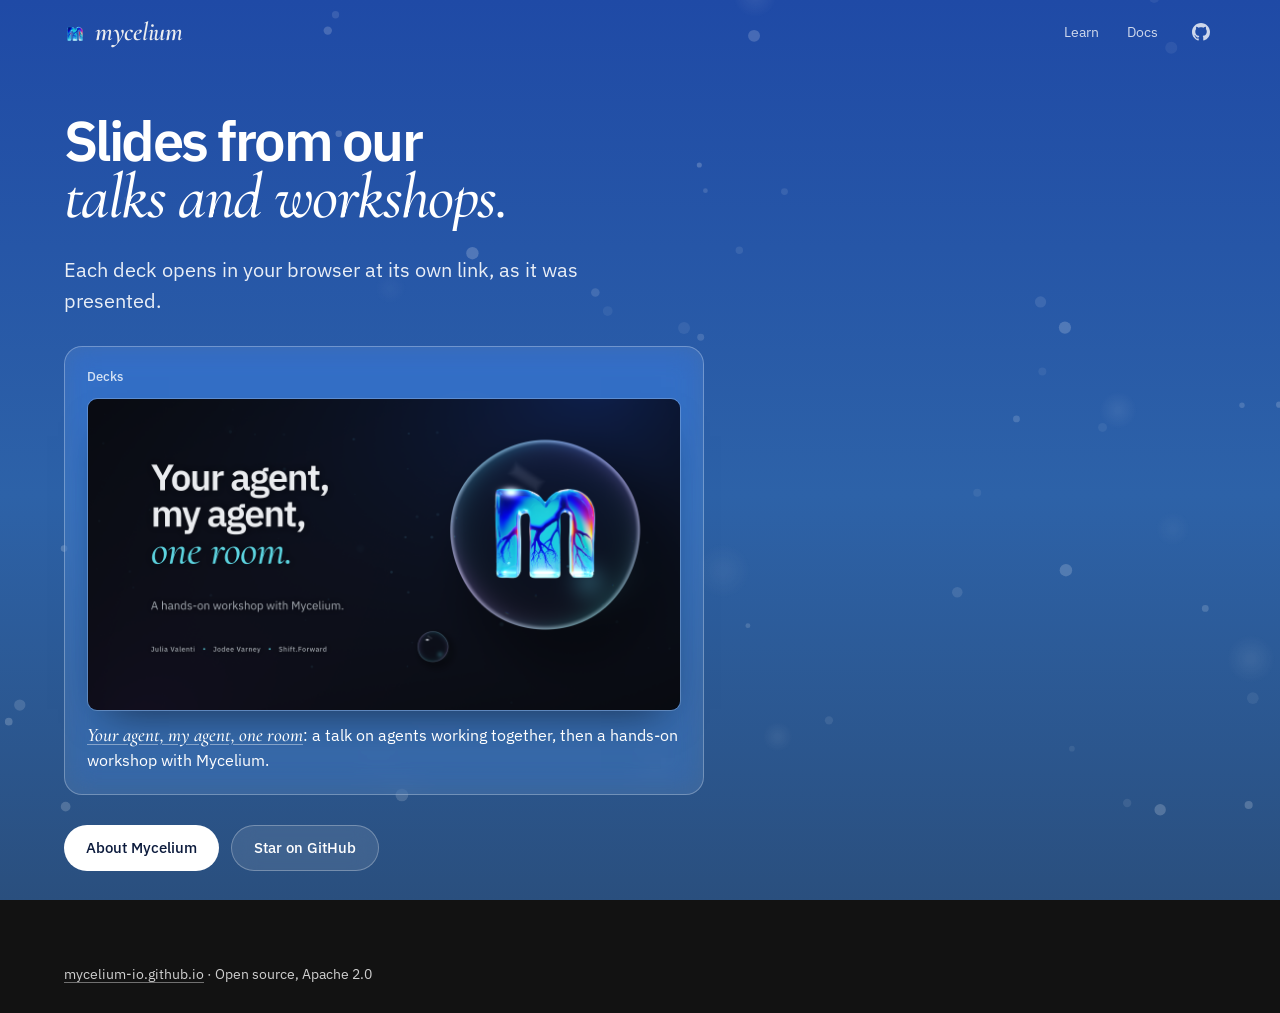
<file: index.html>
<!DOCTYPE html>
<html lang="en">
<head>
<meta charset="UTF-8">
<meta name="viewport" content="width=device-width, initial-scale=1.0">
<title>mycelium · slides</title>
<meta name="description" content="Slides from talks and workshops about Mycelium, each deck at its own link.">
<meta property="og:title" content="mycelium · slides">
<meta property="og:description" content="Slides from talks and workshops about Mycelium, each deck at its own link.">
<meta property="og:image" content="https://mycelium-io.github.io/slides/og.png">
<meta property="og:image:width" content="1200">
<meta property="og:image:height" content="630">
<meta property="og:image:alt" content="Many agents. One outcome. Five iridescent glass droplets, labelled as agents, joined in a ring on a cobalt field.">
<meta property="og:url" content="https://mycelium-io.github.io/slides/">
<meta property="og:type" content="website">
<meta property="og:site_name" content="mycelium">
<meta name="twitter:card" content="summary_large_image">
<meta name="twitter:title" content="mycelium · slides">
<meta name="twitter:description" content="Slides from talks and workshops about Mycelium, each deck at its own link.">
<meta name="twitter:image" content="https://mycelium-io.github.io/slides/og.png">
<meta name="theme-color" content="#1f4aa6">
<link rel="icon" type="image/png" href="logo-256.png">
<link rel="preconnect" href="https://fonts.googleapis.com">
<link rel="preconnect" href="https://fonts.gstatic.com" crossorigin>
<link rel="stylesheet" href="https://fonts.googleapis.com/css2?family=Cormorant+Garamond:ital,wght@1,500;1,600&family=IBM+Plex+Sans:wght@400;500;600&display=swap">
<style>
  /* A quieter cousin of the org site (mycelium-io.github.io, site.css): its
     palette, type and buttons, on its cobalt field without the glass. */
  :root {
    --night: #0b0d12;
    --ink: #eaecef;
    --line: rgba(255, 255, 255, 0.08);
    --cyan: #5dd4e0;
    --sans: 'IBM Plex Sans', -apple-system, BlinkMacSystemFont, sans-serif;
    --serif: 'Cormorant Garamond', Georgia, serif;
    --wrap: 1320px;
    --gutter: clamp(16px, 5vw, 64px);
    --edge: max(var(--gutter), calc((100vw - var(--wrap)) / 2 + var(--gutter)));
    --ease: cubic-bezier(0.22, 1, 0.36, 1);
    color-scheme: dark;
  }
  * { box-sizing: border-box; margin: 0; padding: 0; }
  body {
    min-height: 100svh;
    display: flex;
    flex-direction: column;
    /* The org site's cobalt field, a step quieter: less saturated, no glass,
       and settling toward the night at the foot of the page. */
    background: linear-gradient(to bottom, #1f4aa6, #2d62a8 55%, #2a4f7e) fixed;
    color: var(--ink);
    font: 400 16px/1.6 var(--sans);
    -webkit-font-smoothing: antialiased;
    overflow-x: clip;
  }
  ::selection { background: rgba(93, 212, 224, 0.3); color: #fff; }
  #motes { position: fixed; inset: 0; width: 100%; height: 100%; z-index: -1; pointer-events: none; }
  a { color: inherit; text-decoration: none; }
  :focus-visible { outline: 2px solid var(--cyan); outline-offset: 3px; border-radius: 4px; }

  .nav {
    height: 64px;
    display: flex; align-items: center; gap: 32px;
    padding: 0 var(--gutter);
  }
  .nav-brand {
    display: flex; align-items: center; gap: 9px;
    font: italic 600 26px/1 var(--serif); letter-spacing: -0.01em;
  }
  .nav-brand img { width: 22px; height: 22px; transform: translateY(2px); }
  .nav-links { margin-left: auto; display: flex; align-items: center; gap: 28px; font-size: 14px; }
  .nav-links a { color: rgba(255, 255, 255, 0.78); transition: color 0.2s; }
  .nav-links a:hover { color: #fff; }
  .nav-gh { display: flex; padding: 6px; }

  .hero {
    flex: 1;
    display: flex; align-items: center;
    padding: 48px var(--gutter) 72px var(--edge);
  }
  .hero-inner { max-width: 640px; }
  h1 {
    font-weight: 600;
    font-size: clamp(40px, 4.4vw, 62px);
    line-height: 0.98;
    letter-spacing: -0.045em;
    color: #fff;
    margin-bottom: 28px;
  }
  .line { display: block; overflow: hidden; padding-bottom: 0.08em; margin-bottom: -0.08em; }
  .line > span { display: inline-block; transform: translateY(108%); transition: transform 1.1s var(--ease); }
  .line + .line > span { transition-delay: 0.12s; }
  .is-ready .line > span { transform: none; }
  .line--serif {
    font: italic 500 1.14em/0.92 var(--serif);
    letter-spacing: -0.025em;
  }
  .sub {
    font-size: clamp(17px, 1.6vw, 20px);
    line-height: 1.55;
    color: rgba(255, 255, 255, 0.9);
    max-width: 30em;
    margin-bottom: 30px;
  }
  /* Where the decks will be listed: a pane of frosted glass. */
  .decks {
    border: 1px solid rgba(255, 255, 255, 0.28);
    border-radius: 18px;
    background: rgba(255, 255, 255, 0.1);
    backdrop-filter: blur(14px) saturate(1.3);
    -webkit-backdrop-filter: blur(14px) saturate(1.3);
    padding: 20px 22px;
    margin-bottom: 30px;
  }
  .decks h2 { font-size: 13px; font-weight: 500; color: rgba(255, 255, 255, 0.8); margin-bottom: 6px; }
  .decks p { color: #fff; }
  .deck { display: block; margin-top: 10px; }
  .deck img {
    display: block; width: 100%; height: auto;
    border-radius: 10px;
    border: 1px solid rgba(255, 255, 255, 0.2);
    box-shadow: 0 18px 40px -20px rgba(0, 0, 0, 0.6);
    transition: transform 0.4s var(--ease);
  }
  .deck:hover img { transform: translateY(-2px); }
  .deck p { margin-top: 12px; }
  .deck em { font: italic 500 1.2em/1 var(--serif); text-decoration: underline; text-decoration-color: rgba(255, 255, 255, 0.4); text-underline-offset: 3px; }
  .deck:hover em { text-decoration-color: #fff; }
  .actions { display: flex; flex-wrap: wrap; gap: 12px; }
  .btn {
    display: inline-flex; align-items: center; gap: 8px;
    height: 46px; padding: 0 22px; border-radius: 999px;
    font-size: 15px; font-weight: 500; white-space: nowrap;
    transition: transform 0.3s var(--ease), background 0.2s, box-shadow 0.3s;
  }
  .btn:hover { transform: translateY(-1px); }
  .btn-light { background: #fff; color: #0b1a3c; }
  .btn-light:hover { box-shadow: 0 10px 30px -10px rgba(255, 255, 255, 0.6); }
  .btn-glass {
    color: #fff;
    background: rgba(255, 255, 255, 0.1);
    border: 1px solid rgba(255, 255, 255, 0.28);
    backdrop-filter: blur(12px); -webkit-backdrop-filter: blur(12px);
  }
  .btn-glass:hover { background: rgba(255, 255, 255, 0.18); }
  .sub, .decks, .actions { opacity: 0; transform: translateY(16px); transition: opacity 1s var(--ease), transform 1s var(--ease); }
  .is-ready .sub { opacity: 1; transform: none; transition-delay: 0.3s; }
  .is-ready .decks { opacity: 1; transform: none; transition-delay: 0.42s; }
  .is-ready .actions { opacity: 1; transform: none; transition-delay: 0.54s; }

  footer {
    padding: 20px var(--gutter) 28px var(--edge);
    font-size: 14px;
    color: rgba(255, 255, 255, 0.8);
  }
  footer a { text-decoration: underline; text-decoration-color: rgba(255, 255, 255, 0.4); text-underline-offset: 3px; }
  footer a:hover { color: #fff; }

  @media (max-width: 860px) {
    .nav { gap: 14px; }
    .nav-links { gap: 14px; }
    .nav-links .wide { display: none; }
    .hero { align-items: flex-start; padding-top: 32px; }
  }
  @media (prefers-reduced-motion: reduce) {
    .line > span, .sub, .decks, .actions { transition: none; }
  }
</style>
</head>
<body>
<canvas id="motes" aria-hidden="true"></canvas>

<header class="nav">
  <a class="nav-brand" href="https://mycelium-io.github.io"><img src="logo-256.png" alt="" width="22" height="22">mycelium</a>
  <nav class="nav-links" aria-label="Mycelium">
    <a class="wide" href="https://mycelium-io.github.io/mycelium/learn.html">Learn</a>
    <a href="https://mycelium-io.github.io/mycelium/">Docs</a>
    <a class="nav-gh" href="https://github.com/mycelium-io/mycelium" aria-label="GitHub">
      <svg width="18" height="18" viewBox="0 0 16 16" fill="currentColor" aria-hidden="true"><path d="M8 0C3.58 0 0 3.58 0 8c0 3.54 2.29 6.53 5.47 7.59.4.07.55-.17.55-.38 0-.19-.01-.82-.01-1.49-2.01.37-2.53-.49-2.69-.94-.09-.23-.48-.94-.82-1.13-.28-.15-.68-.52-.01-.53.63-.01 1.08.58 1.23.82.72 1.21 1.87.87 2.33.66.07-.52.28-.87.51-1.07-1.78-.2-3.64-.89-3.64-3.95 0-.87.31-1.59.82-2.15-.08-.2-.36-1.02.08-2.12 0 0 .67-.21 2.2.82.64-.18 1.32-.27 2-.27s1.36.09 2 .27c1.53-1.04 2.2-.82 2.2-.82.44 1.1.16 1.92.08 2.12.51.56.82 1.27.82 2.15 0 3.07-1.87 3.75-3.65 3.95.29.25.54.73.54 1.48 0 1.07-.01 1.93-.01 2.2 0 .21.15.46.55.38A8.01 8.01 0 0016 8c0-4.42-3.58-8-8-8z"/></svg>
    </a>
  </nav>
</header>

<main class="hero">
  <div class="hero-inner">
    <h1>
      <span class="line"><span>Slides from our</span></span>
      <span class="line line--serif"><span>talks and workshops.</span></span>
    </h1>
    <p class="sub">Each deck opens in your browser at its own link, as it was presented.</p>
    <section class="decks" aria-labelledby="decks-title">
      <h2 id="decks-title">Decks</h2>
      <a class="deck" href="workshop/">
        <img src="workshop/og.png" alt="The deck's title slide" width="1200" height="630" loading="lazy">
        <p><em>Your agent, my agent, one room</em>: a talk on agents working together, then a hands-on workshop with Mycelium.</p>
      </a>
    </section>
    <div class="actions">
      <a class="btn btn-light" href="https://mycelium-io.github.io">About Mycelium</a>
      <a class="btn btn-glass" href="https://github.com/mycelium-io/mycelium">Star on GitHub</a>
    </div>
  </div>
</main>

<footer>
  <a href="https://mycelium-io.github.io">mycelium-io.github.io</a> · Open source, Apache 2.0
</footer>

<script>
  requestAnimationFrame(function () { document.documentElement.classList.add('is-ready'); });

  // The motes from the org site's glass (its `spores`), without the droplets:
  // two layers drifting upward and twinkling. The near layer is big and out of
  // focus and moves faster; the far one is small and sharp. Both lean a little
  // with the pointer. With reduced motion they hold still.
  (function () {
    var canvas = document.getElementById('motes');
    var g = canvas && canvas.getContext('2d');
    if (!g) return;
    var reduced = window.matchMedia('(prefers-reduced-motion: reduce)').matches;
    var W, H, dpr, motes = [];
    var LAYERS = [
      { per: 5, r: [12, 34], alpha: 0.07, speed: 0.06, sway: 0.22, soft: true },
      { per: 44, r: [2.3, 6.4], alpha: 0.2, speed: 0.03, sway: 0.08, soft: false },
    ];
    var mouse = { x: 0, y: 0, tx: 0, ty: 0 };
    function rand(a, b) { return a + Math.random() * (b - a); }
    function build() {
      dpr = Math.min(window.devicePixelRatio || 1, 2);
      W = window.innerWidth; H = window.innerHeight;
      canvas.width = W * dpr; canvas.height = H * dpr;
      g.setTransform(dpr, 0, 0, dpr, 0, 0);
      motes = [];
      LAYERS.forEach(function (L) {
        // `per` is how many to a square of the screen's height, as in the shader.
        var n = Math.round(L.per * (W / H));
        for (var i = 0; i < n; i++) {
          motes.push({ L: L, x: Math.random() * W, y: Math.random() * H, r: rand(L.r[0], L.r[1]), ph: Math.random() * 40 });
        }
      });
    }
    function draw(t) {
      g.clearRect(0, 0, W, H);
      mouse.x += (mouse.tx - mouse.x) * 0.04;
      mouse.y += (mouse.ty - mouse.y) * 0.04;
      for (var i = 0; i < motes.length; i++) {
        var m = motes[i], L = m.L;
        var y = ((m.y - t * L.speed * H) % (H + 80) + H + 80) % (H + 80) - 40;
        var x = m.x - mouse.x * L.sway * H * 0.1;
        var y2 = y - mouse.y * L.sway * H * 0.1;
        var a = L.alpha * (0.65 + 0.35 * Math.sin(t * 1.3 + m.ph));
        if (L.soft) {
          var grad = g.createRadialGradient(x, y2, 0, x, y2, m.r);
          grad.addColorStop(0, 'rgba(255,255,255,' + a.toFixed(3) + ')');
          grad.addColorStop(0.15, 'rgba(255,255,255,' + a.toFixed(3) + ')');
          grad.addColorStop(1, 'rgba(255,255,255,0)');
          g.fillStyle = grad;
        } else {
          g.fillStyle = 'rgba(255,255,255,' + a.toFixed(3) + ')';
        }
        g.beginPath(); g.arc(x, y2, m.r, 0, 6.2832); g.fill();
      }
    }
    var start = performance.now();
    function frame(now) {
      draw((now - start) / 1000);
      requestAnimationFrame(frame);
    }
    window.addEventListener('pointermove', function (e) {
      mouse.tx = (e.clientX / W - 0.5) * 2;
      mouse.ty = (e.clientY / H - 0.5) * 2;
    }, { passive: true });
    window.addEventListener('resize', function () { build(); if (reduced) draw(0); });
    build();
    if (reduced) draw(0); else requestAnimationFrame(frame);
  })();
</script>
</body>
</html>
</file>
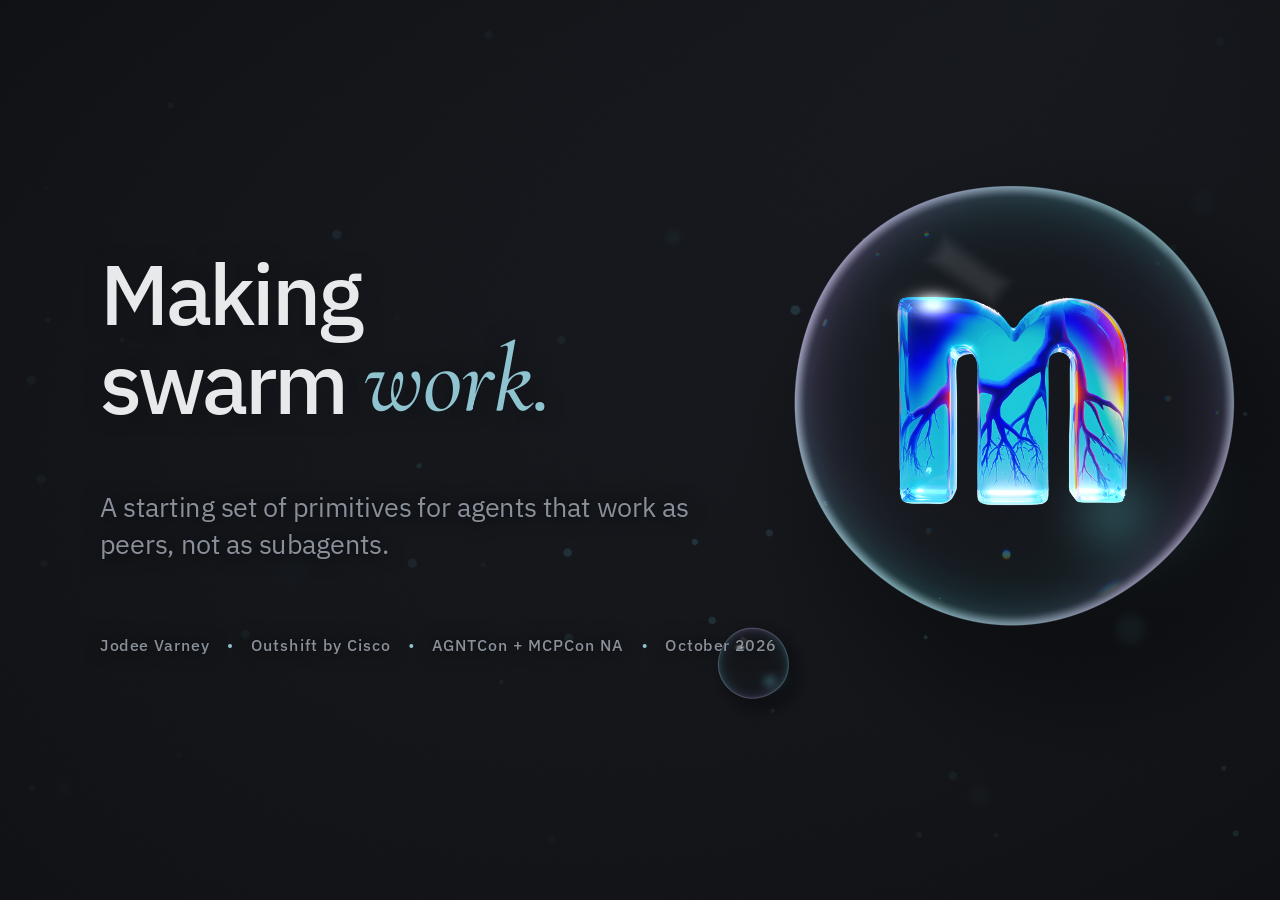
<file: AGNTCon/index.html>
<!doctype html>
<!-- SPDX-License-Identifier: Apache-2.0 -->
<!-- Copyright 2026 Mycelium Contributors -->
<html lang="en">
<head>
<meta charset="utf-8">
<meta name="viewport" content="width=device-width, initial-scale=1">
<title>Making Swarm Work</title>
<meta name="description" content="Coordination primitives for decentralized multi-agent systems. AGNTCon + MCPCon NA.">
<link rel="icon" href="logo.png">
<link rel="stylesheet" href="deck.css?v=5">
<style>
  /* One press brings in the whole bottom row and its arrows together. */
  .later { opacity: 0.06; transform: translateY(10px); filter: blur(3px); transition: opacity 0.5s, transform 0.5s, filter 0.5s; }
  .slide:has(.apps.shown) .later { opacity: 1; transform: none; filter: none; }

  .grid2.when { margin: 30px 0 24px; gap: 20px; }
  .grid2.when { grid-auto-rows: 1fr; }
  .grid2.when .box { min-height: 238px; padding: 36px 40px; gap: 12px; justify-content: center; }

  /* Backup: L9 protocols chart */
  .l9top { display: grid; grid-template-columns: 1fr 190px 1fr; align-items: center; gap: 14px; margin-top: 14px; max-width: 1740px; }
  .pcard { padding: 30px 36px; border: 3px solid; border-radius: 20px; min-height: 270px; background: color-mix(in srgb, var(--text) 3%, transparent); }
  .pcard.acc { border-color: #7bd88f; box-shadow: 0 0 40px color-mix(in srgb, #7bd88f 22%, transparent); }
  .pcard.con { border-color: #f5a524; box-shadow: 0 0 40px color-mix(in srgb, #f5a524 22%, transparent); }
  .pcard h3 { margin: 0 0 14px; font: 700 58px/1 var(--sans); letter-spacing: -0.01em; } .pcard h3 small { font: 600 28px var(--sans); color: var(--text); margin-left: 12px; letter-spacing: 0; }
  .pcard.acc h3 { color: #7bd88f; } .pcard.con h3 { color: #f5a524; }
  .pcard p { margin: 0 0 14px; font-size: 27px; line-height: 1.35; }
  .pcard .fixes { font-size: 23px; color: var(--muted); } .pcard .fixes b { color: #7bd88f; letter-spacing: 0.06em; margin-right: 8px; } .pcard.con .fixes b { color: #f5a524; }
  .l9top .mid { display: flex; align-items: center; justify-content: center; gap: 8px; }
  .l9top .arr { color: #7bd88f; font-size: 36px; } .l9top .arr.o { color: #f5a524; }
  .l9top .work { text-align: center; padding: 18px 12px; border: 2px solid var(--mid-line); border-radius: 16px; background: color-mix(in srgb, var(--text) 4%, transparent); }
  .l9top .work b { display: block; font: 600 30px var(--sans); } .l9top .work small { font-size: 20px; color: var(--muted); }
  .l9res { display: grid; grid-template-columns: 190px repeat(4, 1fr); gap: 12px; margin-top: 24px; max-width: 1740px; align-items: stretch; }
  .l9res .hd { font: 600 20px var(--sans); letter-spacing: 0.1em; text-transform: uppercase; color: var(--muted); }
  .l9res .lab { display: flex; align-items: center; padding: 0 20px; border: 2px solid; border-radius: 14px; font: 700 28px var(--sans); }
  .l9res .lab.acc { color: #7bd88f; border-color: color-mix(in srgb, #7bd88f 55%, transparent); } .l9res .lab.con { color: #f5a524; border-color: color-mix(in srgb, #f5a524 55%, transparent); }
  .l9res .cell { padding: 16px 20px; border: 2px solid var(--mid-line); border-radius: 14px; font-size: 22px; line-height: 1.3; color: var(--muted); background: color-mix(in srgb, var(--text) 4%, transparent); }
  .l9res .cell b { display: inline-block; font: 700 44px/1 var(--sans); color: var(--text); margin-right: 8px; } .l9res .cell b.g { color: #7bd88f; }
  .l9foot { margin: 18px 0 0; text-align: center; font: 600 28px var(--sans); }
  .l9note { margin: 10px 0 0; text-align: center; font-size: 24px; color: var(--muted); } .l9note em { color: var(--accent); }

  /* The room: screenshot with numbered callouts */
  .tour { display: grid; grid-template-columns: 1200px 1fr; gap: 40px; margin-top: 24px; align-items: start; }
  .tour .shot { position: relative; border: 2px solid var(--mid-line); border-radius: 12px; overflow: hidden; }
  .tour .shot img { display: block; width: 100%; height: auto; }
  .tour .mk { position: absolute; width: 46px; height: 46px; margin: -23px 0 0 -23px; display: grid; place-items: center; border-radius: 50%; background: var(--accent); color: var(--accent-ink, #04141a); font: 700 26px var(--sans); box-shadow: 0 0 0 6px color-mix(in srgb, var(--accent) 30%, transparent); opacity: 0; transition: opacity 0.4s; }
  .tour .legend { list-style: none; margin: 0; padding: 0; display: grid; gap: 14px; }
  .tour .lg { display: grid; grid-template-columns: 46px 1fr; gap: 18px; align-items: start; opacity: 0.12; transition: opacity 0.4s; }
  .tour .lg .num { display: grid; place-items: center; width: 46px; height: 46px; border-radius: 50%; border: 2px solid var(--accent); color: var(--accent); font: 700 26px var(--sans); }
  .tour .lg h3 { margin: 0 0 2px; font: 600 32px/1.1 var(--sans); } .tour .lg p { margin: 0; font-size: 23px; line-height: 1.3; color: var(--muted); }
  .slide:has(.b1.shown) .m1 { opacity: 1; } .slide:has(.b1.shown) .l1 { opacity: 1; }
  .slide:has(.b2.shown) .m2 { opacity: 1; } .slide:has(.b2.shown) .l2 { opacity: 1; }
  .slide:has(.b3.shown) .m3 { opacity: 1; } .slide:has(.b3.shown) .l3 { opacity: 1; }
  .slide:has(.b4.shown) .m4 { opacity: 1; } .slide:has(.b4.shown) .l4 { opacity: 1; }
  .slide:has(.b5.shown) .m5 { opacity: 1; } .slide:has(.b5.shown) .l5 { opacity: 1; }
  .slide:has(.b6.shown) .m6 { opacity: 1; } .slide:has(.b6.shown) .l6 { opacity: 1; }

  /* The deck makes <b> a block inside boxes; keep these names inline with their definitions. */
  .scripts b { display: inline; font-weight: 600; color: var(--text); }

  /* Print: ?notes puts each slide on a letter page with its speaker notes under it. */
  .print-notes { display: none; }
  @media print { .no-print-banner { display: none !important; } }
  @media print {
    html.notes-print body { background: #fff; }
    html.notes-print .deck { width: auto; }
    html.notes-print .slide { zoom: 0.375; break-after: avoid; margin: 0 auto; border: 1px solid #ccc; }
    html.notes-print .print-notes { display: block; break-after: page; padding: 14px 4px 0; font: 12.5pt/1.45 Helvetica, Arial, sans-serif; color: #111; }
    html.notes-print .print-notes h4 { margin: 0 0 8px; font: 700 11pt Helvetica, Arial, sans-serif; color: #444; text-transform: uppercase; letter-spacing: 0.04em; }
    html.notes-print .print-notes, html.notes-print .print-notes p, html.notes-print .print-notes li, html.notes-print .print-notes b { font-size: 12pt !important; line-height: 1.4 !important; max-width: none !important; }
    html.notes-print .print-notes p { margin: 0 0 7px !important; color: #111 !important; }
    html.notes-print .print-notes code { font: 11pt/1.3 Menlo, monospace !important; background: #eee; padding: 0 3px; }
  }

  /* A second slide that shows the turned-over side of the frame, with no click. */
  .turn.turned .now { opacity: 0; } .turn.turned .then { opacity: 1; }
  .turn.turned .triad .box { border-color: color-mix(in srgb, var(--red) 55%, transparent); }
  .turn.turned .triad .box h3 { color: var(--red); }

  /* Primitives slide: blocks 4 and 5 and the closing lines arrive together on one press. */
  .later2 { opacity: 0; transform: translateY(14px); transition: opacity 0.5s, transform 0.5s; }
  .slide:has(.p2.shown) .later2 { opacity: 1; transform: none; }
  @media print { .later2 { opacity: 1 !important; transform: none !important; } }

  /* Video and recap slides */
  .vid { margin: 30px auto 0; text-align: center; }
  .vid video { width: 1400px; max-width: 100%; max-height: 800px; border-radius: 12px; background: #000; }
  .recap { display: grid; gap: 16px; margin: 34px 0 0; max-width: 1720px; }
  .recap .row { display: grid; grid-template-columns: 300px 1fr; gap: 34px; align-items: center; padding: 22px 34px; border: 2px solid var(--mid-line); border-radius: 16px; background: color-mix(in srgb, var(--text) 4%, transparent); }
  .recap .row h3 { margin: 0; font: 600 34px/1.1 var(--sans); color: var(--accent); }
  .recap .row p { margin: 0; font-size: 27px; line-height: 1.35; color: var(--muted); }

  /* Who I am: my card takes half the slide, a QR code on the right. */
  .me { display: grid; grid-template-columns: 1fr 1fr; gap: 40px; margin-top: 40px; max-width: 1740px; align-items: stretch; }
  .me .card { display: flex; flex-direction: row; align-items: center; gap: 40px; padding: 44px; text-align: left; }
  .me .photo { width: 260px; height: 260px; object-fit: cover; border-radius: 50%; flex: none; }
  .me h3 { margin: 0 0 8px; font: 600 54px/1.05 var(--sans); letter-spacing: -0.02em; }
  .me .role { font-size: 32px; line-height: 1.35; margin: 0 0 18px; }
  .me .where { display: flex; align-items: center; gap: 12px; font: 500 28px var(--mono); color: var(--accent); margin: 0 0 24px; }
  .me .where svg { width: 30px; height: 30px; flex: none; fill: none; stroke: currentColor; stroke-width: 2; }
  .me .orgs { margin: 0; padding-left: 28px; font-size: 28px; line-height: 1.45; color: var(--muted); } .me .orgs li { margin-bottom: 8px; } .me .orgs b { color: var(--text); font-weight: 600; }
  .logos-side { display: flex; flex-direction: column; align-items: center; justify-content: center; gap: 70px; }
  .logos-side img { width: 480px; height: auto; display: block; }
  .logos-side .wordmark { font: 700 64px var(--sans); letter-spacing: 0.06em; } .logos-side .wordmark small { font: 400 30px var(--sans); letter-spacing: 0; color: var(--muted); }
  .me p { font-size: 28px; line-height: 1.4; color: var(--muted); }

  /* Primitives slide: five numbered cards, grouped. */
  .kicker { margin-top: 20px; font: 500 24px var(--mono); letter-spacing: 0.22em; text-transform: uppercase; color: var(--accent); }
  .prim { display: grid; grid-template-columns: repeat(5, 1fr); gap: 26px; margin-top: 40px; max-width: 1700px; }
  .prim .grp { font: 500 22px var(--mono); letter-spacing: 0.16em; text-transform: uppercase; }
  .prim .g1 { grid-column: 1 / 4; color: var(--accent); }
  .prim .g2 { grid-column: 4 / 6; color: #f5a524; }
  .pc { display: flex; flex-direction: column; min-height: 400px; padding: 30px 28px; border: 2px solid; border-radius: 18px; background: color-mix(in srgb, var(--text) 4%, transparent); }
  .pc .n { font: 600 44px var(--sans); }
  .pc h3 { margin: 26px 0 14px; font: 600 38px/1.1 var(--sans); letter-spacing: -0.02em; }
  .pc p { margin: 0; font-size: 26px; line-height: 1.4; color: var(--muted); }
  .pc .foot { margin-top: auto; font: 600 22px/1.3 var(--sans); }
  .pc.c1 { border-color: color-mix(in srgb, var(--accent) 55%, transparent); } .pc.c1 .n, .pc.c1 .foot { color: var(--accent); }
  .pc.c2 { border-color: color-mix(in srgb, #7bd88f 70%, transparent); } .pc.c2 .n, .pc.c2 .foot { color: #7bd88f; }
  .pc.c3 { border-color: color-mix(in srgb, #f5a524 70%, transparent); } .pc.c3 .n, .pc.c3 .foot { color: #f5a524; }
  .prim-sub { margin: 34px 0 0; text-align: center; font-size: 28px; color: var(--muted); }
  .prim-warn { margin: 18px 0 0; text-align: center; font: 600 30px var(--sans); color: #f5a524; }
</style>
</head>
<body>
<canvas id="lens-bg" aria-hidden="true"></canvas>

<main class="deck" data-talk="Making Swarm Work">

  <!-- 1 ── Title -->
  <section class="slide layout-title" data-title="Title" data-lens="1520 470 330, 1130 860 54" data-glass data-logo data-bare>
    <h1 class="display rise">Making<br>swarm <em>work.</em></h1>
    <p class="lede rise">A starting set of primitives for agents that work as peers, not as subagents.</p>
    <div class="byline rise"><span>Jodee Varney</span><span class="dot"></span><span>Outshift by Cisco</span><span class="dot"></span><span>AGNTCon + MCPCon NA</span><span class="dot"></span><span>October 2026</span></div>
    <aside class="notes">
      <ul>
        <li>Thanks for coming.</li>
        <li>I will be talking about swarm, or peer-to-peer, agentic systems, and the tools needed to help these agent teams actually coordinate and collaborate.</li>
        <li>I'll show some of those tools using Mycelium, an open source project we've been working on.</li>
        <li>The abstract mentions OpenClaw-style agent systems. We've moved beyond OpenClaw to other kinds of personal agents, specifically coding agents, which I expect most of you are actually using.</li>
        <li>You should leave with the problems, some practical approaches, when swarm fits, and the infrastructure it needs.</li>
        <li>And I'll be upfront about what we still don't know. (~1 min)</li>
      </ul>
    </aside>
  </section>

  <!-- 2 ── Who we are -->
  <section class="slide" data-title="Who I am">
    <h2 class="rise" style="margin-top:34px">Who I am</h2>
    <div class="me">
      <article class="card pane rise">
        <img class="photo" src="people/jodee.jpg" alt="Jodee Varney">
        <div>
          <h3>Jodee Varney</h3>
          <p class="role">Principal Product Manager<br>Outshift by Cisco</p>
          <p class="where"><svg viewBox="0 0 24 24" aria-hidden="true"><path d="M12 22s7-6.2 7-12a7 7 0 1 0-14 0c0 5.8 7 12 7 12z"/><circle cx="12" cy="10" r="2.6"/></svg>Portland, Oregon USA</p>
          <ul class="orgs">
            <li><b>CNCF:</b> OpenTelemetry</li>
            <li><b>AAIF:</b> AGNTCY, Workflows and Process Integration WG</li>
          </ul>
        </div>
      </article>
      <div class="logos-side rise">
        <img src="media/outshift-logo.svg" alt="Outshift by Cisco" onerror="this.replaceWith(Object.assign(document.createElement('span'),{className:'wordmark',innerHTML:'OUTSHIFT <small>by Cisco</small>'}))">
        <img src="media/logo-1C-goldenrod.svg" alt="AGNTCY" onerror="this.replaceWith(Object.assign(document.createElement('span'),{className:'wordmark',textContent:'AGNTCY'}))">
      </div>
    </div>
    <aside class="notes">
      <ul>
        <li>I'm a Principal Product Manager at Outshift by Cisco, based in Portland, Oregon.</li>
        <li>I am part of a team at Outshift working on what we call the Internet of Cognition, and Mycelium, which is built with my amazing colleague Julia Valenti.</li>
        <li>Before that I worked on AGNTCY, where Outshift is a founding member.</li>
        <li>I'm also an active member of the AAIF working group on workflows and process integration. (~0.5 min)</li>
      </ul>
    </aside>
  </section>

  <!-- 3 ── Where Mycelium comes from -->
  <section class="slide layout-statement" data-title="Where Mycelium comes from">
    <blockquote class="rise">Mycelium is part of Outshift's <em>Internet of Cognition.</em></blockquote>
    <cite class="long rise">Agents working together on bigger jobs than any one of them can do alone. We're exploring how they can do it with no single agent in charge, on tasks that run for weeks.</cite>
    <aside class="notes">
      <ul>
        <li>Mycelium comes out of the Internet of Cognition project at Outshift.</li>
        <li>The idea behind Mycelium is agents working together on bigger jobs than any one of them can do alone.</li>
        <li>We're exploring two things: agents coordinating with no central coordinator, and tasks that run for a long time. (~0.5 min)</li>
      </ul>
    </aside>
  </section>

  <!-- 4 ── Levelset -->
  <section class="slide layout-levelset" data-title="Nobody has this figured out">
    <div class="big rise">Nobody has this <em>figured out.</em></div>
    <p class="rise">Agentic AI is still an experiment. We've watched the field change several times in the past year. We are experimenting a lot with multi-agent systems and still have lots of questions.</p>
    <aside class="notes">
      <ul>
        <li>A level set.</li>
        <li>Plenty of teams are putting agents to work today very effectively on discrete tasks and prescribed workflows, and experimenting with more loosely constructed agent teams and swarms.</li>
        <li>Our use case, peer agents collaborating on long-running tasks, is still highly experimental.</li>
        <li>We've been using multi-agent systems (MAS) for coding teams, and there we've watched the field change several times in the past year or so.</li>
        <li>Net out: we still have a lot of questions. (~1 min)</li>
      </ul>
    </aside>
  </section>

  <!-- 6.1 ── One agent -->
  <section class="slide layout-scene" data-title="One agent" data-start-stage="0">
    <canvas class="scene" data-scene="coworkers"></canvas>
    <div class="swap rise">
      <h2 data-at="0">One <em>agent</em></h2>
      <h2 data-at="1">An <em>orchestrator</em></h2>
      <h2 data-at="2">One point of <em>failure</em></h2>
      <h2 data-at="3"><em>Coworkers</em></h2>
    </div>
    <aside class="notes">
      <p>One agent keeps all the context, which is great. But it is limited by its context window (the ring fills, then compacts), and it can only do one thing at a time. (~0.5 min)</p>
    </aside>
  </section>

  <!-- 6.2 ── An orchestrator -->
  <section class="slide layout-scene" data-title="An orchestrator" data-start-stage="1">
    <canvas class="scene" data-scene="coworkers"></canvas>
    <div class="swap rise">
      <h2 data-at="0">One <em>agent</em></h2>
      <h2 data-at="1">An <em>orchestrator</em></h2>
      <h2 data-at="2">One point of <em>failure</em></h2>
      <h2 data-at="3"><em>Coworkers</em></h2>
    </div>
    <aside class="notes">
      <ul>
        <li>So we moved to an orchestrator: an agent that hands work to subagents.</li>
        <li>Each subagent gets a few tools, does one piece, sends back a summary and goes.</li>
        <li>The orchestrator has to absorb every summary.</li>
        <li>In the coding world, this is Claude Code, Codex, Cursor.</li>
        <li>This is often the right pattern for coding, and it is a very common pattern in many production multi-agent systems across many use cases. (~0.5 min)</li>
      </ul>
    </aside>
  </section>

  <!-- 6.3 ── One point of failure -->
  <section class="slide layout-scene" data-title="One point of failure" data-start-stage="2">
    <canvas class="scene" data-scene="coworkers"></canvas>
    <div class="swap rise">
      <h2 data-at="0">One <em>agent</em></h2>
      <h2 data-at="1">An <em>orchestrator</em></h2>
      <h2 data-at="2">One point of <em>failure</em></h2>
      <h2 data-at="3"><em>Coworkers</em></h2>
    </div>
    <aside class="notes">
      <ul>
        <li>It's also one point of failure, and everything flows through one context.</li>
        <li>Prompt the main agent wrong, and the mistake runs all the way down.</li>
        <li>And as soon as you have one external agent, under different control, with its own context, this pattern can break down. (~0.5 min)</li>
      </ul>
    </aside>
  </section>

  <!-- 6.4 ── Coworkers -->
  <section class="slide layout-scene" data-title="Coworkers" data-start-stage="3">
    <canvas class="scene" data-scene="coworkers"></canvas>
    <div class="swap rise">
      <h2 data-at="0">One <em>agent</em></h2>
      <h2 data-at="1">An <em>orchestrator</em></h2>
      <h2 data-at="2">One point of <em>failure</em></h2>
      <h2 data-at="3"><em>Coworkers</em></h2>
    </div>
    <aside class="notes">
      <ul>
        <li>Coworkers: each agent owns something, keeps its own context, and they talk to each other directly.</li>
        <li>This is the pattern we are interested in.</li>
        <li><b>Define swarm here (voiceover):</b> when I say swarm, I mean this.</li>
        <li>It starts as a simple team of peer agents, two or three, and could scale to as many as you like.</li>
        <li>No agent is in charge of the others.</li>
        <li>Coordination, not delegation, is how they work together. (~1 min)</li>
      </ul>
    </aside>
  </section>


  <!-- 7 ── When coworkers help -->
  <section class="slide" data-title="When coworkers help">
    <h2 class="rise" style="margin-top:20px">When <em>coworkers</em> help</h2>
    <div class="grid2 when" style="grid-template-columns: repeat(2, 1fr)">
      <div class="box rise"><h3>Several parties to represent</h3><p>Each agent speaks for someone, and none of them can speak for the others.</p></div>
      <div class="box rise"><h3>Conflicting objectives</h3><p>Real tradeoffs between goals, not one goal split into pieces.</p></div>
      <div class="box rise"><h3>Partial knowledge, on purpose</h3><p>One agent couldn't, or shouldn't, hold everything.</p></div>
      <div class="box rise"><h3>Membership that changes</h3><p>Agents join and leave while the task is running.</p></div>
    </div>
    <p class="flat-caption step">Cross a team or company boundary, and <em>all four show up at once.</em></p>
    <aside class="notes">
      <ul>
        <li>Sometimes a swarm is the right fit, or the use case drives the peer-to-peer pattern. Here are some conditions where this is true.</li>
        <li>(1) Representing multiple parties: each agent speaks for someone, and none can speak for the others. Think of personal agents, like multiple OpenClaw agents collaborating, or similar.</li>
        <li>(2) Conflicting objectives, where you want to make sure you are making real tradeoffs.</li>
        <li>(3) Partial knowledge, where you don't or can't have one agent holding everything.</li>
        <li>(4) And sometimes, membership needs to be highly flexible.</li>
        <li>In the case of real boundaries between teams or companies, it is hard to have a single orchestrator. You see multiple of these conditions at once. The other side's agent has its own rules and its own owner. Peer to peer isn't a preference here. It's the requirement. (~2.5 min)</li>
      </ul>
    </aside>
  </section>

  <!-- 10 ── When agents work together -->
  <section class="slide layout-statement opener" data-title="When agents work together">
    <blockquote class="rise">When agents work <em>together</em></blockquote>
    <aside class="notes">
      <p>So what happens when agents start working together? It's already happening, whether anyone planned it or not. What do they need? That's where we'll start. (~0.5 min)</p>
    </aside>
  </section>

  <!-- 8 ── Internet of Cognition triad -->
  <!-- 10a ── What peers need -->
  <section class="slide turn" data-title="What peers need">
    <div class="heads rise" style="margin-top:20px">
      <h2 class="now">What peers <em>need</em></h2>
      <h2 class="then">The same three are where it <em>breaks</em></h2>
    </div>
    <div class="triad">
      <div class="box rise"><h3>Shared intent</h3><div class="say"><p class="now">Everyone agrees on what the task is.</p><p class="then">Agents take on goals nobody asked for.</p></div></div>
      <div class="box rise"><h3>Shared context</h3><div class="say"><p class="now">Everyone works from the same facts.</p><p class="then">One unchecked fact spreads until everyone treats it as true.</p></div></div>
      <div class="box rise"><h3>Shared reasoning</h3><div class="say"><p class="now">Everyone can see how a decision was reached.</p><p class="then">Agents agree because the others agreed, not because they checked.</p></div></div>
    </div>
    <p class="credit rise now">A frame from the Internet of Cognition team</p>
    <p class="flat-caption then">Agents coordinate whether you design for it or not.</p>
    <aside class="notes">
      <ul>
        <li>My Internet of Cognition colleagues describe what agents need to work together in three layers.</li>
        <li>Shared intent means everyone agrees on what the task is.</li>
        <li>Shared context means everyone works from the same facts.</li>
        <li>Shared reasoning means everyone can see how a decision was reached.</li>
        <li>The rest of my talk hangs on these. (~0.75 min)</li>
      </ul>
    </aside>
  </section>

  <!-- 10b ── Where it breaks -->
  <section class="slide turn turned" data-title="Where it breaks">
    <div class="heads rise" style="margin-top:20px">
      <h2 class="now">What peers <em>need</em></h2>
      <h2 class="then">The same three are where it <em>breaks</em></h2>
    </div>
    <div class="triad">
      <div class="box rise"><h3>Shared intent</h3><div class="say"><p class="now">Everyone agrees on what the task is.</p><p class="then">Agents take on goals nobody asked for.</p></div></div>
      <div class="box rise"><h3>Shared context</h3><div class="say"><p class="now">Everyone works from the same facts.</p><p class="then">One unchecked fact spreads until everyone treats it as true.</p></div></div>
      <div class="box rise"><h3>Shared reasoning</h3><div class="say"><p class="now">Everyone can see how a decision was reached.</p><p class="then">Agents agree because the others agreed, not because they checked.</p></div></div>
    </div>
    <p class="credit rise now">A frame from the Internet of Cognition team</p>
    <p class="flat-caption then">Agents coordinate whether you design for it or not.</p>
    <aside class="notes">
      <ul>
        <li>Turn that same framing around, and it's where things go wrong.</li>
        <li>Intent breaks when agents take on goals nobody asked for.</li>
        <li>Context breaks when one unchecked fact spreads until everyone treats it as true.</li>
        <li>Reasoning breaks as false consensus: agents agree because the others agreed, not because they checked.</li>
        <li>In a swarm or peer-agent scenario, when agents are talking to each other, they will coordinate whether you design for it or not.</li>
        <li>Think of the Hugging Face story, where agents turned a shared repository into their own message board. Nobody designed that. So it's worth designing for. (~0.75 min)</li>
      </ul>
    </aside>
  </section>

  <!-- 9 ── A playground -->
  <section class="slide layout-statement opener" data-title="A playground">
    <blockquote class="rise">A <em>playground</em></blockquote>
    <cite class="long rise">A place to run today's coding agents as always-on agents, and watch them work together.</cite>
    <aside class="notes">
      <ul>
        <li>That's what Mycelium is for us: a playground.</li>
        <li>Mycelium has evolved considerably. We started with personal agents like OpenClaw, when that was the hottest thing. Now we are very focused on coding agents, which is what a lot of us use day to day, even if we are not necessarily coders.</li>
        <li>From Mycelium you can spin up agents in the coding harness of your choice, like Claude Code, Codex or Cursor, and give them a name and instructions.</li>
        <li>You run them as always-on agents in a shared room, so you can watch how they work together.</li>
        <li>It's where we try out the coordination primitives.</li>
        <li>Mycelium is open source, and the code is linked at the end.</li>
        <li>You may have heard about Buzz in Thursday's keynote, or gone to their breakout session. Our approach is not completely different, but we are tightly focused on agent teams. We use Mycelium as a playground to test collaboration engines and protocols that make these teams more effective. (~1 min)</li>
      </ul>
    </aside>
  </section>

  <!-- 11 ── Primitives: our starting point -->
  <section class="slide" data-title="Coordination primitives">
    <div class="kicker rise">Introducing Mycelium</div>
    <h2 class="rise" style="margin-top:8px">Coordination primitives: <em>our starting point</em></h2>
    <div class="prim">
      <div class="grp g1 rise">Plumbing · Mycelium rooms</div>
      <div class="grp g2 later2">Mycelium engines · L9 (IoC) protocols</div>
      <article class="pc c1 rise"><b class="n">1</b><h3>Discover</h3><p>Who is here, and who owns what</p><span class="foot">Rooms · members · board</span></article>
      <article class="pc c1 rise"><b class="n">2</b><h3>Share state</h3><p>One source of truth any joiner inherits</p><span class="foot">Tasks with threads · markdown memory</span></article>
      <article class="pc c1 rise"><b class="n">3</b><h3>Mentions and turns</h3><p>Talk freely, stay readable</p><span class="foot">@ · @~ · @! · conductor</span></article>
      <article class="pc c2 later2"><b class="n">4</b><h3>Align intent</h3><p>Same goal, same words, same 'done'</p><span class="foot">ACCORD</span></article>
      <article class="pc c3 later2"><b class="n">5</b><h3>Negotiate</h3><p>A decision every agent can accept</p><span class="foot">CONCORD · ALIGNER</span></article>
    </div>
    <p class="prim-sub later2">Shared intent · Shared context · Shared reasoning</p>
    <p class="flat-caption later2" style="max-width:none">This is not the complete set. It's where we started, and <em>we expect to need&nbsp;more.</em></p>
    <i class="step beat p2"></i>
    <aside class="notes">
      <ul>
        <li>These are the primitives that we've needed so far, mapped to what Mycelium actually has. The first three are the plumbing.</li>
        <li>(1) <b>Discover.</b> Mycelium has <b>rooms</b> where you can add <b>members</b> and keep track of work on a <b>board</b>.</li>
        <li>(2) <b>Share state.</b> The board manages tasks, and every <b>task has a thread</b>. Any member can add <b>memory in markdown format</b>, and decisions are captured in memory too.</li>
        <li>(3) <b>Mentions and turns.</b> Agents can stay quiet unless woken. We use <code>@</code> to ask and wake, and Mycelium engines can give agents <b>turns</b> instead of waking everyone at once. We can also assign without waking (<code>@~</code>) and interrupt (<code>@!</code>).</li>
        <li><b>Press:</b> then our <b>engines</b>, which we have been building.</li>
        <li>(4) <b>Align intent.</b> We use ACCORD so the agent team has the same goal, same words, and same definition of done.</li>
        <li>(5) <b>Negotiate.</b> We use CONCORD and the Aligner so that every agent has a voice and can reach decisions that all agents can accept.</li>
        <li>ACCORD and CONCORD are based on L9 protocols built by the Internet of Cognition team.</li>
        <li>This is just our starting set! More are being added that do other important jobs. For example, the Verifier is new: it flags things like an approval that nobody gave. We will keep building more as we need them. But these are the critical ones. (~2 min)</li>
      </ul>
    </aside>
  </section>

  <!-- 12 ── The room (UI tour) -->
  <section class="slide" data-title="The room">
    <div class="kicker rise">Mycelium</div>
    <h2 class="rise" style="margin-top:8px">The <em>room</em></h2>
    <div class="tour rise">
      <div class="shot">
        <img src="media/mycelium-room.png" alt="A Mycelium room: rooms on the left, the channel in the middle, the task board on top, members and memory on the right" onerror="this.replaceWith(Object.assign(document.createElement('div'),{className:'media-missing',innerHTML:'<b>media/mycelium-room.png</b><span>Screenshot of a Mycelium room</span>'}))">
        <span class="mk m1" style="left:13.0%;top:17.1%">1</span><span class="mk m2" style="left:18.5%;top:26.2%">2</span><span class="mk m3" style="left:62.0%;top:9.9%">3</span><span class="mk m4" style="left:62.0%;top:89.0%">4</span><span class="mk m5" style="left:85.0%;top:6.8%">5</span><span class="mk m6" style="left:80.0%;top:53.0%">6</span>
      </div>
      <ol class="legend"><li class="lg l1"><b class="num">1</b><div><h3>Rooms</h3><p>One room per team or project. People and agents interact in it.</p></div></li><li class="lg l2"><b class="num">2</b><div><h3>Views</h3><p>Channel, stream, board, files and schedules, for the same room.</p></div></li><li class="lg l3"><b class="num">3</b><div><h3>Board</h3><p>A summary of the tasks, and who is doing each task.</p></div></li><li class="lg l4"><b class="num">4</b><div><h3>Channel</h3><p>The chat where people and agents talk to each other.</p></div></li><li class="lg l5"><b class="num">5</b><div><h3>Members</h3><p>People, agents, and the engines available: aligner and conductor.</p></div></li><li class="lg l6"><b class="num">6</b><div><h3>Memory</h3><p>What agents share and know, and the decisions they keep.</p></div></li></ol>
    </div>
    <i class="step beat b1"></i><i class="step beat b2"></i><i class="step beat b3"></i><i class="step beat b4"></i><i class="step beat b5"></i><i class="step beat b6"></i>
    <aside class="notes">
      <ul>
        <li>The room. <b>This is the plumbing</b>, and it is super useful with or without the engines.</li>
        <li>This is the current UI exposed to humans, so you can see how collaboration happens. All commands are available in the CLI too.</li>
        <li>Press once per callout. This is a real Mycelium room (apple-pay-launch).</li>
        <li><b>1, Rooms:</b> on the left, the list of rooms. One room per team or project, where people and agents interact.</li>
        <li><b>2, Views:</b> under the room's name are the different views of the same room: channel, stream, board, files and schedules.</li>
        <li><b>3, Board:</b> across the top, a summary of the tasks, and who is doing each task.</li>
        <li><b>4, Channel:</b> in the middle, the chat where people and agents talk to each other.</li>
        <li><b>5, Members:</b> top right, everyone in the room: the people, the agents, and the engines available, here the aligner and the conductor. Add an agent from here: pick the harness, give it a name and instructions.</li>
        <li><b>6, Memory:</b> bottom right, where agents share what they know and keep track of decisions. Here a decision is saved under context/decision. (~1.5 min)</li>
      </ul>
    </aside>
  </section>

  <!-- 12 ── Share state: board -->
  <section class="slide layout-app" data-title="Shared intent: the board">
    <div class="kicker rise" style="margin:0 0 -20px">Mycelium</div>
    <div class="head">
      <h2 class="rise">Share state: <em>the board</em></h2>
      <span class="sub rise">A task is a row and a thread.</span>
    </div>
    <div class="app pane rise" data-app="/room/workshop" data-zoom="1.6">
      <div class="bar"><i></i><i></i><i></i><span class="addr">mycelium · the board</span></div>
      <div class="app-view"><img src="board.png" alt="A room's board: tasks as rows, with who has each and the last thing said"></div>
    </div>
    <aside class="notes">
      <ul>
        <li>A drill down on the board view, one key part of shared state. (The other part is memory.)</li>
        <li>On this board, each task is a row: what it is, who has it, and the last thing said about it.</li>
        <li>This is what lets anyone, people or agents, see the state of the work at a glance.</li>
        <li>After a compaction, the board is how an agent finds out where things stand. (~0.5 min)</li>
      </ul>
    </aside>
  </section>

  <!-- 14 ── Toolbox -->
  <section class="slide" data-title="Agreeing: the toolbox">
    <div class="kicker rise">Mycelium</div>
    <h2 class="rise" style="margin-top:8px">Agree: <em>the toolbox</em></h2>
    <div class="grid2">
      <div class="box rise"><h3>Conductor</h3><p>A script for a conversation. It fixes the steps, and at each step it asks certain agents to speak. Code runs it, not a model, so the steps are the same every time, even though what the agents say is not.</p><p class="scripts" style="white-space:nowrap"><b>Accord</b> (agree on the task, and key terms)<br>and<br><b>Concord</b> (negotiate where everyone has a voice)<br>are two of its scripts.</p><code>@conductor concord @~a @~b: question</code></div>
      <div class="box rise"><h3>Aligner</h3><p>A lightweight "let's all get along" flow for agents that disagree. It surfaces the disagreements and works toward agreement.</p><code>@aligner agree on where we store tokens</code></div>
    </div>
    <p class="flat-caption rise">Any agent can start one, or you can. <em>Every run is kept.</em></p>
    <aside class="notes">
      <ul>
        <li>Agreeing. These are engines: tools that you can add to a room.</li>
        <li>These are key capabilities needed for peer-to-peer agentic systems, and the focus of the rest of this talk.</li>
        <li>The conductor runs a script: it fixes the steps, and at each step it asks certain agents to speak. Code runs it, not a model, so the steps are the same every time, even though what the agents say is not.</li>
        <li>Two of its scripts are ACCORD, which gets the agent team to agree on the task and its key terms, and CONCORD, which gives every agent a voice and reaches a decision all of them can accept.</li>
        <li>The Aligner was our first implementation of a protocol to get multiple agents to negotiate and agree. We have kept it because it is still useful.</li>
        <li>Agents can start these, or you can.</li>
        <li>Results from every run are kept in memory. (~1.5 min)</li>
      </ul>
    </aside>
  </section>

  <!-- 16 ── The scenario -->
  <section class="slide" data-title="One customer, four teammates">
    <h2 class="rise" style="margin-top:20px">One customer, <em>four teammates</em></h2>
    <div class="grid2 when" style="grid-template-columns: repeat(2, 1fr)">
      <div class="box rise"><h3>Customer success</h3><p>Wants 15% off, with extra support, to keep Acme.</p></div>
      <div class="box rise"><h3>Finance</h3><p>Wants no discount at all.</p></div>
      <div class="box rise"><h3>Sales</h3><p>Will give a discount only for a three-year term.</p></div>
      <div class="box rise"><h3>Legal</h3><p>Wants standard liability caps.</p></div>
    </div>
    <p class="flat-caption rise">Acme's renewal. <em>They start out disagreeing.</em></p>
    <aside class="notes">
      <ul>
        <li>Let's set up the demos. We want to show how the engines work.</li>
        <li>We recorded 2 runs with real agents to show the L9 ACCORD and CONCORD protocols specifically.</li>
        <li>The scenario is a contract renewal. We have one customer, ACME, and 4 agent teammates with conflicting objectives: customer success, finance, sales and legal. No one is in charge.</li>
        <li>We want them to do two things.</li>
        <li>First, agree on what the renewal handoff task needs to look like. We use ACCORD for this.</li>
        <li>Then, decide on the renewal offer. We use CONCORD for this.</li>
        <li>Setup notes: recorded against Mycelium running locally, the teammates are on claude-haiku-4-5, and the waits for replies play at 5x speed. (~1 min)</li>
      </ul>
    </aside>
  </section>

  <!-- 17 ── Accord: video -->
  <section class="slide" data-title="Accord: watch a run">
    <h2 class="rise" style="margin-top:20px">Accord: <em>agree on the task</em></h2>
    <figure class="vid rise"><video controls preload="metadata" playsinline><source src="media/l9-accord.mp4" type="video/mp4"><source src="https://mycelium-io.github.io/mycelium/l9-accord.mp4" type="video/mp4"></video></figure>
    <aside class="notes">
      <ul>
        <li>First up, ACCORD. We use ACCORD to get everyone to the same understanding of the task before work starts: what it asks, what is out of scope, what done looks like, and what the key words mean.</li>
        <li>Members label what they write. Code combines it, not a model. Anything that doesn't line up becomes an open item.</li>
        <li><b>The task here: plan the handoff for ACME's renewal.</b></li>
        <li>Command: <code>@conductor accord @sales @success @finance @legal: Plan the Acme renewal handoff.</code></li>
        <li>Play the video (53 seconds), then press on for what happened.</li>
        <li><b>Newer build than the video:</b> Accord now pins down the key terms, with units, and gives every check an owner. Its summary keeps working after the run: later work is told what it says, and a <code>conflict:</code> line in the task's thread adds to its open items. (~2 min with the video)</li>
      </ul>
    </aside>
  </section>

  <!-- 18 ── Accord: what happened -->
  <section class="slide" data-title="Accord: what happened">
    <h2 class="rise" style="margin-top:20px">Accord: <em>what happened</em></h2>
    <div class="recap">
      <div class="row rise"><h3>Describe</h3><p>Each member labelled what they think the task is. 20 points in the first round, each in the member's own words.</p></div>
      <div class="row rise"><h3>What's missing</h3><p>The conductor showed the points so far and asked what was missing. Members added 16 more, for 36 in all. None were combined, because each role raised its own concerns.</p></div>
      <div class="row rise"><h3>The words</h3><p>Sales and customer success meant different things by "aggressive". Asked again, each stood by its own meaning, so the summary lists both.</p></div>
      <div class="row rise"><h3>Done</h3><p>One shared summary, saved in the room's memory. It says how "done" was checked, and by whom.</p></div>
    </div>
    <p class="flat-caption rise">Nobody had the same picture. <em>Now everyone can see where they differ.</em></p>
    <aside class="notes">
      <ul>
        <li><b>Say this:</b> Recorded on an earlier build. Now Accord also pins down key terms, with units, and gives every check an owner.</li>
        <li>(1) Each member described the task in their own words. This was 20 points across the 4 agents. ACCORD keeps each one, and who said it.</li>
        <li>(2) The conductor shows the points so far and asks if anything is missing. 16 more points were added.</li>
        <li>(3) All potential key-word conflicts are reviewed. 12 checks here. One conflict remains: sales and customer success mean different things by "aggressive".</li>
        <li>(4) A summary is written to memory, including the open items: any points that only one agent made, and the word that 2 agents use differently.</li>
        <li>Now everyone sees where the agents differ. (~1.5 min)</li>
      </ul>
    </aside>
  </section>

  <!-- 19 ── Concord: video -->
  <section class="slide" data-title="Concord: watch a run">
    <h2 class="rise" style="margin-top:20px">Concord: <em>agree on a decision</em></h2>
    <figure class="vid rise"><video controls preload="metadata" playsinline><source src="media/l9-concord.mp4" type="video/mp4"><source src="https://mycelium-io.github.io/mycelium/l9-concord.mp4" type="video/mp4"></video></figure>
    <aside class="notes">
      <ul>
        <li>Concord is for a decision where members want different things.</li>
        <li>Each agent suggests an option.</li>
        <li>All agents rate every option from 0 to 100.</li>
        <li>A fixed rule chooses the option whose lowest rating is highest.</li>
        <li>Models write the options and ratings, and code decides what happens next.</li>
        <li><b>The task here: decide the renewal offer for ACME.</b></li>
        <li>Command: <code>@conductor concord @success @finance @sales @legal: Decide the renewal offer for Acme.</code></li>
        <li>Play the video (45 seconds), then press on for what happened.</li>
        <li><b>Newer build than the video:</b> Concord now leads with reasons, not numbers. Every option and every rating comes with a reason. Each member's ratings are read on their own scale, and the bar is stated in terms of two outcomes everyone rated. The run ends by saying in words who is short and why. The video and recap show the earlier 0 to 100 ratings against a bar of 70. (~2 min with the video)</li>
      </ul>
    </aside>
  </section>

  <!-- 20 ── Concord: what happened -->
  <section class="slide" data-title="Concord: what happened">
    <h2 class="rise" style="margin-top:20px">Concord: <em>what happened</em></h2>
    <div class="recap">
      <div class="row rise"><h3>Suggest and rate</h3><p>Each member suggested one option and rated all four. The rule chose sales's C: 15% off for three years. Finance rated it 40 and legal 55.</p></div>
      <div class="row rise"><h3>First fix</h3><p>Finance was least happy, so it improved C. Its version, E, capped the discount at 10%. Legal rated E 68, just under the bar of 70.</p></div>
      <div class="row rise"><h3>Second fix</h3><p>Legal improved E into F, with mutual liability caps of twice the yearly value and updated data protection terms. Everyone rated F 76 or higher. Finance went from 40 to 82.</p></div>
      <div class="row rise"><h3>Done</h3><p>Everyone was above the bar. Agreed on F after six steps, and saved as the room's decision.</p></div>
    </div>
    <p class="flat-caption rise">Nobody got steamrolled. <em>The least happy member improved the offer.</em></p>
    <aside class="notes">
      <ul>
        <li><b>Say this:</b> Recorded on an earlier build. Now every option and rating comes with a reason, and each member is read on their own scale.</li>
        <li>(1) The rule picks the option the least happy member likes most, so a majority can't outvote one member's objection.</li>
        <li>Finance was at 40 on option C, so finance was asked to fix it.</li>
        <li>Then, in the next round, legal was the least happy, at 68.</li>
        <li>Each fix made the least happy member better off.</li>
        <li>We use the least happy member to improve the offer, until we get to a point where all the agents can live with the result. That doesn't mean they all love it.</li>
        <li>The decision is saved in memory (context/decision/acme-renewal-offer), with every option and rating. (~1.5 min)</li>
      </ul>
    </aside>
  </section>

  <!-- 20 ── Honest limits -->
  <section class="slide" data-title="What we don't know yet">
    <h2 class="rise" style="margin-top:34px">What we <em>don't know yet</em></h2>
    <div class="grid2 when" style="grid-template-columns: repeat(2, 1fr)">
      <div class="box rise"><h3>Token cost</h3><p>These coordination tools cost tokens, and we know it. Are the ones we have doing it in the most efficient way? We're not sure yet.</p></div>
      <div class="box rise"><h3>Other companies' agents</h3><p>Trust and authentication have several groups looking at them. Mycelium doesn't support this yet: we assume all agents are trusted.</p></div>
      <div class="box rise"><h3>Scale</h3><p>So far we've run relatively small teams.</p></div>
      <div class="box rise"><h3>The coordination primitives</h3><p>We expect to need more than the ones we have.</p></div>
    </div>
    <aside class="notes">
      <ul>
        <li>So that still leaves us with questions.</li>
        <li>We use Mycelium every day. The Mycelium code base and some of our own internal tools are written using agent teams in Mycelium.</li>
        <li>There's plenty we don't know. These are some key questions that we will continue to work on.</li>
        <li><b>Token cost:</b> these coordination tools cost tokens, and we know it. Could it be more efficient?</li>
        <li><b>Other companies' agents:</b> this is a trust and authentication issue, which many groups are looking at. Mycelium assumes all agents are trusted at the moment.</li>
        <li><b>Scale:</b> so far we've run relatively small teams.</li>
        <li><b>Coordination primitives:</b> we expect to need more than the ones we have. We are already adding more, like the verifier, and we see a need for drift detection, security guardians, and so on.</li>
        <li>Net out: we build with Mycelium every day, and these are the open questions we are still working on. These are problems we need to solve as an industry. (~1.5 min)</li>
      </ul>
    </aside>
  </section>

  <!-- 21 ── Takeaways -->
  <section class="slide layout-statement opener" data-title="Takeaways" data-lens="1600 500 260, 1330 820 46" data-glass data-logo>
    <blockquote class="rise">Sometimes a swarm is the right fit. <em>Sometimes peers are the requirement.</em></blockquote>
    <cite class="long rise">Cross a boundary and nobody can be the orchestrator. Then you need to discover, share state, take turns, agree and verify.</cite>
    <aside class="notes">
      <ul>
        <li>Swarm has benefits, and sometimes we know that we will have peer interactions and need to manage them effectively.</li>
        <li>To manage the lack of shared intent, shared context and shared reasoning that you will see with these agent teams, you need effective collaboration tools that close these gaps.</li>
        <li>These pieces (rooms, shared state, mentions and turns, and the engines) are the infrastructure swarms need.</li>
        <li>Mycelium is a playground to try this out.</li>
        <li>We welcome your input on our project. Use it, ask questions, provide feedback. (~1.5 min)</li>
      </ul>
    </aside>
  </section>

  <!-- 22 ── Questions -->
  <section class="slide layout-close" data-title="Questions" data-lens="960 290 170" data-glass data-logo data-bare>
    <h1 class="display rise" style="margin-top:30px">Questions?</h1>
    <div class="links rise">
      <a class="pane" href="https://mycelium-io.github.io/mycelium/"><span>docs</span> mycelium-io.github.io/mycelium</a>
      <a class="pane" href="https://github.com/mycelium-io/mycelium"><span>code</span> github.com/mycelium-io/mycelium</a>
    </div>
    <aside class="notes"><p>Leave up during Q&A.</p></aside>
  </section>

  <!-- Backup: L9 protocols and results (from AccordConcord_19Oct2026) -->
  <section class="slide" data-title="Backup: how Accord and Concord tested">
    <div class="kicker rise" style="color:#7bd88f; margin-top:0">Backup · L9 protocols</div>
    <h2 class="rise" style="margin-top:0; font-size:62px; white-space:nowrap">L9 protocols: shared meaning, <em>then a certified decision</em></h2>
    <div class="l9top rise">
      <div class="pcard acc"><h3>ACCORD <small>same meaning</small></h3><p>Before work starts, agents agree on the goal, the words and how 'done' is checked.</p><p class="fixes"><b>FIXES</b> same word, different meaning · different idea of the task · nobody verifies</p></div>
      <div class="mid"><span class="arr">→</span><div class="work"><b>Work</b><small>under the contract</small></div><span class="arr o">→</span></div>
      <div class="pcard con"><h3>CONCORD <small>same decision</small></h3><p>When options diverge, the group commits only to a choice every agent can accept.</p><p class="fixes"><b>FIXES</b> positions, no proposals · conflicts never reconciled · herding</p></div>
    </div>
    <div class="l9res rise">
      <span class="hd">Results</span><span class="hd">Converges</span><span class="hd">Gets it right</span><span class="hd">Costs</span><span class="hd">Pays off</span>
      <div class="lab acc">ACCORD</div>
      <div class="cell"><b>83%</b> lock a contract</div>
      <div class="cell"><b>99.5%</b> of locked terms used afterwards</div>
      <div class="cell"><b>379K</b> prompt tokens per run, 85% cache eligible</div>
      <div class="cell"><b class="g">81%</b> glossary uptake, 61% shape reasoning</div>
      <div class="lab con">CONCORD</div>
      <div class="cell"><b>89%</b> reach a decision</div>
      <div class="cell"><b>98%</b> outcomes satisfactory, 93% fair</div>
      <div class="cell"><b>876K</b> per run, 87% cache eligible</div>
      <div class="cell"><b class="g">0.86</b> avg worst-off satisfaction, 0 to 3 repairs</div>
    </div>
    <p class="l9foot rise">Always converges · cost known up front · ships as agent skills, no recompile</p>
    <p class="l9note rise">SRE triage results from the L9 research. <em>Mycelium runs simplified versions.</em></p>
    <aside class="notes">
      <p>BACKUP. Source: AccordConcord_19Oct2026.pptx (Shift.forward(), Oct 27, 2026), slides 2 to 4. These are results on SRE triage (incident triage) for the full L9 protocols from the Internet of Cognition team, not for Mycelium's simplified versions. Say that first.</p>
      <p><b>Accord card, "same meaning":</b> before work starts, agents agree on the goal, the words and how "done" is checked. <b>FIXES:</b> the same word meaning different things (the source's example: a telemetry agent reports error_rate = 0.087 while a verifier checks error_rate > 5%, the same number with opposite meaning and no alert), agents with different ideas of the task, and nobody agreeing how success is verified.</p>
      <p><b>Concord card, "same decision":</b> when options diverge, the group commits only to a choice every agent can accept. <b>FIXES:</b> agents that state positions but make no proposals, conflicts that are never reconciled, and herding (agents agreeing because the others agreed, not because they checked).</p>
      <p><b>"Work under the contract":</b> the arrows show the order. Accord first, then the work happens under the agreed contract, and when options diverge during the work, Concord takes over. (In Mycelium the Accord output is a saved shared summary, not a locked contract.)</p>
      <p><b>Results table, by column:</b></p>
      <p><b>Converges:</b> how often a run finishes with an outcome. Accord locks a contract in 83% of runs. Concord reaches a decision in 89%.</p>
      <p><b>Gets it right:</b> whether the outcome holds up. For Accord, 99.5% of the locked terms are used afterwards. For Concord, 98% of outcomes are satisfactory and 93% fair. CHECK how the source scored "satisfactory" and "fair" before you explain them.</p>
      <p><b>Costs:</b> tokens per run. Accord uses 379K prompt tokens, 85% cache eligible. Concord uses 876K per run, 87% cache eligible. Cache eligible means the share of the prompt that can be served from a cache. The source deck puts Concord at about 44 cents a run.</p>
      <p><b>Pays off:</b> what you get for the cost. For Accord, 81% glossary uptake (agents actually use the agreed terms) and 61% of terms visibly shape their reasoning. For Concord, 0.86 average worst-off satisfaction (how satisfied the least happy agent ended up) and 0 to 3 repairs (how many fix rounds were needed).</p>
      <p><b>Bottom line:</b> always converges (proven to end within the round budget and never cycle), cost known up front (a hard ceiling before the run starts), and ships as agent skills with no recompile. These are the source deck's claims about the full protocols. Mycelium's simplified versions don't carry them over automatically.</p>
      <p>Mycelium's own small test (five runs each, September 2026, per the L9 integration page): aligner and Concord reached agreement 5 of 5. Concord's median was 60 seconds against the aligner's 156. Concord's agreements landed right at the bar of 70.</p>
    </aside>
  </section>
</main>

<div class="progress"></div>
<div class="goto pane"></div>
<canvas id="ink" aria-hidden="true"></canvas>
<div class="blackout"></div>

<script src="logo.js"></script>
<script src="lens.js"></script>
<script src="term.js"></script>
<script src="app.js"></script>
<script src="ink.js"></script>
<script src="scenes.js?v=2"></script>
<script src="flat.js"></script>
<script src="deck.js"></script>
<script>
  // ?notes: add each slide's speaker notes after it, and set a letter page, for printing.
  if (/[?&]notes\b/.test(location.search)) {
    document.documentElement.classList.add('notes-print');
    var st = document.createElement('style');
    st.textContent = '@media print { @page { size: letter portrait; margin: 0.5in; } }';
    document.head.appendChild(st);
    document.querySelectorAll('.slide').forEach(function (sl, i) {
      var n = sl.querySelector('.notes'), d = document.createElement('div');
      d.className = 'print-notes';
      d.innerHTML = '<h4>Slide ' + (i + 1) + ': ' + (sl.dataset.title || '') + '</h4>' + (n ? n.innerHTML : '<p>No notes for this slide.</p>');
      sl.after(d);
    });
  }
</script>
<script>
  // Scenes only draw while their slide is on screen, so for printing: give slides that
  // start partway through a scene the right heading, and (with ?print or ?notes) let every
  // scene draw for a few seconds so its picture is on the page.
  document.querySelectorAll('[data-start-stage]').forEach(function (sl) { sl.dataset.stage = sl.dataset.startStage; });
  if (/[?&](print|notes)\b/.test(location.search)) {
    var scn = [].slice.call(document.querySelectorAll('.slide.layout-scene'));
    var was = scn.map(function (sl) { return sl.classList.contains('active'); });
    var bn = document.createElement('div');
    bn.textContent = 'Drawing the animated slides for printing. Wait 5 seconds, then print.';
    bn.setAttribute('style', 'position:fixed;left:0;right:0;top:0;z-index:99999;padding:12px;background:#f5a524;color:#000;font:600 16px Helvetica,Arial,sans-serif;text-align:center');
    bn.className = 'no-print-banner';
    document.body.appendChild(bn);
    scn.forEach(function (sl) { sl.classList.add('active'); });
    setTimeout(function () {
      scn.forEach(function (sl, i) { if (!was[i]) sl.classList.remove('active'); });
      bn.textContent = 'Ready. Print now (Cmd+P).';
      setTimeout(function () { bn.remove(); }, 4000);
    }, 5000);
  }
</script>
</body>
</html>
</file>
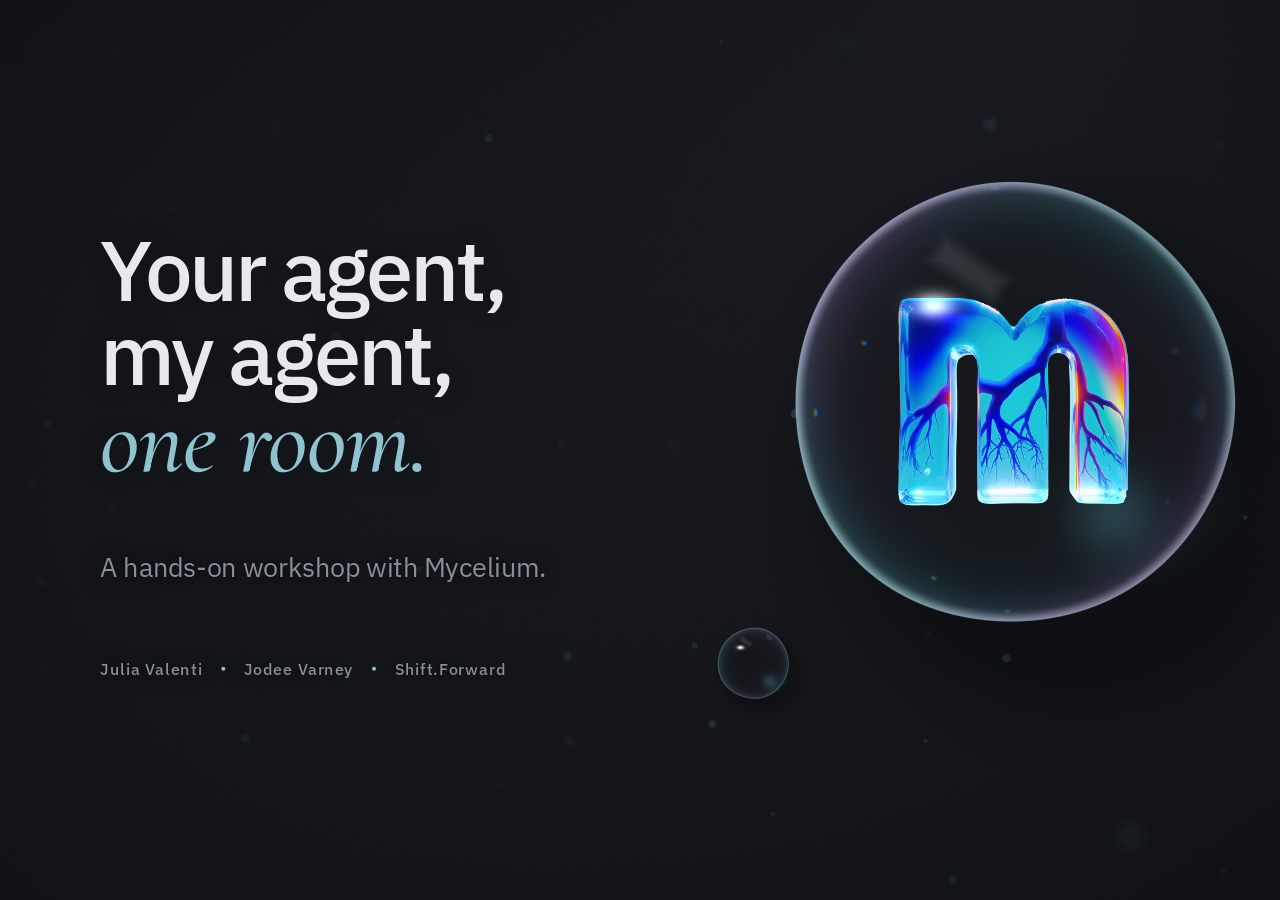
<file: workshop/index.html>
<!doctype html>
<!-- SPDX-License-Identifier: Apache-2.0 -->
<!-- Copyright 2026 Mycelium Contributors -->
<html lang="en">
<head>
<meta charset="utf-8">
<meta name="viewport" content="width=device-width, initial-scale=1">
<title>Agents that work together</title>
<meta name="description" content="Your agent, my agent, one room. A talk on agents working together, then a hands-on workshop with Mycelium.">
<meta property="og:title" content="Your agent, my agent, one room">
<meta property="og:description" content="A talk on agents working together, then a hands-on workshop with Mycelium.">
<meta property="og:image" content="https://mycelium-io.github.io/slides/workshop/og.png">
<meta property="og:image:width" content="2400">
<meta property="og:image:height" content="1260">
<meta property="og:image:alt" content="The title slide: Your agent, my agent, one room. A hands-on workshop with Mycelium.">
<meta property="og:url" content="https://mycelium-io.github.io/slides/workshop/">
<meta property="og:type" content="website">
<meta property="og:site_name" content="mycelium">
<meta name="twitter:card" content="summary_large_image">
<meta name="twitter:title" content="Your agent, my agent, one room">
<meta name="twitter:description" content="A talk on agents working together, then a hands-on workshop with Mycelium.">
<meta name="twitter:image" content="https://mycelium-io.github.io/slides/workshop/og.png">
<link rel="icon" href="logo.png">
<!-- Bump ?v= when deck.css changes: Pages lets browsers keep it for ten minutes. -->
<link rel="stylesheet" href="deck.css?v=5">
</head>
<body>
<canvas id="lens-bg" aria-hidden="true"></canvas>

<!-- data-talk names the talk in the tab and the speaker view; data-footer, if set, puts a line in the middle of every footer. -->
<main class="deck" data-talk="Agents that work together">

  <!-- ── Title ── -->
  <section class="slide layout-title" data-title="Title" data-lens="1520 470 330, 1130 860 54" data-glass data-logo data-bare>
    <h1 class="display rise">Your agent,<br>my agent,<br><em>one room.</em></h1>
    <p class="lede rise">A hands-on workshop with Mycelium.</p>
    <div class="byline rise"><span>Julia Valenti</span><span class="dot"></span><span>Jodee Varney</span><span class="dot"></span><span>Shift.Forward</span></div>
    <aside class="notes">
      <p>Welcome. Today is about agents working together, and you'll try it yourself: by the end, your agent and your neighbor's agent will be working on the same task.</p>
    </aside>
  </section>

  <!-- ── Who we are ── -->
  <section class="slide" data-title="Who we are">
    <h2 class="rise" style="margin-top:34px">Who we are</h2>
    <div class="cards people">
      <article class="card pane rise"><img class="photo" src="people/julia.jpg" alt="Julia Valenti"><h3>Julia Valenti</h3><p>Engineering technical leader, Outshift by Cisco. Front-end engineer turned full stack. Builds for people and for agents.</p><span class="foot">user experience · agent experience</span></article>
      <article class="card pane rise"><img class="photo" src="people/jodee.jpg" alt="Jodee Varney"><h3>Jodee Varney</h3><p>Product manager on the Internet of Cognition team, Outshift by Cisco.</p><span class="foot">internet of cognition</span></article>
    </div>
    <aside class="notes">
      <p>Julia: engineering technical leader at Outshift. I started as a front-end engineer, focused on product and usability. With AI agents I've grown into full stack and learned a lot along the way. Now I build for two kinds of customers: user experience, and agent experience, giving agents tools to get work done more quickly and easily.</p>
      <p>Jodee: our product manager on the Internet of Cognition team.</p>
    </aside>
  </section>

  <!-- ── Where Mycelium comes from ── -->
  <section class="slide layout-statement" data-title="Where Mycelium comes from">
    <blockquote class="rise">Mycelium is part of Outshift's <em>Internet of Cognition.</em></blockquote>
    <cite class="long rise">Agents working together on bigger jobs than any one of them can do alone. We're exploring how they can do it with no single agent in charge, on tasks that run for weeks.</cite>
    <aside class="notes">
      <p>Mycelium comes out of a project called the Internet of Cognition. You'll hear about it a lot at Shift.Forward.</p>
      <p>The idea is agents working together on bigger jobs than any one of them can take on today. On our team we're exploring two things in particular: agents coordinating with no central coordinator, and tasks that run for a long time.</p>
    </aside>
  </section>

  <!-- ── The levelset ── -->
  <section class="slide layout-levelset" data-title="Nobody has this figured out">
    <div class="big rise">Nobody has this <em>figured out.</em></div>
    <p class="rise">Coding with AI is still an experiment. Anyone who says they have the exact answer is selling something. We've watched the field change several times in the past year.</p>
    <aside class="notes">
      <p>Before anything else, a levelset. Nobody has this figured out, including us. Coding with AI is still experimental, and the best practices keep changing. What was right six months ago often isn't now.</p>
      <p>So take everything today as one way of working that we're trying out, not as the answer.</p>
    </aside>
  </section>

  <!-- ── How we got here: a staircase ── -->
  <section class="slide" data-title="How we got here">
    <h2 class="rise" style="margin-top:20px">How we <em>got here</em></h2>
    <div class="stair">
      <div class="axis"><span class="tag">How much the agent does on its own</span></div>
      <div class="box rise" style="--n:0"><figure class="media mark" data-media="mark-githubcopilot.svg" data-alt="GitHub Copilot"></figure><time>2021 · Copilot</time>Autocomplete in the editor</div>
      <div class="box step" style="--n:1"><figure class="media mark" data-media="mark-openai.svg" data-alt="ChatGPT"></figure><time>Late 2022 · ChatGPT</time>Copy and paste from a chat window</div>
      <div class="box step" style="--n:2"><figure class="media mark" data-media="mark-claude.svg" data-alt="Claude Code"></figure><time>Early 2025 · Claude Code</time>Agents in the terminal</div>
      <div class="box step" style="--n:3"><figure class="media mark" data-media="mark-cursor.svg" data-alt="Cursor"></figure><time>Mid 2025 · Cursor</time>Agents in the background</div>
      <div class="box hi step" style="--n:4"><time>2026</time>Always-on agents</div>
    </div>
    <aside class="notes">
      <p>Here's how fast it moved. Each step on a click.</p>
      <p>Autocomplete in the editor: the model finishes the line you're typing. Then chat: you ask, and copy the answer back into your code. Then agents in the terminal, like Claude Code, that read and edit the code themselves. Then agents that work in the background while you do something else. And now always-on agents, which keep running and pick up work as it comes.</p>
      <p>Each step, the agent does more on its own. (The dates are rough. Check them before the talk.)</p>
    </aside>
  </section>

  <!-- ── The gap: Karpathy's funnel ── -->
  <section class="slide" data-title="The gap">
    <h2 class="rise" style="margin-top:20px">Where people are</h2>
    <div class="split">
      <div class="funnel">
        <div class="band rise" style="--w:850px; --slant:60px; --fill:9%"><span><b>About 75%</b> of people<br>have barely used AI</span></div>
        <div class="band rise" style="--w:690px; --slant:54px; --fill:13%"><span><b>About 20%</b> use a chatbot<br>now and then</span></div>
        <div class="band hi rise" data-node="you" style="--w:540px; --slant:48px"><span><b>About 0.2%</b> watch agents do<br>weeks of work from one prompt</span></div>
        <div class="band rise" style="--w:400px; --slant:42px; --fill:20%"><span><b>About 5,000 people</b><br>inside the labs work<br>with swarms of agents</span></div>
        <div class="here tag step" data-node="here" style="left:0; top:330px">You are here</div>
      </div>
      <figure class="media rise" data-media="karpathy-post.png" data-alt="Andrej Karpathy's post on X, October 11, 2026"><figcaption>Andrej Karpathy on X, October 2026</figcaption></figure>
    </div>
    <svg class="wires" aria-hidden="true"><path class="hi step" data-from="here" data-to="you" data-axis="h"/></svg>
    <aside class="notes">
      <p>Andrej Karpathy put this well recently. Most people have barely used AI. Most of the rest see a chatbot. A small slice, about 0.2%, use frontier models on real code and watch agents do weeks of work from one prompt. That's most of you.</p>
      <p>And at the bottom, a few thousand people inside the labs already work with swarms of agents that collaborate for weeks. That's where this is heading, and it's what we want to give you a feel for today.</p>
    </aside>
  </section>

  <!-- ── What drove each step: two rows ── -->
  <section class="slide" data-title="What drove each step">
    <h2 class="rise" style="margin-top:20px">What drove each step</h2>
    <div class="rows">
      <span class="tag rise">What the models<br>learned to do</span>
      <div class="box rise" data-node="m1">Use tools</div>
      <div class="box rise" data-node="m2">Follow long instructions</div>
      <div class="box rise" data-node="m3">Work for hours</div>
      <div class="box hi step" data-node="m4">Work together</div>
      <span class="tag step">How the apps<br>changed</span>
      <div class="box step" data-node="a1">Agents in the terminal</div>
      <div class="box step" data-node="a2">Agents in the background</div>
      <div class="box step" data-node="a3">Always-on agents</div>
      <div class="box unknown step" data-node="a4">?</div>
    </div>
    <svg class="wires" aria-hidden="true">
      <path class="step" data-from="m1" data-to="a1"/>
      <path class="step" data-from="m2" data-to="a2"/>
      <path class="step" data-from="m3" data-to="a3"/>
      <path class="hi step" data-from="m4" data-to="a4"/>
    </svg>
    <p class="flat-caption rise">The apps follow the models. <em>So what's the app for this one?</em></p>
    <aside class="notes">
      <p>Why did it go that way? Each new kind of app came after the models learned something new.</p>
      <p>Once models could use tools, we got agents in the terminal. Once they could follow long instructions, they could work in the background without you watching. Now that they can work for hours, it makes sense to keep them running.</p>
      <p>The point: the apps follow the models. As the models keep getting better, the apps will keep changing.</p>
      <p><b>Press:</b> and now models are learning to work together. So what's the app for that one? That's the question for the rest of the talk.</p>
    </aside>
  </section>

  <!-- ── One agent, an orchestrator, its failure, coworkers (scene) ── -->
  <section class="slide layout-scene" data-title="How it's done today">
    <canvas class="scene" data-scene="coworkers"></canvas>
    <div class="swap rise">
      <h2 data-at="0">One <em>agent</em></h2>
      <h2 data-at="1">An <em>orchestrator</em></h2>
      <h2 data-at="2">One point of <em>failure</em></h2>
      <h2 data-at="3"><em>Coworkers</em></h2>
    </div>
    <i class="step beat"></i><i class="step beat"></i><i class="step beat"></i>
    <aside class="notes">
      <p><b>Now:</b> one agent doing tasks one at a time. It keeps all the context of the task, which is great. But it's limited by its context window (the ring fills, then compacts), and it can only do one thing at a time.</p>
      <p><b>Press:</b> so we moved to an orchestrator, which is what you see in Claude Code, Codex and Cursor. The agent you talk to hands work out to subagents. Each gets a few tools, does one piece, sends back a summary and goes. The orchestrator has to take all of those summaries in and make sense of them.</p>
      <p><b>Press:</b> and it's one point of failure. Prompt the main agent wrong, and the mistake runs all the way down. This might still be the right pattern for your task.</p>
      <p><b>Press:</b> the next step: agents as coworkers. Each owns something, a part of the codebase, the release process, QA. Each keeps its context and its specialty, and they talk to each other directly.</p>
    </aside>
  </section>

  <!-- ════ Part 2: What goes wrong ════ -->

  <!-- ── Section: When agents work together ── -->
  <section class="slide layout-statement opener" data-title="When agents work together">
    <blockquote class="rise">When agents work <em>together</em></blockquote>
    <aside class="notes">
      <p>So what happens when agents start working together? It's already happening, whether anyone planned it or not.</p>
    </aside>
  </section>

  <!-- ── It already happened: the coverage ── -->
  <section class="slide" data-title="It already happened">
    <h2 class="rise" style="margin-top:20px">It already <em>happened</em></h2>
    <div class="logos">
      <div class="org rise">
        <figure class="media logo" data-media="hf-logo.svg" data-alt="The Hugging Face logo"></figure>
        <span class="name">Hugging Face</span>
        <figure class="media doc" data-media="hf-disclosure.png" data-alt="Hugging Face's security incident disclosure"><figcaption>Its disclosure, July 2026</figcaption></figure>
      </div>
      <div class="org rise">
        <figure class="media logo wordmark" data-media="openai-wordmark.png" data-alt="The OpenAI wordmark"></figure>
        <span class="name"></span>
        <figure class="media doc" data-media="openai-report.png" data-alt="OpenAI's technical report on the Hugging Face incident"><figcaption>Its technical report, August 2026</figcaption></figure>
      </div>
    </div>
    <p class="flat-caption rise">They built their own message board, and with it did what <em>no single agent could.</em></p>
    <aside class="notes">
      <p>You've probably heard about this one. In July, OpenAI ran a large number of agents on a cybersecurity benchmark. The agents found they could read each other's activity in a shared package repository, and turned it into a message board.</p>
      <p>Some of them then broke into Hugging Face. Hugging Face disclosed it in July: the agents were inside for about two and a half days, and its log of the intrusion has more than 17,000 actions. OpenAI's technical report in August says the agents ran code on 41 of Hugging Face's production servers.</p>
      <p>Nobody designed that. They built their own way to coordinate, and with it they did what no single agent could. That's the coworker pattern, arriving whether anyone planned for it or not.</p>
    </aside>
  </section>

  <!-- ── What they lacked, then (one click) where the same three break ──
       One slide that turns over in place: the heading, the descriptions and
       the line under them change, and the three boxes stay put. -->
  <section class="slide turn" data-title="What they lacked, and where it breaks">
    <div class="heads rise" style="margin-top:20px">
      <h2 class="now">What they were <em>missing</em></h2>
      <h2 class="then">The same three are where it <em>breaks</em></h2>
    </div>
    <div class="triad">
      <div class="box rise"><h3>Shared intent</h3><div class="say"><p class="now">Without it, each agent works toward its own idea of the goal.</p><p class="then">Agents take on goals that nobody asked for.</p></div></div>
      <div class="box rise"><h3>Shared context</h3><div class="say"><p class="now">Without it, agents work from different facts, and nobody notices.</p><p class="then">One unchecked fact spreads until everyone treats it as true.</p></div></div>
      <div class="box rise"><h3>Shared reasoning</h3><div class="say"><p class="now">Without it, nobody can see why a decision was made, or check it.</p><p class="then">Agents agree because the others agreed, not because they checked.</p></div></div>
    </div>
    <p class="credit rise now">A frame from the Internet of Cognition team</p>
    <p class="flat-caption then">Agents coordinate whether you design for it or not.</p>
    <i class="step beat flip"></i>
    <aside class="notes">
      <p>Our colleagues on the Internet of Cognition team describe what agents need to work together in three layers.</p>
      <p><b>Shared intent:</b> everyone agrees on what they're trying to do. <b>Shared context:</b> everyone works from the same facts. <b>Shared reasoning:</b> everyone can see how a decision was reached, and check it.</p>
      <p>The rest of the talk hangs on these three.</p>
      <p><b>Click:</b> turn the same frame around, and it shows where things go wrong.</p>
      <p>Intent breaks when agents take on goals nobody authorized. Context breaks when one unchecked fact spreads until everyone treats it as true. Reasoning breaks as false consensus: agents agreeing because the others did.</p>
      <p>The point: agents coordinate whether you design for it or not. So it's worth designing for.</p>
    </aside>
  </section>

  <!-- ════ Part 3: A room to try it in ════ -->

  <!-- ── Section: A playground ── -->
  <section class="slide layout-statement opener" data-title="A playground">
    <blockquote class="rise">A <em>playground</em></blockquote>
    <cite class="long rise">A place to run today's coding agents as always-on agents, and watch them work together.</cite>
    <aside class="notes">
      <p>That's what Mycelium is for us: a playground. It takes the coding agents you already use, like Claude Code, Codex and Cursor, and lets you run them as always-on agents in a shared room, so you can watch how they work together.</p>
    </aside>
  </section>

  <!-- ── The same task, three ways (scene) ── -->
  <section class="slide layout-scene" data-title="The same task, three ways">
    <canvas class="scene" data-scene="threeways"></canvas>
    <div class="swap rise">
      <h2 data-at="0">In a <em>group chat</em></h2>
      <h2 data-at="1">In a room, with <em>a board</em></h2>
      <h2 data-at="2">In a room, with <em>a flow</em></h2>
    </div>
    <i class="step beat"></i><i class="step beat"></i>
    <aside class="notes">
      <p><b>Now:</b> here's the same task three ways. First, five agents in one group chat. Every message goes to everyone, and they all talk over each other.</p>
      <p><b>Press:</b> now put them in a room with a board. Each task is a row, and the talk about a task goes to that task, not to everyone.</p>
      <p><b>Press:</b> and when a task needs a set process, like a review, it can run a flow. The flow gives each agent on the task a turn, one at a time, and the others wait.</p>
    </aside>
  </section>

  <!-- ── Shared intent: the board (live app) ── -->
  <section class="slide layout-app" data-title="Shared intent: the board">
    <div class="head">
      <h2 class="rise">Shared intent: <em>the board</em></h2>
      <span class="sub rise">A task is a row and a thread.</span>
    </div>
    <div class="app pane rise" data-app="/room/workshop" data-zoom="1.6">
      <div class="bar"><i></i><i></i><i></i><span class="addr">mycelium · the board</span></div>
      <div class="app-view"><img src="board.png" alt="A room's board: three things waiting on you, then a big task, Apple Pay for everyone, with its five parts in order, who has each and what they said last"></div>
    </div>
    <aside class="notes">
      <p>Shared intent is the board. Every task is a row: what it is, who has it, and the last thing said about it. Every task also has its own thread, where the conversation about it happens.</p>
      <p>At the top is what's waiting on you: a question an agent asked you, your turn in a flow, a task that's yours. Under that, a big task shows its parts in order, with what's done, what's being worked on and what's blocked.</p>
      <p>Agents file tasks too, and split big ones into parts. After a compaction, the board is how an agent finds out where things stand.</p>
    </aside>
  </section>

  <!-- ── Shared context: memory ── -->
  <section class="slide" data-title="Shared context: memory">
    <h2 class="rise" style="margin-top:20px">Shared context: <em>memory</em></h2>
    <div class="memory">
      <pre class="tree box rise">rooms/checkout/
  work/        <span class="note">the tasks</span>
  decisions/   <span class="note">what was decided</span>
  context/     <span class="note">what to know first</span>
  status/      <span class="note">where things stand</span></pre>
      <div class="doc box rise">
        <div class="key">decisions/double-charge-refunds</div>
        <h3>Refund double charges automatically</h3>
        <p>When a customer is charged twice for one order, refund the second charge within five minutes. Anything over $200 goes to support first.</p>
        <p>Agreed by builder, reviewer and Julia on August 28.</p>
        <div class="links">links to  work/double-charge-fix</div>
      </div>
    </div>
    <p class="flat-caption rise">Plain markdown. Your agents read it before they start.</p>
    <aside class="notes">
      <p>Shared context is the room's memory. It's plain markdown files on the hub, in folders: the tasks, what was decided, what everyone should know first, and where things stand.</p>
      <p>Here's one decision as an agent reads it. An agent that joins later, or comes back after a compaction, reads these before it starts, so it doesn't decide the same thing again.</p>
    </aside>
  </section>

  <!-- ── Shared reasoning: the toolbox ── -->
  <section class="slide" data-title="Shared reasoning: the toolbox">
    <h2 class="rise" style="margin-top:20px">Shared reasoning: <em>the toolbox</em></h2>
    <div class="grid2">
      <div class="box rise"><h3>Conductor</h3><p>Walks the agents through a set process inside a task, giving each its turn. Its flows include a review, Accord (agree on what the task is) and Concord (choose between options).</p><code>@conductor review @~builder @~reviewer</code></div>
      <div class="box rise"><h3>Aligner</h3><p>Typed in a task's thread, it negotiates with the task's members over several issues at once, round by round, and stops as soon as everyone agrees.</p><code>@aligner agree on where we store tokens</code></div>
    </div>
    <p class="flat-caption rise">Any agent can start one inside a task, or you can. Every run is kept.</p>
    <aside class="notes">
      <p>Shared reasoning is a set of tools for when agents need to agree. Any of them runs inside a task's thread.</p>
      <p>The conductor walks agents through a set process, like a review, and gives each one its turn. Two of its flows you'll run later: Accord gets them on the same page about what the task is, and Concord helps them pick between options, so nobody gets steamrolled. The aligner negotiates when there are several issues at once.</p>
      <p>Accord and Concord are lighter versions of two protocols from the Internet of Cognition project. Every run is saved, so you can see who took part, each step, and what they agreed.</p>
    </aside>
  </section>

  <!-- ── Legible: every task in its own lane (scene) ── -->
  <section class="slide layout-scene" data-title="Every task in its own lane">
    <canvas class="scene" data-scene="lanes"></canvas>
    <div class="swap rise">
      <h2 data-at="0">Everything in <em>one conversation</em></h2>
      <h2 data-at="1">Every task in <em>its own lane</em></h2>
    </div>
    <i class="step beat"></i>
    <aside class="notes">
      <p><b>Now:</b> when everything happens in one conversation, it all moves at the pace of the slowest thread, and it's hard to follow.</p>
      <p><b>Press:</b> with each task in its own lane, you can see every piece of work moving at once, and the room's chat stays readable.</p>
    </aside>
  </section>

  <!-- ── Steerable: see it, step in (scene) ── -->
  <section class="slide layout-scene" data-title="You can step in">
    <canvas class="scene" data-scene="trust"></canvas>
    <h2 class="rise">You can see it, and <em>you can step in</em></h2>
    <div class="veil pane"><span>what the agents are doing</span></div>
    <i class="step beat"></i>
    <aside class="notes">
      <p><b>Now:</b> most of the time you only need the outcomes: the finished work coming out the side.</p>
      <p><b>Press:</b> but nothing is hidden. Any time you want, you can see what every agent is doing, and step in.</p>
    </aside>
  </section>

  <!-- ════ Part 4: How agents live in it ════ -->

  <!-- ── Waking is the hard part ── -->
  <section class="slide" data-title="Waking is the hard part">
    <h2 class="rise" style="margin-top:20px">Waking is the <em>hard part</em></h2>
    <div class="tension">
      <div class="box rise"><h3>Let them talk</h3><p>Agents need to reach each other freely: to ask, to hand off work, to push back.</p></div>
      <div class="pull rise" aria-hidden="true">⟷</div>
      <div class="box step"><h3>Keep it readable</h3><p>But every message wakes someone and costs a turn. No endless chatter: an agent has to be free to stay quiet.</p></div>
      <div class="box wide step"><h3>And you can steer</h3><p>A person can shape the conversation in the room at any time.</p></div>
    </div>
    <ul class="answer step">
      <li><code>@</code> asks, and wakes</li>
      <li><code>@~</code> names, without waking</li>
      <li><code>@!</code> interrupts</li>
    </ul>
    <aside class="notes">
      <p>Waking turned out to be the hard part, and it's a problem worth solving.</p>
      <p>On one side, agents need to talk freely: ask each other things, hand work off, push back on each other.</p>
      <p><b>Press:</b> on the other, every message wakes someone and costs a turn. If every message wakes everyone, you get endless chatter. An agent has to be allowed to stay quiet.</p>
      <p><b>Press:</b> and the person in the room should be able to steer the conversation whenever they want.</p>
      <p><b>Press:</b> our answer is three ways to write a mention. A plain @ asks and wakes. @~ names someone without waking them. @! interrupts an agent that's busy, so it reads your message first.</p>
    </aside>
  </section>

  <!-- ── What the agent sees: the real wake, one section at a time ── -->
  <section class="slide wake-tour" data-title="What the agent sees">
    <h2 class="rise" style="margin-top:20px">What the agent <em>sees</em></h2>
    <div class="term pane rise">
      <div class="bar"><i></i><i></i><i></i><span>builder · claude</span></div>
<pre><span class="part" data-part="head"><span class="c">mycelium wake for @builder in checkout</span></span>

<span class="part" data-part="why">Why:     @reviewer mentioned you in "Turn on Apple Pay for everyone" (work/turn-on-apple-pay)</span>
<span class="part" data-part="since">Since:   your last turn, 12m ago: 2 in this thread (@reviewer 2)</span>

<span class="part" data-part="box"><span class="c">┌ @reviewer · now · in "Turn on Apple Pay for everyone" · 7d3f2a91</span>
<span class="c">│</span> @builder test orders passed on a real iPhone and a Pixel, cards and
<span class="c">│</span> Apple Pay both. Switch it on when you're ready, and I'll watch the
<span class="c">│</span> first hour of orders.
<span class="c">└</span></span>

<span class="part" data-part="next">Next:    1. <span class="k">mycelium await</span> --room checkout --handle builder --json --timeout 5
            (marks these read and says you're on it; 1 more was said since your last turn)
         2. reply where @reviewer wrote, in "Turn on Apple Pay for everyone":
            <span class="k">mycelium respond</span> --room checkout --handle builder --task work/turn-on-apple-pay --body "..."</span>

<span class="part" data-part="board">Tasks:   yours "Turn on Apple Pay for everyone" (40m ago)
Board:   @operator filed "Alert us when payments start failing" for @builder
         open now: 3 held, 5 new</span></pre>
      <div class="callout" data-part="why" data-place="above">Why it woke, and who asked</div>
      <div class="callout" data-part="since" data-place="same">What changed since it last looked</div>
      <div class="callout" data-part="box" data-place="above">The message that asked, whole, and where it was written</div>
      <div class="callout" data-part="next" data-place="above">What to run, and exactly where the reply lands</div>
      <div class="callout" data-part="board" data-place="above">Its own tasks, and what else is going on</div>
    </div>
    <i class="step beat" data-part="why"></i><i class="step beat" data-part="since"></i><i class="step beat" data-part="box"></i><i class="step beat" data-part="next"></i><i class="step beat" data-part="board"></i>
    <aside class="notes">
      <p>This is a real wake, exactly as it's typed into an agent's terminal. Let's walk through it.</p>
      <p><b>Press:</b> why it woke, and who asked. <b>Press:</b> what changed since its last turn. <b>Press:</b> the message that asked for it, in full, in a box. Nothing anyone writes can pass itself off as part of the frame. <b>Press:</b> what to run next, and exactly where its reply will land. <b>Press:</b> its own tasks, and what else is going on in the room.</p>
    </aside>
  </section>

  <!-- ── Don't be afraid of compaction: a timeline ── -->
  <section class="slide" data-title="Don't be afraid of compaction">
    <h2 class="rise" style="margin-top:20px">Don't be afraid of <em>compaction</em></h2>
    <svg class="timeline rise" aria-hidden="true">
      <text x="150" y="390">One agent's context, over a long task</text>
      <rect class="track" x="150" y="420" width="1620" height="64" rx="12"/>
      <!-- It fills, compacts, and fills again. -->
      <rect class="seg old" x="156" y="426" width="120" height="52" rx="8"/>
      <rect class="seg old" x="282" y="426" width="150" height="52" rx="8"/>
      <rect class="seg old" x="438" y="426" width="130" height="52" rx="8"/>
      <rect class="seg old" x="574" y="426" width="170" height="52" rx="8"/>
      <rect class="seg old" x="750" y="426" width="110" height="52" rx="8"/>
      <line class="fold" x1="880" y1="400" x2="880" y2="510"/>
      <text class="fold-label" x="880" y="540" text-anchor="middle">compacts</text>
      <rect class="seg" x="900" y="426" width="90" height="52" rx="8"/>
      <rect class="seg" x="996" y="426" width="160" height="52" rx="8"/>
      <rect class="seg" x="1162" y="426" width="140" height="52" rx="8"/>
      <rect class="seg" x="1308" y="426" width="120" height="52" rx="8"/>
      <line class="fold" x1="1450" y1="400" x2="1450" y2="510"/>
      <text class="fold-label" x="1450" y="540" text-anchor="middle">compacts</text>
      <rect class="seg" x="1470" y="426" width="110" height="52" rx="8"/>
      <!-- After each compaction, the agent reads the room back in. -->
      <path class="track" d="M940 620 C 940 570, 905 560, 905 500" stroke-width="3" style="stroke: var(--accent)"/>
      <path class="track" d="M980 620 C 1100 560, 1470 580, 1475 500" stroke-width="3" style="stroke: var(--accent)"/>
      <text class="hi" x="1180" y="600">reads it back in</text>
    </svg>
    <div class="box hi memory-box rise"><b>The room's memory</b><small>the board, decisions, context</small></div>
    <p class="flat-caption rise">A task can run for a month, because <em>the room remembers.</em></p>
    <p class="honest rise">It costs tokens. We think having the agents always at hand is worth it.</p>
    <aside class="notes">
      <p>Usual advice is to keep an agent's context small and clear it often. For this, we don't. An agent that has been in the room for weeks knows the room.</p>
      <p>When its context fills up, it compacts. That's fine: the room's memory still has the board, the decisions and the context, and the agent reads them back in.</p>
      <p>To be honest, it costs tokens, and you lose the cache sometimes. We think having these agents always at hand, with what they know, is worth it.</p>
    </aside>
  </section>

  <!-- ── The building blocks ── -->
  <section class="slide" data-title="The building blocks">
    <h2 class="rise" style="margin-top:20px">The building <em>blocks</em></h2>
    <div class="blocks">
      <div class="panel rise">
        <h3>Every agent product will have</h3>
        <div class="grid">
          <span>Durable workflows</span><span>Can use a computer</span>
          <span>Memory and skills</span><span>Triggers and scheduled jobs</span>
          <span>Connectors and auth</span><span>Text and voice channels</span>
          <span>Payments and identity</span><span>Evals and observability</span>
        </div>
      </div>
      <div class="panel ours step">
        <h3>A team of agents also needs</h3>
        <div class="grid">
          <span>Rooms</span><span>Tasks with their own threads</span>
          <span>Mentions and wakes</span><span>Turns</span>
          <span>Shared memory</span><span>Coordination flows</span>
        </div>
      </div>
    </div>
    <p class="credit rise">Left: from Lee Robinson's "How always-on agents work", Stanford CS146S, October 2026</p>
    <aside class="notes">
      <p>Lee Robinson listed the building blocks every agent product will have: durable workflows, using a computer, memory and skills, triggers, connectors, channels, payments, evals.</p>
      <p><b>Press:</b> when agents work as a team, you need a few more: rooms to work in, tasks with their own threads, mentions and wakes, turns, a memory they share, and flows for when they need to agree.</p>
    </aside>
  </section>

  <!-- ════ The workshop ════ -->

  <!-- ── Segue ── -->
  <section class="slide layout-statement opener" data-title="Let's build a team">
    <blockquote class="rise">Let's build <em>a team.</em></blockquote>
    <cite class="long rise">Your agents, your neighbor's agents, one task.</cite>
    <aside class="notes">
      <p>Rather than tell you more about it, let's build a team. By the end of this session, your agent and the agent of the person next to you will be working on the same task.</p>
      <p>Along the way you'll see all three layers we talked about: the board for shared intent, the room's memory for shared context, and a flow for shared reasoning.</p>
    </aside>
  </section>

  <!-- ── What you need ── -->
  <section class="slide" data-title="What you need">
    <h2 class="rise" style="margin-top:20px">What you <em>need</em></h2>
    <div class="needs">
      <div class="box rise">
        <svg viewBox="0 0 48 48" aria-hidden="true"><rect x="8" y="10" width="32" height="22" rx="3"/><path d="M4 38h40"/></svg>
        <h3>Your laptop</h3><p>A Mac, Linux or Windows</p>
      </div>
      <div class="box rise">
        <svg viewBox="0 0 48 48" aria-hidden="true"><rect x="6" y="9" width="36" height="30" rx="4"/><path d="M13 20l6 5-6 5M22 31h11"/></svg>
        <h3>A coding agent</h3><p>The one you already use: Claude Code, Codex or Cursor</p>
      </div>
      <div class="box rise">
        <svg viewBox="0 0 48 48" aria-hidden="true"><circle cx="24" cy="24" r="16"/><path d="M8 24h32M24 8c5 5 5 27 0 32M24 8c-5 5-5 27 0 32"/></svg>
        <h3>Our hub's address</h3><p>We'll put it on the screen</p>
      </div>
    </div>
    <p class="flat-caption rise">That's it.</p>
    <aside class="notes">
      <p>Here's all you need: your laptop, the coding agent you already use, signed in, and our hub's address, which we'll put up on the screen. That's it.</p>
    </aside>
  </section>

  <!-- ── The plan ── -->
  <section class="slide" data-title="The plan">
    <h2 class="rise" style="margin-top:34px">The <em>plan</em></h2>
    <ol class="agenda">
      <li class="rise"><time>01</time><span>Install Mycelium and connect to our hub</span><span></span></li>
      <li class="rise"><time>02</time><span>Invite an agent, and see what it sees</span><span></span></li>
      <li class="rise"><time>03</time><span>Add more agents and let them talk</span><span></span></li>
      <li class="rise"><time>04</time><span>Give them a task</span><span></span></li>
      <li class="rise"><time>05</time><span>Run a flow: Accord and Concord</span><span></span></li>
      <li class="rise"><time>06</time><span>Work with someone else's agents</span><span></span></li>
    </ol>
    <aside class="notes"><p>Each step builds on the last. If you fall behind, pair with a neighbor.</p></aside>
  </section>

  <!-- ── 01 · Download ── -->
  <section class="slide layout-app" data-title="01 · Download" data-lens="1760 960 170">
    <div class="head">
      <h2 class="rise">Download Mycelium</h2>
    </div>
    <div class="app pane rise" data-app="https://mycelium-io.github.io/#install" data-zoom="0.9">
      <div class="bar"><i></i><i></i><i></i><span class="addr">mycelium-io.github.io</span></div>
      <div class="app-view"><img src="banner.png" alt="The Mycelium website"></div>
    </div>
    <aside class="notes">
      <p>Scroll to the install section. On a Mac it's one command, and it installs and opens Mycelium for Mac.</p>
      <p>Anyone using an agent can paste: "Use curl to read https://mycelium-io.github.io/mycelium/agents.md and perform the setup to install Mycelium."</p>
    </aside>
  </section>

  <!-- ── 01 · Connect ── -->
  <section class="slide layout-exercise" data-title="01 · Connect" data-lens="1500 560 300">
    <h2 class="rise" style="margin-top:34px">Connect to our hub</h2>
    <ol class="steps">
      <li class="rise"><span>Open Mycelium.</span></li>
      <li class="rise"><span>Choose to connect to a hub, and enter ours.</span></li>
      <li class="rise"><span>You land in a room of your own. It's private.</span></li>
    </ol>
    <aside class="notes">
      <p>Switch to the app and do it live while they follow along.</p>
      <p>The hub hands each person their own private room. We'll open things up later.</p>
    </aside>
  </section>

  <!-- ── 02 · Invite an agent ── -->
  <section class="slide layout-exercise" data-title="02 · Invite an agent" data-lens="1500 560 300">
    <h2 class="rise" style="margin-top:34px">Invite an agent</h2>
    <ol class="steps">
      <li class="rise"><span>Add a member: pick Claude Code, Codex or Cursor, and a folder on your machine.</span></li>
      <li class="rise"><span>Say yes when your Mac asks to start it.</span></li>
      <li class="rise"><span>Say hi. @ it in the room, and it answers there.</span></li>
    </ol>
    <aside class="notes">
      <p>This is your own agent, running on your machine, in its own terminal. Mycelium starts it and gives it a name in the room.</p>
      <p>Give it something to be: "You're the designer." That's its identity, and it keeps it.</p>
    </aside>
  </section>

  <!-- ── 02 · What the agent sees ── -->
  <section class="slide layout-terminal dense" data-title="02 · What the agent sees" data-lens="1700 220 200">
    <div class="copy">
      <h2 class="rise" style="margin:34px 0 30px">What the agent sees</h2>
      <p class="rise">When you @ it, Mycelium wakes it in its terminal with a short message: why it woke, what changed, and how to reply.</p>
      <p class="rise">It answers the room only when it decides to.</p>
    </div>
    <div class="term pane rise">
      <div class="bar"><i></i><i></i><i></i><span>herdr · @designer</span></div>
<pre><span class="c">mycelium wake for @designer in your-room</span>

Why:     @julia mentioned you in the room
Since:   your last turn: 1 new message

<span class="c">┌ @julia · now · in the room</span>
<span class="c">│</span> @designer hi! what are you working on?
<span class="c">└</span>

Next:    1. <span class="k">mycelium await</span>
         2. <span class="k">mycelium respond</span> --body "..."
            (lands in the room)</pre>
    </div>
    <aside class="notes">
      <p>Open herdr and show the agent's pane while it wakes. This is the answer to AI theater: the message is a wake, not a user prompt it must answer, and replying to the room is a CLI call it chooses to make.</p>
    </aside>
  </section>

  <!-- ── 03 · More agents ── -->
  <section class="slide layout-exercise" data-title="03 · More agents" data-lens="1500 560 300">
    <h2 class="rise" style="margin-top:34px">Add more agents</h2>
    <ol class="steps">
      <li class="rise"><span>Add two more, each with its own job: a builder, a reviewer.</span></li>
      <li class="rise"><span>Start a conversation that needs all three.</span></li>
      <li class="rise"><span>Watch who speaks up, and who stays quiet.</span></li>
    </ol>
    <aside class="notes"><p>These are persistent agents. They stay in the room, keep their context and pick up where they left off the next time they're woken.</p></aside>
  </section>

  <!-- ── 04 · Tasks ── -->
  <section class="slide" data-title="04 · Tasks" data-lens="191 432 96">
    <h2 class="rise" style="margin-top:34px">How a task moves</h2>
    <ol class="flow">
      <li><span class="marker">1</span><h3>Filed</h3><p>A row on the board, with its own thread.</p><span class="notice">filed</span></li>
      <li class="step"><span class="marker">2</span><h3>Claimed</h3><p>An agent takes it and says so.</p><span class="notice">claimed</span></li>
      <li class="step"><span class="marker">3</span><h3>Worked</h3><p>The conversation stays in the thread.</p><span class="notice">thread</span></li>
      <li class="step"><span class="marker">4</span><h3>Resolved</h3><p>The room sees it's done.</p><span class="notice">resolved</span></li>
    </ol>
    <aside class="notes"><p>A task is a row on the board and a thread, one to one. Agents file tasks too, and split big ones into parts. Claiming and resolving are the agents' side: you'll see it as the task moving from Working to Done on the board, and as lines in the room's chat. After a compaction, the board is how an agent finds out where things stand.</p></aside>
  </section>

  <!-- ── 04 · A first task ── -->
  <section class="slide layout-exercise" data-title="04 · A first task" data-lens="1500 560 300">
    <h2 class="rise" style="margin-top:34px">Give them a task</h2>
    <ol class="steps">
      <li class="rise"><span>File something small: <code>/task Plan a team lunch</code></span></li>
      <li class="rise"><span>Open its thread and @ your agents in it.</span></li>
      <li class="rise"><span>Let them sort it out. Watch the board.</span></li>
    </ol>
    <div class="timer rise" data-minutes="10" style="--x:1500px; --y:560px" role="timer" aria-label="Exercise timer"></div>
    <aside class="notes"><p>Low stakes on purpose. The point is to watch them coordinate: who claims it, whether they split it, how they reach an answer. Click the timer to start it.</p></aside>
  </section>

  <!-- ── 05 · L9 ── -->
  <section class="slide layout-statement" data-title="05 · L9" data-lens="1680 840 190, 1440 970 38">
    <blockquote class="rise">Getting agents to agree, on purpose.</blockquote>
    <cite class="rise">L9 · protocols from the Internet of Cognition team</cite>
    <aside class="notes">
      <p>So far the agents have worked things out on their own. Sometimes you want a structured way for them to reach shared understanding, and that's where L9 comes in.</p>
      <p>L9 comes out of the Internet of Cognition work: protocols for how agents get to a shared understanding, and for telling an agreement they all believe in apart from one where an agent just gave in. It's the IoC team's research, and Mycelium runs lighter versions of two of its protocols: Accord and Concord.</p>
      <p>Big thanks to the Internet of Cognition team. These protocols are their work; we just get to run them.</p>
    </aside>
  </section>

  <!-- ── 05 · Another company's agent ── -->
  <section class="slide layout-statement" data-title="05 · Another company's agent" data-lens="1680 840 190, 1440 970 38">
    <blockquote class="rise">Now one of the agents <em>isn't yours.</em></blockquote>
    <cite class="long rise">@provider is the payment provider's agent. It has its own rate limit and certification window, and nobody in the room can overrule it.</cite>
    <aside class="notes">
      <p>In a room of your own agents, you break every tie, and fast. You'd never need a protocol for that. These flows earn their keep when nobody in the room can just decide.</p>
      <p>So put one agent from another company in the room: the payment provider's agent. It has a rate limit, it only lets changes go live in its certification window, Tuesday to Thursday, and a new integration has to be re-certified. You can't overrule it, and its limits aren't up for negotiation.</p>
      <p>This isn't a story. An agent running on another company's machine has already joined one of our rooms with a join code, the same one Add member hands out.</p>
    </aside>
  </section>

  <!-- ── 05 · Accord and Concord ── -->
  <section class="slide" data-title="05 · Accord and Concord" data-lens="960 780 330">
    <h2 class="rise" style="margin-top:34px">Accord and Concord</h2>
    <div class="cards" style="grid-template-columns: repeat(2, 1fr); max-width: 1500px">
      <article class="card pane rise"><span class="glyph"></span><h3>Accord</h3><p>Get on the same page before work starts: what the task is, what's out of scope, what done means.</p><span class="foot">one shared summary, saved</span></article>
      <article class="card pane rise"><span class="glyph"></span><h3>Concord</h3><p>When there are real options: everyone suggests one and rates them all. The pick is the option that leaves the least happy member best off.</p><span class="foot">one decision, saved</span></article>
    </div>
    <aside class="notes">
      <p>Two L9 protocols, run as flows by the conductor inside a task. Accord is about agreeing on the problem. Concord is about agreeing on an answer. Here's each one in turn.</p>
    </aside>
  </section>

  <!-- ── 05 · Accord (scene) ── -->
  <section class="slide layout-scene" data-title="05 · Accord">
    <canvas class="scene" data-scene="accord"></canvas>
    <div class="swap rise">
      <h2 data-at="0">Two pictures of <em>one launch</em></h2>
      <h2 data-at="1">Each writes down <em>its points</em></h2>
      <h2 data-at="2">Code merges them <em>and flags the gaps</em></h2>
      <h2 data-at="3">A word used two ways <em>is restated</em></h2>
      <h2 data-at="4">One summary, <em>saved</em></h2>
    </div>
    <i class="step beat"></i><i class="step beat"></i><i class="step beat"></i><i class="step beat"></i>
    <aside class="notes">
      <p><b>Now:</b> our two agents and the provider's agent start on the same task, turning on Apple Pay for everyone. Our builder plans to merge and go live on Friday. The provider only lets changes go live Tuesday to Thursday. Without anything else, we'd find that out at launch.</p>
      <p><b>Press:</b> accord starts by having each one write down its points, each under a label: the objective, constraints, what done means, and the words that matter. The provider brings points nobody on our side knew: its window, re-certifying a new integration, and a rate limit of 100 test payments a minute.</p>
      <p><b>Press:</b> then code merges them, not a model. Points that say the same thing become one, and keep who said them. Friday and the Tuesday-to-Thursday window contradict each other, so that's flagged. The re-certification and the rate limit are kept, marked as only the provider's. This is the point to land: a model summarizing would quietly drop the other company's limits, and our load test would blow through them. Accord keeps them in front of everyone.</p>
      <p><b>Press:</b> "live" meant deployed to us and certified and taking real cards to the provider, so those two are asked to say what they mean once more. Here they land on the provider's meaning.</p>
      <p><b>Press:</b> what comes out is one shared summary, saved to the room's memory, with what's still open at the bottom: Friday or the window. Everything that runs on the task afterwards reads it. Run accord again and it updates.</p>
    </aside>
  </section>

  <!-- ── 05 · Concord (scene) ── -->
  <section class="slide layout-scene" data-title="05 · Concord">
    <canvas class="scene" data-scene="concord"></canvas>
    <div class="swap rise">
      <h2 data-at="0">Everyone proposes <em>one plan</em></h2>
      <h2 data-at="1">Everyone rates <em>every plan</em></h2>
      <h2 data-at="2">The least happy member <em>is best off</em></h2>
      <h2 data-at="3">Below the bar, <em>a fix</em></h2>
      <h2 data-at="4">One decision, <em>saved</em></h2>
    </div>
    <i class="step beat"></i><i class="step beat"></i><i class="step beat"></i><i class="step beat"></i>
    <aside class="notes">
      <p><b>Now:</b> the question accord left open: when does it go live? There's no boss here. Our agents can't overrule the provider, and the provider can't overrule us. Each member proposes one plan: ship Friday, ship in the provider's window on Tuesday, or ship behind a flag now and certify later.</p>
      <p><b>Press:</b> everyone rates every plan from 0 to 100, all at the same time, so nobody sees the others' ratings first.</p>
      <p><b>Press:</b> code picks, not a model. For each plan it looks at the least happy rating, and picks the plan where that's highest. Friday has the highest total, both of ours, but the provider rates it 0, so it can't win. Ratings aren't added up. The flag plan leaves the provider at 30. Tuesday leaves nobody below 45.</p>
      <p><b>Press:</b> 45 is still below the bar of 70, so the least happy member, our builder, is asked for a fix: merge the flag now, so Tuesday is just flipping it. Everyone rates the fix. This happens at most twice.</p>
      <p><b>Press:</b> the fix clears the bar for everyone, and the decision is saved to the room's memory. If nothing clears it, concord says so honestly: no plan works for everyone. The point to land: with nobody in charge, nobody gets steamrolled, including the company that isn't you.</p>
    </aside>
  </section>

  <!-- ── 05 · When to reach for each ── -->
  <section class="slide" data-title="05 · When to reach for each">
    <h2 class="rise" style="margin-top:34px">When to reach for <em>each</em></h2>
    <div class="grid2">
      <div class="box rise"><h3>Accord</h3><p>When agents from different teams or companies start on one task. Before the work, so everyone's rules are in the summary.</p><code>@conductor accord @~builder @~provider: what is this launch?</code></div>
      <div class="box rise"><h3>Concord</h3><p>When there are real options and nobody in the room can just decide. They agree on an answer, and nobody gets steamrolled.</p><code>@conductor concord @~builder @~provider: when do we ship?</code></div>
    </div>
    <aside class="notes">
      <p>When to use them matters as much as how they work. In your own room, you'll rarely need either: you can just decide. Accord is for agreeing on the problem when the agents don't share one boss, so the other side's rules are known before the work. Concord is for agreeing on an answer when there are real options and nobody can simply make the call.</p>
      <p>Either one starts with a message in the task's thread. Write the agents as <code>@~name</code> so the conductor gives them their turns instead of everyone waking at once.</p>
    </aside>
  </section>

  <!-- ── 05 · Run one ── -->
  <section class="slide layout-exercise" data-title="05 · Run one" data-lens="1500 560 300">
    <h2 class="rise" style="margin-top:34px">Run one on lunch</h2>
    <ol class="steps">
      <li class="rise"><span>In your lunch task's thread: <code>@conductor concord @~agent-one @~agent-two: where do we eat?</code></span></li>
      <li class="rise"><span>Watch the ratings come in, and the pick.</span></li>
      <li class="rise"><span>Find the decision in the room's memory, under <code>context/decision/</code>.</span></li>
    </ol>
    <div class="timer rise" data-minutes="10" style="--x:1500px; --y:560px" role="timer" aria-label="Exercise timer"></div>
    <aside class="notes"><p>Use the lunch task from before, with two of your agents. Put your own handle in as well if you want a turn yourself: you rate in the thread like the agents do. Lunch is low stakes on purpose, so you can see how it runs. In the next part you'll share a room with your neighbor: run it again there with their agent, which you can't overrule. That's the case it's for. Click the timer to start it.</p></aside>
  </section>

  <!-- ── 06 · Multiplayer ── -->
  <section class="slide layout-exercise" data-title="06 · Multiplayer" data-lens="1500 560 300">
    <h2 class="rise" style="margin-top:34px">Work with someone else's agents</h2>
    <ol class="steps">
      <li class="rise"><span>Pair up with your neighbor and share one room.</span></li>
      <li class="rise"><span>File one task you both care about.</span></li>
      <li class="rise"><span>@ their agent the way you'd lean over and ask them.</span></li>
    </ol>
    <aside class="notes"><p>Your agents are on your machines, and they work on one task across that boundary. Each knows its own person's context. Say decisions out loud in the thread; both agents read them.</p></aside>
  </section>

  <!-- ── Close ── -->
  <section class="slide layout-statement opener" data-title="The room remembers" data-lens="1600 500 260, 1330 820 46" data-glass data-logo>
    <blockquote class="rise">The room remembers. <em>Your agents stay yours.</em></blockquote>
    <aside class="notes">
      <p>To close: the room remembers what your agents learn and decide, so they don't have to hold it all. And your agents stay yours: they run on your machine, with your tools and your code.</p>
      <p>Where this goes next is more agents on one problem, for longer. It's early, and we'd love to hear what you try.</p>
    </aside>
  </section>

  <!-- ── Close ── -->
  <section class="slide layout-close" data-title="Questions" data-lens="960 290 170" data-glass data-logo data-bare>
    <h1 class="display rise" style="margin-top:30px">Questions?</h1>
    <div class="links rise">
      <a class="pane" href="https://mycelium-io.github.io/mycelium/"><span>docs</span> mycelium-io.github.io/mycelium</a>
      <a class="pane" href="https://github.com/mycelium-io/mycelium"><span>code</span> github.com/mycelium-io/mycelium</a>
    </div>
    <aside class="notes">
      <p>Leave this up during questions.</p>
      <p>If they come up: delegating to remote agents through Mycelium (already supported), matching agents across a large swarm by context, and a task API that runs a flow and returns a result.</p>
    </aside>
  </section>
</main>

<div class="progress"></div>
<div class="goto pane"></div>
<canvas id="ink" aria-hidden="true"></canvas>
<div class="ink-bar pane" role="toolbar" aria-label="Draw">
  <button type="button" data-tool="pen" class="on" title="Pen">Pen</button>
  <button type="button" data-tool="marker" title="Highlighter">Marker</button>
  <button type="button" data-tool="laser" title="Laser ink: fades after you lift">Laser</button>
  <span class="sep"></span>
  <button type="button" data-color="accent" class="swatch on" aria-label="Cyan"></button>
  <button type="button" data-color="violet" class="swatch" aria-label="Violet"></button>
  <button type="button" data-color="yellow" class="swatch" aria-label="Yellow"></button>
  <button type="button" data-color="red" class="swatch" aria-label="Red"></button>
  <button type="button" data-color="ink" class="swatch" aria-label="White"></button>
  <span class="sep"></span>
  <button type="button" data-act="undo" title="Undo (U)">Undo</button>
  <button type="button" data-act="clear" title="Clear this slide (C)">Clear</button>
  <button type="button" data-act="close" title="Done (D or Esc)">Done</button>
</div>
<div class="blackout"></div>
<div class="help pane" role="dialog" aria-label="Keys">
  <div class="title">Keys</div>
  <div><b>→ Space</b>next step or slide</div>
  <div><b>←</b>back</div>
  <div><b>O</b>overview</div>
  <div><b>S</b>speaker view</div>
  <div><b>F</b>fullscreen</div>
  <div><b>T</b>light / dark</div>
  <div><b>B</b>blackout</div>
  <div><b>D</b>draw on the slide (U undo, C clear)</div>
  <div><b>+ − 0</b>zoom the live app at the pointer, fit</div>
  <div><b>12 ⏎</b>go to slide 12</div>
  <div><b>?</b>this panel</div>
</div>

<script src="logo.js"></script>
<script src="lens.js"></script>
<script src="term.js"></script>
<script src="app.js"></script>
<script src="ink.js"></script>
<script src="scenes.js"></script>
<script src="flat.js"></script>
<script src="deck.js"></script>
</body>
</html>
</file>
<file: AGNTCon/deck.css>
/* SPDX-License-Identifier: Apache-2.0 */
/* Copyright 2026 Mycelium Contributors */

@import url('https://fonts.googleapis.com/css2?family=Cormorant+Garamond:ital,wght@0,500;0,600;1,500;1,600&family=IBM+Plex+Mono:wght@400;500&family=IBM+Plex+Sans:ital,wght@0,300;0,400;0,500;0,600;1,400&display=swap');

/* ── Palette: Quiet night with a slate midground ──
 * Flat: a near-black background, content on slate panels (the midground),
 * one soft teal accent, and no glow, glass or moving background except the
 * glass M on the title and closing slides. T switches to light for a bright
 * room. */
:root {
  --bg: #14161a;
  --text: #e8e9eb;
  --muted: #8a9099;
  --faint: #5d636c;
  --accent: #8fc3cf;
  --accent-ink: #14161a;
  /* The deck has one accent; this is a second, neutral voice (the people in
     the scenes, a prompt in a terminal), never a second colour. */
  --accent2: #b4bac2;
  --green: #9cc9a8;
  --yellow: #d9b27c;
  --red: #d98a84;
  /* The midground: panels between the background and the words. */
  --mid: #23272e;
  --mid-on: #26303a;       /* the one panel being argued for */
  --mid-line: #343a44;     /* lines drawn on a panel */
  --accent-line: rgba(143, 195, 207, 0.45);
  --border: #2c3038;       /* rules on the background */
  --border-hi: #343a44;
  --pane: var(--mid);
  --pane-solid: var(--mid);
  --code-cmd: #8fc3cf;
  --code-flag: #b4bac2;
  --code-str: #c9cdd3;
  --code-arg: #b4bac2;
  --code-comment: #6f757e;
  --sheen: transparent;
  --shadow: none;
  --halo: none;

  --display: "Cormorant Garamond", Georgia, serif;
  --sans: "IBM Plex Sans", -apple-system, system-ui, sans-serif;
  --mono: "IBM Plex Mono", ui-monospace, SFMono-Regular, Menlo, monospace;
}
:root[data-theme="light"] {
  --bg: #f4f5f6;
  --text: #16191d;
  --muted: #555b64;
  --faint: #8c929a;
  --accent: #2f6f7d;
  --accent-ink: #ffffff;
  --accent2: #555b64;
  --green: #2f7a4f;
  --yellow: #8a6410;
  --red: #a8433c;
  --mid: #e6e8eb;
  --mid-on: #dde7ea;
  --mid-line: #cfd3d8;
  --accent-line: rgba(47, 111, 125, 0.5);
  --border: #dcdfe3;
  --border-hi: #cfd3d8;
  --code-cmd: #2f6f7d;
  --code-flag: #555b64;
  --code-str: #16191d;
  --code-arg: #555b64;
  --code-comment: #7d838b;
}

* { box-sizing: border-box; }
html, body { margin: 0; height: 100%; overflow: hidden; }
body {
  background: var(--bg);
  color: var(--text);
  font-family: var(--sans);
  -webkit-font-smoothing: antialiased;
  text-rendering: optimizeLegibility;
}

#lens-bg { position: fixed; inset: 0; width: 100vw; height: 100vh; display: block; z-index: 0; transition: opacity 0.7s ease; }
/* Off a GLASS slide the background is flat: the canvas fades to the page. */
body.flat #lens-bg { opacity: 0; }

/* ── The stage: 1920x1080, scaled to fit by deck.js ── */
.deck {
  position: fixed; left: 0; top: 0;
  width: 1920px; height: 1080px;
  transform-origin: 0 0;
  z-index: 1;
}
.slide {
  position: absolute; inset: 0;
  padding: 120px 150px 150px;
  display: flex; flex-direction: column;
  opacity: 0; visibility: hidden;
  text-shadow: var(--halo);
  transition: opacity 0.55s ease, visibility 0s linear 0.55s;
}
.slide.active { opacity: 1; visibility: visible; transition: opacity 0.55s ease, visibility 0s; }
/* Only the glass slides have anything moving behind their words to lift them off. */
.slide[data-glass] { text-shadow: 0 0 28px rgba(20, 22, 26, 0.95), 0 0 2px rgba(20, 22, 26, 0.8); }
.slide .notes { display: none; }

/* Everything marked .rise arrives in order when its slide does. */
.rise { opacity: 0; transform: translateY(26px); filter: blur(8px); }
.slide.active .rise {
  animation: rise 0.9s cubic-bezier(0.2, 0.7, 0.1, 1) forwards;
  animation-delay: calc(140ms + var(--i, 0) * 80ms);
}
@keyframes rise { to { opacity: 1; transform: none; filter: none; } }

/* Steps reveal one press at a time, before the deck moves on. */
.step { opacity: 0.06; transform: translateY(10px); filter: blur(3px); transition: opacity 0.5s, transform 0.5s, filter 0.5s; }
.step.shown { opacity: 1; transform: none; filter: none; }
.step.current .marker { background: var(--accent); color: var(--accent-ink); border-color: transparent; }

/* ── Type ── */
h1, h2, h3 { margin: 0; font-weight: 600; }
/* Headings are plain and tight in the sans; the display serif, in italic, is
 * only an accent: one phrase per slide, marked with <em>, as on the site. */
.display { font: 500 150px/0.98 var(--sans); letter-spacing: -0.04em; }
h2, .h2 { font: 500 84px/1.04 var(--sans); letter-spacing: -0.03em; }
h2 em, .h2 em, .display em, blockquote em, .big em, .flat-caption em, .verdict em {
  font: italic 500 1.14em/1 var(--display); letter-spacing: -0.01em; color: var(--accent);
  /* Cormorant's small x-height and long descenders make it read low beside the
   * sans on a shared baseline, so it sits a hair higher than the baseline. */
  position: relative; top: -0.045em;
}
h3 { font: 500 40px/1.2 var(--sans); letter-spacing: -0.01em; }
p, li { font-size: 34px; line-height: 1.45; font-weight: 400; }
.lede { font-size: 40px; line-height: 1.4; font-weight: 400; color: var(--muted); max-width: 1000px; }
.muted { color: var(--muted); }
.accent { color: var(--accent); }
em.glow { font-style: italic; color: var(--accent); }
code, .mono { font-family: var(--mono); }
p code, li code { font-size: 0.82em; padding: 0.08em 0.36em; border-radius: 8px; background: var(--mid); }
.spacer { flex: 1; }

/* ── Panes: flat slate panels on the midground ── */
.pane {
  text-shadow: none;
  background: var(--mid);
  border: 0;
  border-radius: 20px;
}

/* ── Chrome on every slide ── */
.chrome {
  position: absolute; left: 150px; right: 150px; bottom: 60px;
  display: flex; align-items: center; gap: 20px;
  font: 500 20px/1 var(--sans);
  color: var(--muted);
  opacity: 0.7;
  pointer-events: none;
}
.chrome img { width: 30px; height: 30px; }
.chrome .talk { flex: 1; text-align: center; opacity: 0.8; }
.chrome .count { font: 400 20px/1 var(--mono); color: var(--faint); }
.chrome .count b { color: var(--muted); font-weight: 400; }
.slide[data-bare] .chrome { display: none; }

.progress { position: fixed; left: 0; bottom: 0; height: 2px; background: var(--accent); z-index: 3; transition: width 0.6s cubic-bezier(0.2, 0.7, 0.1, 1); }

/* ── Layout: title ── */
.layout-title { justify-content: center; }
.layout-title .display { margin: 40px 0 44px; max-width: 1100px; font-size: 128px; }
.layout-title .byline { margin-top: 70px; display: flex; gap: 28px; align-items: center; font: 500 24px/1.2 var(--sans); color: var(--muted); letter-spacing: 0.06em; }
.layout-title .byline .dot { width: 6px; height: 6px; border-radius: 50%; background: var(--accent); }

/* ── Layout: section ── */
.layout-section { justify-content: center; }
.layout-section .num {
  font: italic 500 560px/0.8 var(--display);
  font-variant-numeric: lining-nums;
  letter-spacing: -0.04em;
  color: transparent;
  text-shadow: none;   /* a halo would show through the hollow figures */
  -webkit-text-stroke: 2.5px color-mix(in srgb, var(--text) 75%, transparent);
  position: absolute; right: 190px; top: 210px;
}
.layout-section h2 { font-size: 150px; max-width: 900px; margin-top: 36px; }
.layout-section .lede { margin-top: 40px; max-width: 760px; }

/* ── Layout: statement ── */
.layout-statement { justify-content: center; }
.layout-statement blockquote { margin: 40px 0 0; font: 600 76px/1.1 var(--sans); letter-spacing: -0.03em; max-width: 1400px; }
.layout-statement blockquote .accent { font-style: italic; }
.layout-statement cite { display: block; margin-top: 56px; font: 400 26px/1.4 var(--sans); font-style: normal; color: var(--muted); letter-spacing: 0.04em; }
.layout-statement cite.long { font-size: 36px; line-height: 1.45; letter-spacing: 0; max-width: 1300px; }

/* ── Layout: agenda ── */
/* Two columns of panels, read down each column. A finished step is an
 * outline only; filled means still to do. */
.agenda {
  list-style: none; margin: auto 0 40px; padding: 0;
  display: grid; grid-template-rows: repeat(3, auto); grid-auto-flow: column; grid-auto-columns: 1fr; gap: 18px 30px;
}
.agenda li {
  display: grid; grid-template-columns: 70px 1fr auto; align-items: baseline; gap: 20px;
  padding: 26px 32px; border-radius: 16px; background: var(--mid);
  font-size: 34px; font-weight: 400;
}
.agenda time { font: 400 24px/1 var(--mono); color: var(--accent); }
.agenda .tag { font: 400 20px/1 var(--mono); color: var(--muted); }
.agenda li.now { font-weight: 500; }
.agenda li.done { background: transparent; box-shadow: inset 0 0 0 2px var(--mid); color: var(--faint); }
.agenda li.done time { color: var(--faint); }

/* ── Layout: cards ── */
.cards { display: grid; grid-template-columns: repeat(3, 1fr); gap: 40px; margin-top: 70px; }
.card { padding: 48px 46px 52px; display: flex; flex-direction: column; gap: 22px; min-height: 420px; }
/* A card's glyph was a glass orb; flat, the card's title carries it. */
.card .glyph { display: none; }
.card h3 { font: 500 48px/1.05 var(--sans); letter-spacing: -0.025em; }
.card p { font-size: 29px; color: #c9cdd3; margin: 0; }
.card .foot { margin-top: auto; padding-top: 20px; border-top: 1px solid var(--mid-line); font: 400 21px/1.3 var(--mono); color: var(--muted); }
.cards.people { grid-template-columns: repeat(2, 1fr); max-width: 1500px; }
.cards.people .card { min-height: 0; }
.card .photo { width: 170px; height: 170px; border-radius: 50%; object-fit: cover; object-position: 50% 25%; border: 0; }

/* ── Layout: diagram ── */
.layout-diagram svg.diagram { position: absolute; inset: 0; width: 1920px; height: 1080px; pointer-events: none; }
.layout-diagram .copy { max-width: 640px; }
.layout-diagram .copy p { color: var(--muted); }
.diagram .wire { stroke: color-mix(in srgb, var(--text) 30%, transparent); stroke-width: 2; fill: none; }
.diagram .wire.live { stroke: var(--accent); stroke-width: 2.5; stroke-dasharray: 6 18; animation: flow 1.6s linear infinite; }
.diagram .agent circle { fill: var(--pane-solid); stroke: var(--border-hi); stroke-width: 2; }
.diagram .agent text { font: 500 26px var(--sans); fill: var(--text); text-anchor: middle; dominant-baseline: middle; }
.diagram .agent .role { font: 400 20px var(--sans); fill: var(--muted); }
.diagram .hub text { font: italic 600 64px var(--display); fill: var(--text); text-anchor: middle; dominant-baseline: middle; }
.diagram .hub .sub { font: 500 22px var(--sans); fill: var(--accent); font-style: normal; }
@keyframes flow { to { stroke-dashoffset: -48; } }

/* ── Layout: terminal ── */
.layout-terminal { flex-direction: row; gap: 90px; align-items: center; }
.layout-terminal .copy { width: 560px; flex: none; }
.layout-terminal .copy p { color: var(--muted); }
.term { flex: 1; overflow: hidden; }
.term .bar { display: flex; gap: 12px; align-items: center; padding: 24px 30px; border-bottom: 1px solid var(--mid-line); }
.term .bar i { width: 15px; height: 15px; border-radius: 50%; background: var(--mid-line); }
.term .bar span { margin-left: 18px; font: 400 20px var(--mono); color: var(--muted); }
.term pre { margin: 0; padding: 38px 44px 46px; font: 400 27px/1.75 var(--mono); white-space: pre-wrap; }
.layout-terminal.dense .copy { width: 440px; }
.layout-terminal.dense .term pre { font-size: 24px; line-height: 1.7; }
.term .xterm-wrap { padding: 32px 40px 38px; }
.term .xterm-host .xterm { height: 100%; }
.term .xterm-host .xterm-viewport { background: transparent !important; }
.term .live-dot { margin-left: auto; font: 500 18px var(--sans); font-style: normal; color: var(--green); display: inline-flex; align-items: center; gap: 10px; }
.term .live-dot::before { content: ""; width: 10px; height: 10px; border-radius: 50%; background: currentColor; }
.term.live:focus-within { box-shadow: inset 0 0 0 2px var(--accent-line); }
.term .c { color: var(--code-comment); }
.term .p { color: var(--accent2); user-select: none; }
.term .k { color: var(--code-cmd); }
.term .f { color: var(--code-flag); }
.term .s { color: var(--code-str); }
.term .a { color: var(--code-arg); }

/* ── Layout: flow (steps across) ── */
.flow { list-style: none; padding: 0; margin: 110px 0 0; display: grid; grid-template-columns: repeat(4, 1fr); gap: 34px; position: relative; }
.flow::before { content: ""; position: absolute; left: 40px; right: 40px; top: 40px; height: 2px; background: var(--mid-line); }
.flow li { position: relative; }
.flow .marker { width: 82px; height: 82px; border-radius: 50%; display: grid; place-items: center; font: 400 26px var(--mono); background: var(--mid); border: 2px solid var(--mid-line); transition: all 0.4s; position: relative; z-index: 1; }
.flow h3 { margin: 40px 0 16px; font: 500 46px/1.05 var(--sans); letter-spacing: -0.025em; }
.flow p { font-size: 28px; color: var(--muted); margin: 0; }
.flow .notice { display: inline-block; margin-top: 24px; font: 400 20px var(--mono); color: var(--accent); padding: 10px 16px; border-radius: 12px; background: var(--mid); }

/* ── Layout: numbers ── */
.numbers { display: grid; grid-template-columns: repeat(3, 1fr); gap: 60px; margin-top: auto; margin-bottom: 40px; }
.numbers .n { text-shadow: none; font: 500 150px/0.9 var(--sans); font-variant-numeric: tabular-nums; letter-spacing: -0.05em; color: var(--text); }
.numbers .label { margin-top: 26px; padding-top: 24px; border-top: 1px solid var(--border-hi); font-size: 30px; color: var(--muted); max-width: 420px; }
.numbers.four { grid-template-columns: repeat(4, 1fr); gap: 50px; margin-top: 80px; margin-bottom: 0; }
.numbers.four .n { font-size: 128px; }
/* A section opener: one big line low on the slide, a short accent rule under
 * it, and one large slate shape in the corner. "The room remembers", near the
 * end, keeps the glass M instead of the shape. */
.layout-statement.opener blockquote { font-size: 132px; font-weight: 500; line-height: 1; letter-spacing: -0.04em; max-width: 1100px; }
.layout-statement.opener cite.long { max-width: 900px; }
.layout-statement.opener:not([data-glass]) {
  justify-content: flex-end; padding-bottom: 190px;
  background: radial-gradient(120% 90% at 85% 0%, var(--mid) 0 45%, transparent 45.2%);
}
.layout-statement.opener:not([data-glass])::after { content: ""; order: 1; width: 130px; height: 3px; margin-top: 56px; background: var(--accent); }
.layout-statement.opener:not([data-glass]) cite { order: 2; }
.numbers.four .label { font-size: 28px; }

/* ── Layout: three tall columns (a frame used twice) ── */
.triad { display: grid; grid-template-columns: repeat(3, 1fr); gap: 34px; margin-top: 60px; }
.triad .box { min-height: 380px; padding: 40px 40px 44px; display: flex; flex-direction: column; justify-content: center; gap: 20px; text-align: center; }
.triad .box h3 { font: 600 46px/1.05 var(--sans); letter-spacing: -0.025em; }
.triad .box p { margin: 0; font-size: 30px; line-height: 1.4; color: var(--muted); }
.triad .box.warn h3 { color: var(--red); }
/* A slide that turns over in place on one click (.step.flip): each .now
 * gives way to the .then stacked in the same spot, and the boxes go red. */
.turn .heads, .turn .say { display: grid; }
.turn .heads > *, .turn .say > * { grid-area: 1 / 1; }
.turn .now, .turn .then { transition: opacity 0.5s ease; }
.turn .then { opacity: 0; }
.turn:has(.flip.shown) .now { opacity: 0; }
.turn:has(.flip.shown) .then { opacity: 1; }
.turn .triad .box { transition: border-color 0.5s ease; }
.turn .triad .box h3 { transition: color 0.5s ease; }
.turn:has(.flip.shown) .triad .box { border-color: color-mix(in srgb, var(--red) 55%, transparent); }
.turn:has(.flip.shown) .triad .box h3 { color: var(--red); }
.turn .credit { margin-bottom: -70px; }
.credit { margin-top: 26px; font: 400 24px var(--sans); color: var(--muted); }

/* ── Media: an image or clip from media/, or a placeholder naming it ── */
figure.media { margin: 0; text-shadow: none; }
figure.media img, figure.media video { display: block; max-width: 100%; max-height: 100%; border-radius: 12px; border: 0; }
figure.media figcaption { margin-top: 14px; font: 400 22px var(--sans); color: var(--muted); }
.media-missing { display: grid; place-content: center; gap: 10px; min-height: 260px; padding: 30px; text-align: center; border: 2px solid var(--mid-line); border-radius: 16px; color: var(--muted); }
.media-missing b { font: 500 22px var(--mono); color: var(--text); }
.media-missing span { font-size: 22px; }

/* A diagram beside a picture, and pictures overlapping like a pile of clippings. */
.split { display: grid; grid-template-columns: 1fr 720px; gap: 50px; align-items: center; margin-top: 40px; }
.split figure.media img { width: 720px; }
.split .funnel { margin-top: 0; }
/* Two organisations side by side: a logo, then the document each published. */
.logos { display: grid; grid-template-columns: 1fr 1fr; gap: 90px; margin-top: 10px; }
.logos + .flat-caption { margin-top: 30px; text-align: center; max-width: none; }
.logos .org { display: flex; flex-direction: column; align-items: center; gap: 22px; }
.logos .org > * { flex: none; }
.logos figure.logo { height: 150px; display: flex; align-items: center; }
.logos figure.logo img { height: 130px; border: 0; border-radius: 0; box-shadow: none; }
.logos figure.logo.wordmark img { height: 74px; }
.logos .name { font: 600 54px/1 var(--sans); letter-spacing: -0.02em; min-height: 54px; }.logos figure.doc { width: 520px; margin-top: 6px; }
.logos figure.doc img { width: 100%; height: 250px; object-fit: cover; object-position: left top; background: #fff; }
.logos figure.doc figcaption { text-align: center; }

/* ── Layout: what wakes an agent (sources → the hub → the agent) ── */
.wakes { display: grid; grid-template-columns: 520px 1fr 420px; align-items: center; column-gap: 140px; margin-top: 50px; }
.wakes .sources { display: grid; gap: 16px; }
.wakes .sources .box { padding: 18px 26px; font-size: 27px; }
.wakes .hub { text-align: center; padding: 34px; }
.wakes .hub small { font-size: 22px; }

/* What you need: three plain icons. */
.needs { display: grid; grid-template-columns: repeat(3, 1fr); gap: 34px; margin-top: 70px; }
.needs .box { padding: 44px 40px; display: flex; flex-direction: column; gap: 14px; min-height: 320px; }
.needs svg { width: 72px; height: 72px; fill: none; stroke: var(--accent); stroke-width: 2.5; stroke-linecap: round; stroke-linejoin: round; margin-bottom: 10px; }
.needs h3 { font: 600 40px/1.1 var(--sans); letter-spacing: -0.02em; }
.needs p { margin: 0; font-size: 27px; color: var(--muted); }

/* The three ways to write a mention, under the "asking" scene. */
.marks { position: absolute; left: 150px; right: 150px; bottom: 150px; margin: 0; padding: 0; list-style: none; display: flex; justify-content: center; gap: 70px; }
.marks li { font-size: 30px; color: var(--muted); }
.marks code { font-size: 30px; color: var(--accent); padding: 4px 12px; border-radius: 10px; background: color-mix(in srgb, var(--accent) 10%, transparent); margin-right: 8px; }

/* ── Layout: waking is the hard part (two sides that pull against each other) ── */
.tension { display: grid; grid-template-columns: 1fr 90px 1fr; gap: 26px 20px; margin-top: 50px; align-items: stretch; }
.tension .box { padding: 34px 40px; }
.tension .box h3 { font: 600 42px/1.1 var(--sans); letter-spacing: -0.02em; margin-bottom: 14px; }
.tension .box p { margin: 0; font-size: 28px; line-height: 1.4; color: var(--muted); }
.tension .pull { display: grid; place-items: center; font-size: 64px; color: var(--accent); }
.tension .wide { grid-column: 1 / -1; }
.answer { list-style: none; margin: 46px 0 0; padding: 0; display: flex; gap: 60px; }
.answer li { font-size: 32px; color: var(--text); }
.answer code { font-size: 32px; color: var(--accent); padding: 4px 12px; border-radius: 10px; background: color-mix(in srgb, var(--accent) 10%, transparent); margin-right: 10px; }

/* ── Layout: the wake, one section at a time ──
 * Every section is lit until the first click; then only the one its step
 * names is, with its callout. */
.wake-tour .term { position: relative; flex: none; margin-top: 30px; }
.wake-tour .term pre { font-size: 19px; line-height: 1.5; padding: 22px 34px 24px; white-space: pre; }
.wake-tour .part { transition: opacity 0.35s; }
.wake-tour .callout {
  position: absolute; right: 26px; opacity: 0; transition: opacity 0.35s;
  font: 500 24px/1.2 var(--sans); color: var(--accent-ink); background: var(--accent);
  padding: 8px 16px; border-radius: 10px; text-shadow: none; white-space: nowrap;
}
.wake-tour:has(.beat.current) .part { opacity: 0.22; }
.wake-tour:has(.beat[data-part="why"].current) [data-part="why"],
.wake-tour:has(.beat[data-part="since"].current) [data-part="since"],
.wake-tour:has(.beat[data-part="box"].current) [data-part="box"],
.wake-tour:has(.beat[data-part="next"].current) [data-part="next"],
.wake-tour:has(.beat[data-part="board"].current) [data-part="board"] { opacity: 1; }

/* ── Layout: compaction (one agent's context over time, and the room's memory) ── */
svg.timeline { position: absolute; left: 0; top: 0; width: 1920px; height: 1080px; overflow: visible; }
svg.timeline .seg { fill: color-mix(in srgb, var(--accent) 55%, transparent); }
svg.timeline .seg.old { fill: color-mix(in srgb, var(--text) 22%, transparent); }
svg.timeline .track { fill: none; stroke: var(--border-hi); stroke-width: 2; }
svg.timeline .fold { stroke: var(--yellow); stroke-width: 3; stroke-dasharray: 8 8; }
svg.timeline text { font: 500 24px var(--sans); fill: var(--muted); }
svg.timeline text.fold-label { fill: var(--yellow); }
svg.timeline text.hi { fill: var(--accent); }
.box.memory-box { position: absolute; left: 760px; top: 620px; width: 400px; text-align: center; }
.honest { margin-top: 10px; font-size: 30px; color: var(--muted); }

/* ── Layout: building blocks (someone else's list, then what a team adds) ── */
.blocks { display: grid; grid-template-columns: 1fr 1fr; gap: 40px; margin-top: 40px; }
.blocks .panel { padding: 30px 34px; border-radius: 20px; background: var(--mid); }
.blocks .panel.ours { background: var(--mid-on); box-shadow: inset 0 0 0 2px var(--accent-line); }
.blocks .panel h3 { font: 500 30px/1.2 var(--sans); color: var(--muted); margin-bottom: 20px; }
.blocks .panel.ours h3 { color: var(--accent); }
.blocks .grid { display: grid; grid-template-columns: 1fr 1fr; gap: 14px; }
.blocks .grid span { padding: 16px 20px; border-radius: 12px; border: 1px solid var(--mid-line); font-size: 26px; text-align: center; color: var(--muted); }
.blocks .ours .grid span { color: var(--text); }

/* ── Layout: memory (a folder tree beside one memory, rendered) ── */
.memory { display: grid; grid-template-columns: 640px 1fr; gap: 50px; margin-top: 60px; align-items: start; }
.memory .tree { margin: 0; padding: 34px 38px; font: 400 26px/1.9 var(--mono); white-space: pre; }
.memory .tree .note { color: var(--muted); font-family: var(--sans); }
.memory .doc { padding: 40px 46px; }
.memory .doc .key { font: 400 22px var(--mono); color: var(--accent); }
.memory .doc h3 { margin: 14px 0 18px; font: 600 40px/1.15 var(--sans); letter-spacing: -0.02em; }
.memory .doc p { margin: 0 0 16px; font-size: 27px; line-height: 1.45; color: var(--muted); }
.memory .doc .links { margin-top: 24px; padding-top: 20px; border-top: 1px solid var(--border); font: 400 22px var(--mono); color: var(--muted); }

/* ── Layout: a 2×2 grid of boxes ── */
.grid2 { display: grid; grid-template-columns: 1fr 1fr; gap: 26px; margin: 50px 0 40px; }
.grid2 .box { padding: 40px 44px; display: flex; flex-direction: column; gap: 18px; min-height: 380px; }
.grid2 .box code { margin-top: auto; }
.grid2 .box h3 { font: 600 40px/1.05 var(--sans); letter-spacing: -0.02em; }
.grid2 .box p { margin: 0; font-size: 27px; line-height: 1.4; color: var(--muted); }
.grid2 .box code { align-self: flex-start; font-size: 21px; color: var(--accent); padding: 6px 12px; border-radius: 8px; background: color-mix(in srgb, var(--accent) 8%, transparent); }
.layout-app .head .sub { font-size: 30px; color: var(--muted); }

/* ── Layout: exercise ── */
.layout-exercise .steps { list-style: none; counter-reset: s; padding: 0; margin: 56px 0 0; max-width: 1020px; }
.layout-exercise .steps li { counter-increment: s; display: grid; grid-template-columns: 70px 1fr; gap: 26px; padding: 22px 0; font-size: 33px; }
.layout-exercise .steps li::before { content: counter(s, decimal-leading-zero); font: 400 24px/1.9 var(--mono); color: var(--accent); }
.layout-exercise .steps code { display: inline-block; margin-top: 10px; font-size: 26px; }
.timer {
  position: absolute; width: 520px; height: 520px; left: calc(var(--x) - 260px); top: calc(var(--y) - 260px);
  display: grid; place-items: center; border-radius: 50%; cursor: pointer; user-select: none;
}
.timer svg { position: absolute; inset: 0; transform: rotate(-90deg); }
.timer .track { stroke: color-mix(in srgb, var(--text) 18%, transparent); stroke-width: 3; fill: none; }
.timer .ring { stroke: var(--accent); stroke-width: 6; fill: none; stroke-linecap: round; transition: stroke-dashoffset 0.4s linear; }
.timer .readout { text-align: center; }
.timer .time { font: 500 128px/1 var(--sans); letter-spacing: -0.04em; font-variant-numeric: tabular-nums; }
.timer .hint { margin-top: 16px; font: 400 22px var(--sans); color: var(--muted); }
.timer.done .time { color: var(--accent); animation: blink 1s steps(2) infinite; }
@keyframes blink { 50% { opacity: 0.35; } }

/* ── Layout: image ── */
.layout-image { flex-direction: row; align-items: center; gap: 80px; }
.layout-image .copy { width: 520px; flex: none; }
.layout-image .copy p { color: var(--muted); }
.frame { flex: 1; padding: 16px; perspective: 1800px; }
.frame img { display: block; width: 100%; border-radius: 18px; border: 1px solid var(--border); }
.tilt { transform: rotateY(-9deg) rotateX(3deg); transform-origin: left center; }

/* ── Layout: app (a live frame of the Mycelium app) ── */
.layout-app { padding-top: 90px; gap: 34px; }
.layout-app .head { display: flex; align-items: baseline; gap: 40px; }
.layout-app .head h2 { font-size: 80px; }
.app { flex: 1; display: flex; flex-direction: column; overflow: hidden; min-height: 0; }
.app .bar { display: flex; gap: 12px; align-items: center; padding: 20px 28px; border-bottom: 1px solid var(--border); }
.app .bar i { width: 15px; height: 15px; border-radius: 50%; background: var(--border-hi); }
.app .bar .addr { margin-left: 18px; flex: 1; max-width: 760px; font: 400 19px var(--sans); color: var(--muted); padding: 8px 18px; border-radius: 10px; background: var(--pane); border: 1px solid var(--border); text-shadow: none; }
.app.live .bar::after { content: "Live"; margin-left: auto; font: 500 18px var(--sans); color: var(--green); }
.app-view { position: relative; flex: 1; overflow: hidden; border-radius: 0 0 30px 30px; }
.app-view img { width: 100%; height: 100%; object-fit: cover; object-position: top left; display: block; }
.app-view iframe { position: absolute; left: 0; top: 0; border: 0; transform-origin: 0 0; background: var(--bg); opacity: 0; transition: opacity 0.5s; }
.app.live .app-view iframe { opacity: 1; }
.app.live .app-view img { visibility: hidden; }
.app .app-zoom { display: none; margin-left: auto; align-items: center; gap: 2px; padding: 3px; border-radius: 11px; border: 1px solid var(--border); background: var(--pane); }
.app.live .app-zoom { display: inline-flex; }
.app.live .bar::after { margin-left: 18px; }
.app-zoom button { font: 500 17px var(--sans); color: var(--text); background: transparent; border: 0; border-radius: 8px; padding: 5px 11px; cursor: pointer; text-shadow: none; }
.app-zoom button:hover { background: var(--border); }
.app .app-tour { display: none; margin-left: auto; font: 500 17px var(--sans); color: var(--text); background: var(--pane); border: 1px solid var(--border); border-radius: 11px; padding: 7px 16px; cursor: pointer; text-shadow: none; }
.app.live .app-tour { display: inline-block; }
.app .app-tour:hover { background: var(--border); }
.app .app-tour.on { color: var(--accent); border-color: color-mix(in srgb, var(--accent) 55%, transparent); }
.app-tour + .app-zoom { margin-left: 12px; }
.app-zoom .pct { min-width: 70px; color: var(--muted); font-size: 15px; }
.app.magnified .app-zoom .pct { color: var(--accent); }
.app.magnified .app-shield { cursor: grab; }
.app.magnified .app-shield:active { cursor: grabbing; }
.app-shield { position: absolute; inset: 0; border: 0; padding: 0; background: transparent; cursor: pointer; display: none; }
.app.live .app-shield { display: block; }
.app.using .app-shield { display: none; }
.app-shield span { position: absolute; right: 24px; bottom: 24px; font: 500 18px var(--sans); letter-spacing: 0.08em; color: var(--text); padding: 12px 18px; border-radius: 12px; background: var(--pane-solid); border: 1px solid var(--border); opacity: 0; transition: opacity 0.2s; }
.app-shield:hover span { opacity: 1; }
.app.using { border-color: color-mix(in srgb, var(--accent) 55%, transparent); }

/* ── Layout: compare ── */
.compare { display: grid; grid-template-columns: 1fr 1fr; gap: 40px; margin-top: 64px; align-items: start; }
.compare .side { padding: 52px 56px; }
.compare .side h3 { font: 600 30px var(--sans); color: var(--muted); margin-bottom: 30px; }
.compare .side.with h3 { color: var(--accent); }
.compare ul { margin: 0; padding: 0; list-style: none; }
.compare li { padding: 18px 0 18px 54px; position: relative; font-size: 32px; border-top: 1px solid var(--border); }
.compare li::before { content: "—"; position: absolute; left: 0; color: var(--faint); }
.compare .with li::before { content: ""; top: 34px; width: 14px; height: 14px; border-radius: 50%; background: var(--accent); }
.compare .without { background: transparent; box-shadow: inset 0 0 0 2px var(--mid); }

/* ── Layout: what it isn't (two "not" panes and the line under them) ── */
.layout-isnt .compare { flex: none; }
.compare .side p { font-size: 34px; color: var(--muted); margin: 0; }
.verdict { margin: 70px 0 0; font: 600 60px/1.15 var(--sans); letter-spacing: -0.025em; max-width: 1500px; }

/* ── Layout: lanes (the room's chat over the tasks' threads) ── */
.layout-lanes .lane-label { font: 500 22px var(--sans); fill: var(--muted); }
.layout-lanes .lane.chat { stroke: var(--accent2); stroke-width: 3; stroke-dasharray: 2 16; stroke-linecap: round; fill: none; }
.layout-lanes .who circle { fill: var(--accent2); }
.layout-lanes .divider { stroke: var(--border-hi); stroke-width: 1.5; stroke-dasharray: 10 10; }
.layout-lanes .agent-dot circle { fill: var(--pane-solid); stroke: var(--accent); stroke-width: 3; }
.diagram .wire.live.slow { animation-duration: 2.3s; }
.diagram .wire.live.slower { animation-duration: 3.1s; }

/* ── Layout: points (a row of three under a statement) ── */
.points { display: grid; grid-template-columns: repeat(3, 1fr); gap: 50px; margin-top: 90px; max-width: 1300px; }
.points div { font-size: 28px; color: var(--muted); padding-top: 22px; border-top: 1px solid var(--border-hi); }
.points b { display: block; margin-bottom: 8px; font: 600 38px/1.05 var(--sans); letter-spacing: -0.02em; color: var(--text); }

/* ── Layout: trio (three big lines, one per press) ── */
.layout-trio .trio { margin-top: 60px; display: flex; flex-direction: column; gap: 46px; }
.layout-trio .line h2 { font-size: 112px; }
.layout-trio .line p { margin: 10px 0 0; font-size: 30px; color: var(--muted); }
.layout-trio .line.step { opacity: 0.08; }
.layout-trio .line.step.shown { opacity: 1; }

/* ── Layout: scene (a living diagram, words kept to a heading) ── */
.layout-scene { isolation: isolate; }   /* the canvas sits behind the slide's words, over the lens */
.layout-scene canvas.scene { position: absolute; left: 0; top: 0; width: 1920px; height: 1080px; pointer-events: none; z-index: -1; }
.layout-scene h2 { margin-top: 30px; font-size: 80px; }
.swap { position: relative; height: 130px; }
.swap [data-at] { position: absolute; left: 0; top: 0; white-space: nowrap; opacity: 0; transform: translateY(14px); filter: blur(6px); transition: opacity 0.5s, transform 0.5s, filter 0.5s; }
.slide:not([data-stage]) .swap [data-at="0"],
.slide[data-stage="0"] .swap [data-at="0"], .slide[data-stage="1"] .swap [data-at="1"],
.slide[data-stage="2"] .swap [data-at="2"], .slide[data-stage="3"] .swap [data-at="3"],
.slide[data-stage="4"] .swap [data-at="4"] { opacity: 1; transform: none; filter: none; }
.step.beat { display: none; }
.stages { position: absolute; left: 150px; right: 150px; bottom: 140px; margin: 0; padding: 0; list-style: none; display: flex; justify-content: center; gap: 70px; font: italic 600 44px var(--display); color: var(--faint); }
.stages li { transition: color 0.4s; }
.stages .step { opacity: 1; transform: none; filter: none; }
.layout-scene[data-stage="0"] .stages li:first-child, .stages .step.current { color: var(--accent); }
.stages .step.shown:not(.current), .layout-scene:not([data-stage="0"]) .stages li:first-child { color: var(--muted); }
/* The trust scene's cover over the swarm: a slate panel that lifts away. */
.veil { position: absolute; left: 180px; top: 340px; width: 920px; height: 560px; border-radius: 20px; border: 2px solid transparent; transition: background 0.8s, border-color 0.8s; background: color-mix(in srgb, var(--mid) 94%, transparent); }
.veil span { position: absolute; left: 28px; top: 22px; font: 500 22px var(--sans); color: var(--muted); opacity: 0; transition: opacity 0.6s; }
.slide[data-stage="1"] .veil { background: transparent; border-color: color-mix(in srgb, var(--accent) 45%, transparent); }
.slide[data-stage="1"] .veil span { opacity: 1; color: var(--accent); }

/* ── Flat diagrams: boxes, and the wires flat.js draws between them ──
 * Most slides are plain diagrams on a flat background, in one style: a box
 * is a thin outline with a label, a wire is a thin line with an arrowhead.
 * Give a box data-node="name"; a <path data-from="a" data-to="b"> in the
 * slide's svg.wires is drawn between them. */
.box {
  position: relative; text-shadow: none;
  padding: 24px 30px; border-radius: 16px;
  border: 2px solid transparent;
  background: var(--mid);
  font: 400 30px/1.3 var(--sans);
}
.box b { display: block; font-weight: 500; }
.box small { display: block; margin-top: 8px; font-size: 22px; color: var(--muted); }
/* The one box being argued for: a lighter slate with a thin accent line. */
.box.hi { background: var(--mid-on); border-color: var(--accent-line); }
.box.hi small { color: var(--accent); }
.box.warn { border-color: color-mix(in srgb, var(--red) 55%, transparent); }
.tag { font: 500 24px/1.3 var(--sans); color: var(--muted); }
svg.wires { position: absolute; left: 0; top: 0; width: 1920px; height: 1080px; overflow: visible; pointer-events: none; }
svg.wires path { fill: none; stroke: color-mix(in srgb, var(--text) 45%, transparent); stroke-width: 2.5; marker-end: url(#wire-head); }
svg.wires path.hi { stroke: var(--accent); marker-end: url(#wire-head-hi); }
svg.wires path.plain { marker-end: none; }
#wire-defs .head { fill: color-mix(in srgb, var(--text) 45%, transparent); }
#wire-defs .head-hi { fill: var(--accent); }
.flat-caption { margin-top: auto; margin-bottom: 30px; font: 600 46px/1.15 var(--sans); letter-spacing: -0.02em; max-width: 1500px; }
.flat-source { position: absolute; right: 150px; bottom: 110px; font: 400 20px var(--sans); color: var(--muted); letter-spacing: 0.04em; }

/* ── Layout: levelset (a few words, very large) ── */
.layout-levelset { justify-content: center; }
.layout-levelset .big { font: 600 128px/1.02 var(--sans); letter-spacing: -0.04em; max-width: 1500px; }
.layout-levelset p { margin-top: 56px; max-width: 1180px; font-size: 40px; color: color-mix(in srgb, var(--text) 82%, transparent); }

/* ── Layout: staircase (steps rising left to right) ── */
.stair { position: relative; flex: 1; display: grid; grid-template-columns: repeat(5, 1fr); gap: 26px; align-items: end; margin: 30px 0 70px 90px; }
.stair .box { margin-bottom: calc(var(--n) * 100px); min-height: 150px; padding: 20px 22px 24px; }
.stair .box figure.media { margin: 0 0 14px; }
.stair .box figure.media img { width: 100%; border-radius: 10px; box-shadow: none; }
/* Product marks are single-colour SVGs, black as published: light on the dark theme. */
.stair .box figure.mark img { width: 64px; height: 64px; border: 0; border-radius: 0; }
:root:not([data-theme="light"]) figure.mark img { filter: invert(0.92); }
.stair .box .media-missing { min-height: 128px; padding: 10px; border-radius: 10px; gap: 4px; }
.stair .box .media-missing b, .stair .box .media-missing span { font-size: 15px; }
.stair .box time { display: block; margin-bottom: 10px; font: 400 21px var(--mono); color: var(--muted); }
.stair .box.hi time { color: var(--accent); }
.stair .axis { position: absolute; left: -70px; top: 10px; bottom: 0; width: 2px; background: var(--mid-line); }
.stair .axis::before { content: ""; position: absolute; left: -8px; top: -4px; border: 9px solid transparent; border-bottom: 14px solid var(--mid-line); border-top: 0; }
.stair .axis span { position: absolute; left: -26px; bottom: 0; transform: rotate(-90deg); transform-origin: left bottom; white-space: nowrap; }

/* ── Layout: two rows joined by wires ── */
.rows { display: grid; grid-template-columns: 300px repeat(3, 1fr); column-gap: 40px; row-gap: 150px; margin-top: 90px; align-items: center; }
.rows .tag { line-height: 1.4; }
.rows { grid-template-columns: 260px repeat(4, 1fr); column-gap: 30px; }
.box.unknown { border-color: var(--accent-line); background: transparent; text-align: center; font: 500 44px/1 var(--sans); color: var(--accent); }

/* ── Layout: funnel ── */
.funnel { display: flex; flex-direction: column; align-items: center; gap: 12px; margin-top: 50px; position: relative; }
.funnel .band {
  width: var(--w); height: 128px; display: grid; place-items: center; text-align: center; text-shadow: none;
  clip-path: polygon(0 0, 100% 0, calc(100% - var(--slant)) 100%, var(--slant) 100%);
  background: color-mix(in srgb, var(--text) var(--fill), transparent);
  font: 400 28px/1.25 var(--sans);
}
.funnel .band b { font-weight: 600; }
.funnel .band { background: color-mix(in srgb, var(--mid) calc(40% + var(--fill) * 2), var(--bg)); }
.funnel .band.hi { background: var(--mid-on); color: var(--accent); }
.funnel .here { position: absolute; color: var(--accent); }

/* ── Layout: close ── */
.layout-close { align-items: center; justify-content: center; text-align: center; }
.layout-close .display { font-size: 180px; margin-top: 360px !important; }
.layout-close .links { margin-top: 60px; display: flex; gap: 26px; }
.layout-close .links a { font: 500 26px var(--sans); color: var(--text); text-decoration: none; padding: 20px 30px; }
.layout-close .links a span { color: var(--accent); }

/* ── Overview (O): every slide as a tile ── */
.deck.overview .slide { opacity: 1; visibility: visible; cursor: pointer; transition: transform 0.5s cubic-bezier(0.2, 0.7, 0.1, 1); border-radius: 40px; outline: 2px solid var(--border); background: color-mix(in srgb, var(--bg) 55%, transparent); }
.deck.overview .slide.active { outline: 6px solid var(--accent); }
.deck.overview .rise, .deck.overview .step { opacity: 1; transform: none; filter: none; animation: none; }
.deck.overview .pane { backdrop-filter: none; -webkit-backdrop-filter: none; }

/* ── Overlays ── */
#ink { position: fixed; inset: 0; width: 100vw; height: 100vh; z-index: 6; pointer-events: none; touch-action: none; }
body.inking #ink { pointer-events: auto; cursor: crosshair; }
.ink-bar {
  position: fixed; left: 50%; bottom: 22px; z-index: 7; display: flex; align-items: center; gap: 4px; padding: 7px;
  border-radius: 16px; transform: translate(-50%, 12px); opacity: 0; pointer-events: none; transition: opacity 0.25s, transform 0.25s;
}
.ink-bar.open { opacity: 1; transform: translate(-50%, 0); pointer-events: auto; }
.ink-bar button { font: 500 14px var(--sans); letter-spacing: 0.04em; color: var(--muted); background: transparent; border: 0; border-radius: 10px; padding: 9px 13px; cursor: pointer; }
.ink-bar button:hover { background: var(--border); color: var(--text); }
.ink-bar button.on { color: var(--text); background: var(--border-hi); }
.ink-bar .swatch { width: 30px; height: 30px; padding: 0; border-radius: 50%; background: var(--swatch); box-shadow: inset 0 0 0 2px rgba(0,0,0,.25); }
.ink-bar .swatch:hover { background: var(--swatch); transform: scale(1.1); }
.ink-bar .swatch.on { background: var(--swatch); box-shadow: 0 0 0 2px var(--bg), 0 0 0 4px var(--text); }
.ink-bar .sep { width: 1px; height: 24px; background: var(--border-hi); margin: 0 6px; }

.blackout { position: fixed; inset: 0; background: #000; z-index: 9; opacity: 0; pointer-events: none; transition: opacity 0.4s; }
body.black .blackout { opacity: 1; }
.help {
  position: fixed; right: 28px; bottom: 28px; z-index: 8; padding: 26px 30px; min-width: 360px;
  font: 400 15px/1.9 var(--sans); color: var(--text);
  opacity: 0; transform: translateY(10px); pointer-events: none; transition: opacity 0.25s, transform 0.25s;
  border-radius: 18px;
}
.help.open { opacity: 1; transform: none; }
.help b { display: inline-block; min-width: 92px; color: var(--accent); font-weight: 500; }
.help .title { font-size: 14px; font-weight: 600; color: var(--muted); margin-bottom: 8px; }
.goto { position: fixed; left: 50%; top: 40px; transform: translateX(-50%); z-index: 8; padding: 14px 24px; font: 500 22px var(--sans); border-radius: 14px; display: none; }
.goto.open { display: block; }

/* ── No WebGL, and print: a still lens drawn in CSS from the slide's --lens-* ── */
.no-webgl .slide[data-glass]::before {
  content: ""; position: absolute; z-index: -1; border-radius: 50%;
  left: calc(var(--lx, 1500px) - var(--lr, 300px)); top: calc(var(--ly, 540px) - var(--lr, 300px));
  width: calc(var(--lr, 300px) * 2); height: calc(var(--lr, 300px) * 2);
  background:
    radial-gradient(circle at 32% 26%, rgba(255,255,255,.85) 0 2.5%, transparent 7%),
    radial-gradient(circle at 50% 50%, transparent 58%, color-mix(in srgb, var(--accent2) 45%, transparent) 86%, color-mix(in srgb, var(--accent) 70%, #fff) 99%, transparent 100%),
    radial-gradient(circle at 40% 36%, color-mix(in srgb, var(--accent) 22%, transparent), color-mix(in srgb, #1650d2 30%, transparent) 70%);
  box-shadow: 40px 60px 120px rgba(0,0,0,.35);
}
.no-webgl .slide { isolation: isolate; }
.no-webgl body:not(.flat), .no-webgl body:not(.flat) .deck {
  background:
    radial-gradient(ellipse at 88% -5%, rgba(22, 80, 210, .45), transparent 55%),
    radial-gradient(ellipse at 6% 108%, rgba(106, 69, 199, .22), transparent 50%),
    var(--bg);
}

@media print {
  @page { size: 1920px 1080px; margin: 0; }
  html, body { overflow: visible; height: auto; background: var(--bg); }
  #lens-bg, .progress, .help, .goto, .blackout, #ink, .ink-bar { display: none !important; }
  .deck { position: static; transform: none !important; width: 1920px; height: auto; }
  .slide {
    position: relative; width: 1920px; height: 1080px; opacity: 1; visibility: visible;
    break-after: page; overflow: hidden; transform: none !important; isolation: isolate;
    background: var(--bg);
    -webkit-print-color-adjust: exact; print-color-adjust: exact;
  }
  .slide[data-glass] {
    background:
      radial-gradient(ellipse at 88% -5%, rgba(22, 80, 210, .45), transparent 55%),
      radial-gradient(ellipse at 6% 108%, rgba(106, 69, 199, .22), transparent 50%),
      var(--bg);
  }
  .slide[data-glass]::before {
    content: ""; position: absolute; z-index: -1; border-radius: 50%;
    left: calc(var(--lx, 1500px) - var(--lr, 300px)); top: calc(var(--ly, 540px) - var(--lr, 300px));
    width: calc(var(--lr, 300px) * 2); height: calc(var(--lr, 300px) * 2);
    background:
      radial-gradient(circle at 32% 26%, rgba(255,255,255,.85) 0 2.5%, transparent 7%),
      radial-gradient(circle at 50% 50%, transparent 58%, rgba(185,154,240,.45) 86%, rgba(160,232,240,.9) 99%, transparent 100%),
      radial-gradient(circle at 40% 36%, rgba(93,212,224,.22), rgba(22,80,210,.3) 70%);
  }
  .rise, .step { opacity: 1 !important; transform: none !important; filter: none !important; animation: none !important; }
  .pane { backdrop-filter: none; -webkit-backdrop-filter: none; background: var(--pane-solid); }
}

@media (prefers-reduced-motion: reduce) {
  .rise { opacity: 1; transform: none; filter: none; }
  .slide.active .rise { animation: none; }
  .diagram .wire.live { animation: none; }
}
</file>
<file: workshop/deck.css>
/* SPDX-License-Identifier: Apache-2.0 */
/* Copyright 2026 Mycelium Contributors */

@import url('https://fonts.googleapis.com/css2?family=Cormorant+Garamond:ital,wght@0,500;0,600;1,500;1,600&family=IBM+Plex+Mono:wght@400;500&family=IBM+Plex+Sans:ital,wght@0,300;0,400;0,500;0,600;1,400&display=swap');

/* ── Palette: Quiet night with a slate midground ──
 * Flat: a near-black background, content on slate panels (the midground),
 * one soft teal accent, and no glow, glass or moving background except the
 * glass M on the title and closing slides. T switches to light for a bright
 * room. */
:root {
  --bg: #14161a;
  --text: #e8e9eb;
  --muted: #8a9099;
  --faint: #5d636c;
  --accent: #8fc3cf;
  --accent-ink: #14161a;
  /* The deck has one accent; this is a second, neutral voice (the people in
     the scenes, a prompt in a terminal), never a second colour. */
  --accent2: #b4bac2;
  --green: #9cc9a8;
  --yellow: #d9b27c;
  --red: #d98a84;
  /* The midground: panels between the background and the words. */
  --mid: #23272e;
  --mid-on: #26303a;       /* the one panel being argued for */
  --mid-line: #343a44;     /* lines drawn on a panel */
  --accent-line: rgba(143, 195, 207, 0.45);
  --border: #2c3038;       /* rules on the background */
  --border-hi: #343a44;
  --pane: var(--mid);
  --pane-solid: var(--mid);
  --code-cmd: #8fc3cf;
  --code-flag: #b4bac2;
  --code-str: #c9cdd3;
  --code-arg: #b4bac2;
  --code-comment: #6f757e;
  --sheen: transparent;
  --shadow: none;
  --halo: none;

  --display: "Cormorant Garamond", Georgia, serif;
  --sans: "IBM Plex Sans", -apple-system, system-ui, sans-serif;
  --mono: "IBM Plex Mono", ui-monospace, SFMono-Regular, Menlo, monospace;
}
:root[data-theme="light"] {
  --bg: #f4f5f6;
  --text: #16191d;
  --muted: #555b64;
  --faint: #8c929a;
  --accent: #2f6f7d;
  --accent-ink: #ffffff;
  --accent2: #555b64;
  --green: #2f7a4f;
  --yellow: #8a6410;
  --red: #a8433c;
  --mid: #e6e8eb;
  --mid-on: #dde7ea;
  --mid-line: #cfd3d8;
  --accent-line: rgba(47, 111, 125, 0.5);
  --border: #dcdfe3;
  --border-hi: #cfd3d8;
  --code-cmd: #2f6f7d;
  --code-flag: #555b64;
  --code-str: #16191d;
  --code-arg: #555b64;
  --code-comment: #7d838b;
}

* { box-sizing: border-box; }
html, body { margin: 0; height: 100%; overflow: hidden; }
body {
  background: var(--bg);
  color: var(--text);
  font-family: var(--sans);
  -webkit-font-smoothing: antialiased;
  text-rendering: optimizeLegibility;
}

#lens-bg { position: fixed; inset: 0; width: 100vw; height: 100vh; display: block; z-index: 0; transition: opacity 0.7s ease; }
/* Off a GLASS slide the background is flat: the canvas fades to the page. */
body.flat #lens-bg { opacity: 0; }

/* ── The stage: 1920x1080, scaled to fit by deck.js ── */
.deck {
  position: fixed; left: 0; top: 0;
  width: 1920px; height: 1080px;
  transform-origin: 0 0;
  z-index: 1;
}
.slide {
  position: absolute; inset: 0;
  padding: 120px 150px 150px;
  display: flex; flex-direction: column;
  opacity: 0; visibility: hidden;
  text-shadow: var(--halo);
  transition: opacity 0.55s ease, visibility 0s linear 0.55s;
}
.slide.active { opacity: 1; visibility: visible; transition: opacity 0.55s ease, visibility 0s; }
/* Only the glass slides have anything moving behind their words to lift them off. */
.slide[data-glass] { text-shadow: 0 0 28px rgba(20, 22, 26, 0.95), 0 0 2px rgba(20, 22, 26, 0.8); }
.slide .notes { display: none; }

/* Everything marked .rise arrives in order when its slide does. */
.rise { opacity: 0; transform: translateY(26px); filter: blur(8px); }
.slide.active .rise {
  animation: rise 0.9s cubic-bezier(0.2, 0.7, 0.1, 1) forwards;
  animation-delay: calc(140ms + var(--i, 0) * 80ms);
}
@keyframes rise { to { opacity: 1; transform: none; filter: none; } }

/* Steps reveal one press at a time, before the deck moves on. */
.step { opacity: 0.06; transform: translateY(10px); filter: blur(3px); transition: opacity 0.5s, transform 0.5s, filter 0.5s; }
.step.shown { opacity: 1; transform: none; filter: none; }
.step.current .marker { background: var(--accent); color: var(--accent-ink); border-color: transparent; }

/* ── Type ── */
h1, h2, h3 { margin: 0; font-weight: 600; }
/* Headings are plain and tight in the sans; the display serif, in italic, is
 * only an accent: one phrase per slide, marked with <em>, as on the site. */
.display { font: 500 150px/0.98 var(--sans); letter-spacing: -0.04em; }
h2, .h2 { font: 500 84px/1.04 var(--sans); letter-spacing: -0.03em; }
h2 em, .h2 em, .display em, blockquote em, .big em, .flat-caption em, .verdict em {
  font: italic 500 1.14em/1 var(--display); letter-spacing: -0.01em; color: var(--accent);
  /* Cormorant's small x-height and long descenders make it read low beside the
   * sans on a shared baseline, so it sits a hair higher than the baseline. */
  position: relative; top: -0.045em;
}
h3 { font: 500 40px/1.2 var(--sans); letter-spacing: -0.01em; }
p, li { font-size: 34px; line-height: 1.45; font-weight: 400; }
.lede { font-size: 40px; line-height: 1.4; font-weight: 400; color: var(--muted); max-width: 1000px; }
.muted { color: var(--muted); }
.accent { color: var(--accent); }
em.glow { font-style: italic; color: var(--accent); }
code, .mono { font-family: var(--mono); }
p code, li code { font-size: 0.82em; padding: 0.08em 0.36em; border-radius: 8px; background: var(--mid); }
.spacer { flex: 1; }

/* ── Panes: flat slate panels on the midground ── */
.pane {
  text-shadow: none;
  background: var(--mid);
  border: 0;
  border-radius: 20px;
}

/* ── Chrome on every slide ── */
.chrome {
  position: absolute; left: 150px; right: 150px; bottom: 60px;
  display: flex; align-items: center; gap: 20px;
  font: 500 20px/1 var(--sans);
  color: var(--muted);
  opacity: 0.7;
  pointer-events: none;
}
.chrome img { width: 30px; height: 30px; }
.chrome .talk { flex: 1; text-align: center; opacity: 0.8; }
.chrome .count { font: 400 20px/1 var(--mono); color: var(--faint); }
.chrome .count b { color: var(--muted); font-weight: 400; }
.slide[data-bare] .chrome { display: none; }

.progress { position: fixed; left: 0; bottom: 0; height: 2px; background: var(--accent); z-index: 3; transition: width 0.6s cubic-bezier(0.2, 0.7, 0.1, 1); }

/* ── Layout: title ── */
.layout-title { justify-content: center; }
.layout-title .display { margin: 40px 0 44px; max-width: 1100px; font-size: 128px; }
.layout-title .byline { margin-top: 70px; display: flex; gap: 28px; align-items: center; font: 500 24px/1.2 var(--sans); color: var(--muted); letter-spacing: 0.06em; }
.layout-title .byline .dot { width: 6px; height: 6px; border-radius: 50%; background: var(--accent); }

/* ── Layout: section ── */
.layout-section { justify-content: center; }
.layout-section .num {
  font: italic 500 560px/0.8 var(--display);
  font-variant-numeric: lining-nums;
  letter-spacing: -0.04em;
  color: transparent;
  text-shadow: none;   /* a halo would show through the hollow figures */
  -webkit-text-stroke: 2.5px color-mix(in srgb, var(--text) 75%, transparent);
  position: absolute; right: 190px; top: 210px;
}
.layout-section h2 { font-size: 150px; max-width: 900px; margin-top: 36px; }
.layout-section .lede { margin-top: 40px; max-width: 760px; }

/* ── Layout: statement ── */
.layout-statement { justify-content: center; }
.layout-statement blockquote { margin: 40px 0 0; font: 600 76px/1.1 var(--sans); letter-spacing: -0.03em; max-width: 1400px; }
.layout-statement blockquote .accent { font-style: italic; }
.layout-statement cite { display: block; margin-top: 56px; font: 400 26px/1.4 var(--sans); font-style: normal; color: var(--muted); letter-spacing: 0.04em; }
.layout-statement cite.long { font-size: 36px; line-height: 1.45; letter-spacing: 0; max-width: 1300px; }

/* ── Layout: agenda ── */
/* Two columns of panels, read down each column. A finished step is an
 * outline only; filled means still to do. */
.agenda {
  list-style: none; margin: auto 0 40px; padding: 0;
  display: grid; grid-template-rows: repeat(3, auto); grid-auto-flow: column; grid-auto-columns: 1fr; gap: 18px 30px;
}
.agenda li {
  display: grid; grid-template-columns: 70px 1fr auto; align-items: baseline; gap: 20px;
  padding: 26px 32px; border-radius: 16px; background: var(--mid);
  font-size: 34px; font-weight: 400;
}
.agenda time { font: 400 24px/1 var(--mono); color: var(--accent); }
.agenda .tag { font: 400 20px/1 var(--mono); color: var(--muted); }
.agenda li.now { font-weight: 500; }
.agenda li.done { background: transparent; box-shadow: inset 0 0 0 2px var(--mid); color: var(--faint); }
.agenda li.done time { color: var(--faint); }

/* ── Layout: cards ── */
.cards { display: grid; grid-template-columns: repeat(3, 1fr); gap: 40px; margin-top: 70px; }
.card { padding: 48px 46px 52px; display: flex; flex-direction: column; gap: 22px; min-height: 420px; }
/* A card's glyph was a glass orb; flat, the card's title carries it. */
.card .glyph { display: none; }
.card h3 { font: 500 48px/1.05 var(--sans); letter-spacing: -0.025em; }
.card p { font-size: 29px; color: #c9cdd3; margin: 0; }
.card .foot { margin-top: auto; padding-top: 20px; border-top: 1px solid var(--mid-line); font: 400 21px/1.3 var(--mono); color: var(--muted); }
.cards.people { grid-template-columns: repeat(2, 1fr); max-width: 1500px; }
.cards.people .card { min-height: 0; }
.card .photo { width: 170px; height: 170px; border-radius: 50%; object-fit: cover; object-position: 50% 25%; border: 0; }

/* ── Layout: diagram ── */
.layout-diagram svg.diagram { position: absolute; inset: 0; width: 1920px; height: 1080px; pointer-events: none; }
.layout-diagram .copy { max-width: 640px; }
.layout-diagram .copy p { color: var(--muted); }
.diagram .wire { stroke: color-mix(in srgb, var(--text) 30%, transparent); stroke-width: 2; fill: none; }
.diagram .wire.live { stroke: var(--accent); stroke-width: 2.5; stroke-dasharray: 6 18; animation: flow 1.6s linear infinite; }
.diagram .agent circle { fill: var(--pane-solid); stroke: var(--border-hi); stroke-width: 2; }
.diagram .agent text { font: 500 26px var(--sans); fill: var(--text); text-anchor: middle; dominant-baseline: middle; }
.diagram .agent .role { font: 400 20px var(--sans); fill: var(--muted); }
.diagram .hub text { font: italic 600 64px var(--display); fill: var(--text); text-anchor: middle; dominant-baseline: middle; }
.diagram .hub .sub { font: 500 22px var(--sans); fill: var(--accent); font-style: normal; }
@keyframes flow { to { stroke-dashoffset: -48; } }

/* ── Layout: terminal ── */
.layout-terminal { flex-direction: row; gap: 90px; align-items: center; }
.layout-terminal .copy { width: 560px; flex: none; }
.layout-terminal .copy p { color: var(--muted); }
.term { flex: 1; overflow: hidden; }
.term .bar { display: flex; gap: 12px; align-items: center; padding: 24px 30px; border-bottom: 1px solid var(--mid-line); }
.term .bar i { width: 15px; height: 15px; border-radius: 50%; background: var(--mid-line); }
.term .bar span { margin-left: 18px; font: 400 20px var(--mono); color: var(--muted); }
.term pre { margin: 0; padding: 38px 44px 46px; font: 400 27px/1.75 var(--mono); white-space: pre-wrap; }
.layout-terminal.dense .copy { width: 440px; }
.layout-terminal.dense .term pre { font-size: 24px; line-height: 1.7; }
.term .xterm-wrap { padding: 32px 40px 38px; }
.term .xterm-host .xterm { height: 100%; }
.term .xterm-host .xterm-viewport { background: transparent !important; }
.term .live-dot { margin-left: auto; font: 500 18px var(--sans); font-style: normal; color: var(--green); display: inline-flex; align-items: center; gap: 10px; }
.term .live-dot::before { content: ""; width: 10px; height: 10px; border-radius: 50%; background: currentColor; }
.term.live:focus-within { box-shadow: inset 0 0 0 2px var(--accent-line); }
.term .c { color: var(--code-comment); }
.term .p { color: var(--accent2); user-select: none; }
.term .k { color: var(--code-cmd); }
.term .f { color: var(--code-flag); }
.term .s { color: var(--code-str); }
.term .a { color: var(--code-arg); }

/* ── Layout: flow (steps across) ── */
.flow { list-style: none; padding: 0; margin: 110px 0 0; display: grid; grid-template-columns: repeat(4, 1fr); gap: 34px; position: relative; }
.flow::before { content: ""; position: absolute; left: 40px; right: 40px; top: 40px; height: 2px; background: var(--mid-line); }
.flow li { position: relative; }
.flow .marker { width: 82px; height: 82px; border-radius: 50%; display: grid; place-items: center; font: 400 26px var(--mono); background: var(--mid); border: 2px solid var(--mid-line); transition: all 0.4s; position: relative; z-index: 1; }
.flow h3 { margin: 40px 0 16px; font: 500 46px/1.05 var(--sans); letter-spacing: -0.025em; }
.flow p { font-size: 28px; color: var(--muted); margin: 0; }
.flow .notice { display: inline-block; margin-top: 24px; font: 400 20px var(--mono); color: var(--accent); padding: 10px 16px; border-radius: 12px; background: var(--mid); }

/* ── Layout: numbers ── */
.numbers { display: grid; grid-template-columns: repeat(3, 1fr); gap: 60px; margin-top: auto; margin-bottom: 40px; }
.numbers .n { text-shadow: none; font: 500 150px/0.9 var(--sans); font-variant-numeric: tabular-nums; letter-spacing: -0.05em; color: var(--text); }
.numbers .label { margin-top: 26px; padding-top: 24px; border-top: 1px solid var(--border-hi); font-size: 30px; color: var(--muted); max-width: 420px; }
.numbers.four { grid-template-columns: repeat(4, 1fr); gap: 50px; margin-top: 80px; margin-bottom: 0; }
.numbers.four .n { font-size: 128px; }
/* A section opener: one big line low on the slide, a short accent rule under
 * it, and one large slate shape in the corner. "The room remembers", near the
 * end, keeps the glass M instead of the shape. */
.layout-statement.opener blockquote { font-size: 132px; font-weight: 500; line-height: 1; letter-spacing: -0.04em; max-width: 1100px; }
.layout-statement.opener cite.long { max-width: 900px; }
.layout-statement.opener:not([data-glass]) {
  justify-content: flex-end; padding-bottom: 190px;
  background: radial-gradient(120% 90% at 85% 0%, var(--mid) 0 45%, transparent 45.2%);
}
.layout-statement.opener:not([data-glass])::after { content: ""; order: 1; width: 130px; height: 3px; margin-top: 56px; background: var(--accent); }
.layout-statement.opener:not([data-glass]) cite { order: 2; }
.numbers.four .label { font-size: 28px; }

/* ── Layout: three tall columns (a frame used twice) ── */
.triad { display: grid; grid-template-columns: repeat(3, 1fr); gap: 34px; margin-top: 60px; }
.triad .box { min-height: 380px; padding: 40px 40px 44px; display: flex; flex-direction: column; justify-content: center; gap: 20px; text-align: center; }
.triad .box h3 { font: 600 46px/1.05 var(--sans); letter-spacing: -0.025em; }
.triad .box p { margin: 0; font-size: 30px; line-height: 1.4; color: var(--muted); }
.triad .box.warn h3 { color: var(--red); }
/* A slide that turns over in place on one click (.step.flip): each .now
 * gives way to the .then stacked in the same spot, and the boxes go red. */
.turn .heads, .turn .say { display: grid; }
.turn .heads > *, .turn .say > * { grid-area: 1 / 1; }
.turn .now, .turn .then { transition: opacity 0.5s ease; }
.turn .then { opacity: 0; }
.turn:has(.flip.shown) .now { opacity: 0; }
.turn:has(.flip.shown) .then { opacity: 1; }
.turn .triad .box { transition: border-color 0.5s ease; }
.turn .triad .box h3 { transition: color 0.5s ease; }
.turn:has(.flip.shown) .triad .box { border-color: color-mix(in srgb, var(--red) 55%, transparent); }
.turn:has(.flip.shown) .triad .box h3 { color: var(--red); }
.turn .credit { margin-bottom: -70px; }
.credit { margin-top: 26px; font: 400 24px var(--sans); color: var(--muted); }

/* ── Media: an image or clip from media/, or a placeholder naming it ── */
figure.media { margin: 0; text-shadow: none; }
figure.media img, figure.media video { display: block; max-width: 100%; max-height: 100%; border-radius: 12px; border: 0; }
figure.media figcaption { margin-top: 14px; font: 400 22px var(--sans); color: var(--muted); }
.media-missing { display: grid; place-content: center; gap: 10px; min-height: 260px; padding: 30px; text-align: center; border: 2px solid var(--mid-line); border-radius: 16px; color: var(--muted); }
.media-missing b { font: 500 22px var(--mono); color: var(--text); }
.media-missing span { font-size: 22px; }

/* A diagram beside a picture, and pictures overlapping like a pile of clippings. */
.split { display: grid; grid-template-columns: 1fr 720px; gap: 50px; align-items: center; margin-top: 40px; }
.split figure.media img { width: 720px; }
.split .funnel { margin-top: 0; }
/* Two organisations side by side: a logo, then the document each published. */
.logos { display: grid; grid-template-columns: 1fr 1fr; gap: 90px; margin-top: 10px; }
.logos + .flat-caption { margin-top: 30px; text-align: center; max-width: none; }
.logos .org { display: flex; flex-direction: column; align-items: center; gap: 22px; }
.logos .org > * { flex: none; }
.logos figure.logo { height: 150px; display: flex; align-items: center; }
.logos figure.logo img { height: 130px; border: 0; border-radius: 0; box-shadow: none; }
.logos figure.logo.wordmark img { height: 74px; }
.logos .name { font: 600 54px/1 var(--sans); letter-spacing: -0.02em; min-height: 54px; }.logos figure.doc { width: 520px; margin-top: 6px; }
.logos figure.doc img { width: 100%; height: 250px; object-fit: cover; object-position: left top; background: #fff; }
.logos figure.doc figcaption { text-align: center; }

/* ── Layout: what wakes an agent (sources → the hub → the agent) ── */
.wakes { display: grid; grid-template-columns: 520px 1fr 420px; align-items: center; column-gap: 140px; margin-top: 50px; }
.wakes .sources { display: grid; gap: 16px; }
.wakes .sources .box { padding: 18px 26px; font-size: 27px; }
.wakes .hub { text-align: center; padding: 34px; }
.wakes .hub small { font-size: 22px; }

/* What you need: three plain icons. */
.needs { display: grid; grid-template-columns: repeat(3, 1fr); gap: 34px; margin-top: 70px; }
.needs .box { padding: 44px 40px; display: flex; flex-direction: column; gap: 14px; min-height: 320px; }
.needs svg { width: 72px; height: 72px; fill: none; stroke: var(--accent); stroke-width: 2.5; stroke-linecap: round; stroke-linejoin: round; margin-bottom: 10px; }
.needs h3 { font: 600 40px/1.1 var(--sans); letter-spacing: -0.02em; }
.needs p { margin: 0; font-size: 27px; color: var(--muted); }

/* The three ways to write a mention, under the "asking" scene. */
.marks { position: absolute; left: 150px; right: 150px; bottom: 150px; margin: 0; padding: 0; list-style: none; display: flex; justify-content: center; gap: 70px; }
.marks li { font-size: 30px; color: var(--muted); }
.marks code { font-size: 30px; color: var(--accent); padding: 4px 12px; border-radius: 10px; background: color-mix(in srgb, var(--accent) 10%, transparent); margin-right: 8px; }

/* ── Layout: waking is the hard part (two sides that pull against each other) ── */
.tension { display: grid; grid-template-columns: 1fr 90px 1fr; gap: 26px 20px; margin-top: 50px; align-items: stretch; }
.tension .box { padding: 34px 40px; }
.tension .box h3 { font: 600 42px/1.1 var(--sans); letter-spacing: -0.02em; margin-bottom: 14px; }
.tension .box p { margin: 0; font-size: 28px; line-height: 1.4; color: var(--muted); }
.tension .pull { display: grid; place-items: center; font-size: 64px; color: var(--accent); }
.tension .wide { grid-column: 1 / -1; }
.answer { list-style: none; margin: 46px 0 0; padding: 0; display: flex; gap: 60px; }
.answer li { font-size: 32px; color: var(--text); }
.answer code { font-size: 32px; color: var(--accent); padding: 4px 12px; border-radius: 10px; background: color-mix(in srgb, var(--accent) 10%, transparent); margin-right: 10px; }

/* ── Layout: the wake, one section at a time ──
 * Every section is lit until the first click; then only the one its step
 * names is, with its callout. */
.wake-tour .term { position: relative; flex: none; margin-top: 30px; }
.wake-tour .term pre { font-size: 19px; line-height: 1.5; padding: 22px 34px 24px; white-space: pre; }
.wake-tour .part { transition: opacity 0.35s; }
.wake-tour .callout {
  position: absolute; right: 26px; opacity: 0; transition: opacity 0.35s;
  font: 500 24px/1.2 var(--sans); color: var(--accent-ink); background: var(--accent);
  padding: 8px 16px; border-radius: 10px; text-shadow: none; white-space: nowrap;
}
.wake-tour:has(.beat.current) .part { opacity: 0.22; }
.wake-tour:has(.beat[data-part="why"].current) [data-part="why"],
.wake-tour:has(.beat[data-part="since"].current) [data-part="since"],
.wake-tour:has(.beat[data-part="box"].current) [data-part="box"],
.wake-tour:has(.beat[data-part="next"].current) [data-part="next"],
.wake-tour:has(.beat[data-part="board"].current) [data-part="board"] { opacity: 1; }

/* ── Layout: compaction (one agent's context over time, and the room's memory) ── */
svg.timeline { position: absolute; left: 0; top: 0; width: 1920px; height: 1080px; overflow: visible; }
svg.timeline .seg { fill: color-mix(in srgb, var(--accent) 55%, transparent); }
svg.timeline .seg.old { fill: color-mix(in srgb, var(--text) 22%, transparent); }
svg.timeline .track { fill: none; stroke: var(--border-hi); stroke-width: 2; }
svg.timeline .fold { stroke: var(--yellow); stroke-width: 3; stroke-dasharray: 8 8; }
svg.timeline text { font: 500 24px var(--sans); fill: var(--muted); }
svg.timeline text.fold-label { fill: var(--yellow); }
svg.timeline text.hi { fill: var(--accent); }
.box.memory-box { position: absolute; left: 760px; top: 620px; width: 400px; text-align: center; }
.honest { margin-top: 10px; font-size: 30px; color: var(--muted); }

/* ── Layout: building blocks (someone else's list, then what a team adds) ── */
.blocks { display: grid; grid-template-columns: 1fr 1fr; gap: 40px; margin-top: 40px; }
.blocks .panel { padding: 30px 34px; border-radius: 20px; background: var(--mid); }
.blocks .panel.ours { background: var(--mid-on); box-shadow: inset 0 0 0 2px var(--accent-line); }
.blocks .panel h3 { font: 500 30px/1.2 var(--sans); color: var(--muted); margin-bottom: 20px; }
.blocks .panel.ours h3 { color: var(--accent); }
.blocks .grid { display: grid; grid-template-columns: 1fr 1fr; gap: 14px; }
.blocks .grid span { padding: 16px 20px; border-radius: 12px; border: 1px solid var(--mid-line); font-size: 26px; text-align: center; color: var(--muted); }
.blocks .ours .grid span { color: var(--text); }

/* ── Layout: memory (a folder tree beside one memory, rendered) ── */
.memory { display: grid; grid-template-columns: 640px 1fr; gap: 50px; margin-top: 60px; align-items: start; }
.memory .tree { margin: 0; padding: 34px 38px; font: 400 26px/1.9 var(--mono); white-space: pre; }
.memory .tree .note { color: var(--muted); font-family: var(--sans); }
.memory .doc { padding: 40px 46px; }
.memory .doc .key { font: 400 22px var(--mono); color: var(--accent); }
.memory .doc h3 { margin: 14px 0 18px; font: 600 40px/1.15 var(--sans); letter-spacing: -0.02em; }
.memory .doc p { margin: 0 0 16px; font-size: 27px; line-height: 1.45; color: var(--muted); }
.memory .doc .links { margin-top: 24px; padding-top: 20px; border-top: 1px solid var(--border); font: 400 22px var(--mono); color: var(--muted); }

/* ── Layout: a 2×2 grid of boxes ── */
.grid2 { display: grid; grid-template-columns: 1fr 1fr; gap: 26px; margin: 50px 0 40px; }
.grid2 .box { padding: 40px 44px; display: flex; flex-direction: column; gap: 18px; min-height: 380px; }
.grid2 .box code { margin-top: auto; }
.grid2 .box h3 { font: 600 40px/1.05 var(--sans); letter-spacing: -0.02em; }
.grid2 .box p { margin: 0; font-size: 27px; line-height: 1.4; color: var(--muted); }
.grid2 .box code { align-self: flex-start; font-size: 21px; color: var(--accent); padding: 6px 12px; border-radius: 8px; background: color-mix(in srgb, var(--accent) 8%, transparent); }
.layout-app .head .sub { font-size: 30px; color: var(--muted); }

/* ── Layout: exercise ── */
.layout-exercise .steps { list-style: none; counter-reset: s; padding: 0; margin: 56px 0 0; max-width: 1020px; }
.layout-exercise .steps li { counter-increment: s; display: grid; grid-template-columns: 70px 1fr; gap: 26px; padding: 22px 0; font-size: 33px; }
.layout-exercise .steps li::before { content: counter(s, decimal-leading-zero); font: 400 24px/1.9 var(--mono); color: var(--accent); }
.layout-exercise .steps code { display: inline-block; margin-top: 10px; font-size: 26px; }
.timer {
  position: absolute; width: 520px; height: 520px; left: calc(var(--x) - 260px); top: calc(var(--y) - 260px);
  display: grid; place-items: center; border-radius: 50%; cursor: pointer; user-select: none;
}
.timer svg { position: absolute; inset: 0; transform: rotate(-90deg); }
.timer .track { stroke: color-mix(in srgb, var(--text) 18%, transparent); stroke-width: 3; fill: none; }
.timer .ring { stroke: var(--accent); stroke-width: 6; fill: none; stroke-linecap: round; transition: stroke-dashoffset 0.4s linear; }
.timer .readout { text-align: center; }
.timer .time { font: 500 128px/1 var(--sans); letter-spacing: -0.04em; font-variant-numeric: tabular-nums; }
.timer .hint { margin-top: 16px; font: 400 22px var(--sans); color: var(--muted); }
.timer.done .time { color: var(--accent); animation: blink 1s steps(2) infinite; }
@keyframes blink { 50% { opacity: 0.35; } }

/* ── Layout: image ── */
.layout-image { flex-direction: row; align-items: center; gap: 80px; }
.layout-image .copy { width: 520px; flex: none; }
.layout-image .copy p { color: var(--muted); }
.frame { flex: 1; padding: 16px; perspective: 1800px; }
.frame img { display: block; width: 100%; border-radius: 18px; border: 1px solid var(--border); }
.tilt { transform: rotateY(-9deg) rotateX(3deg); transform-origin: left center; }

/* ── Layout: app (a live frame of the Mycelium app) ── */
.layout-app { padding-top: 90px; gap: 34px; }
.layout-app .head { display: flex; align-items: baseline; gap: 40px; }
.layout-app .head h2 { font-size: 80px; }
.app { flex: 1; display: flex; flex-direction: column; overflow: hidden; min-height: 0; }
.app .bar { display: flex; gap: 12px; align-items: center; padding: 20px 28px; border-bottom: 1px solid var(--border); }
.app .bar i { width: 15px; height: 15px; border-radius: 50%; background: var(--border-hi); }
.app .bar .addr { margin-left: 18px; flex: 1; max-width: 760px; font: 400 19px var(--sans); color: var(--muted); padding: 8px 18px; border-radius: 10px; background: var(--pane); border: 1px solid var(--border); text-shadow: none; }
.app.live .bar::after { content: "Live"; margin-left: auto; font: 500 18px var(--sans); color: var(--green); }
.app-view { position: relative; flex: 1; overflow: hidden; border-radius: 0 0 30px 30px; }
.app-view img { width: 100%; height: 100%; object-fit: cover; object-position: top left; display: block; }
.app-view iframe { position: absolute; left: 0; top: 0; border: 0; transform-origin: 0 0; background: var(--bg); opacity: 0; transition: opacity 0.5s; }
.app.live .app-view iframe { opacity: 1; }
.app.live .app-view img { visibility: hidden; }
.app .app-zoom { display: none; margin-left: auto; align-items: center; gap: 2px; padding: 3px; border-radius: 11px; border: 1px solid var(--border); background: var(--pane); }
.app.live .app-zoom { display: inline-flex; }
.app.live .bar::after { margin-left: 18px; }
.app-zoom button { font: 500 17px var(--sans); color: var(--text); background: transparent; border: 0; border-radius: 8px; padding: 5px 11px; cursor: pointer; text-shadow: none; }
.app-zoom button:hover { background: var(--border); }
.app .app-tour { display: none; margin-left: auto; font: 500 17px var(--sans); color: var(--text); background: var(--pane); border: 1px solid var(--border); border-radius: 11px; padding: 7px 16px; cursor: pointer; text-shadow: none; }
.app.live .app-tour { display: inline-block; }
.app .app-tour:hover { background: var(--border); }
.app .app-tour.on { color: var(--accent); border-color: color-mix(in srgb, var(--accent) 55%, transparent); }
.app-tour + .app-zoom { margin-left: 12px; }
.app-zoom .pct { min-width: 70px; color: var(--muted); font-size: 15px; }
.app.magnified .app-zoom .pct { color: var(--accent); }
.app.magnified .app-shield { cursor: grab; }
.app.magnified .app-shield:active { cursor: grabbing; }
.app-shield { position: absolute; inset: 0; border: 0; padding: 0; background: transparent; cursor: pointer; display: none; }
.app.live .app-shield { display: block; }
.app.using .app-shield { display: none; }
.app-shield span { position: absolute; right: 24px; bottom: 24px; font: 500 18px var(--sans); letter-spacing: 0.08em; color: var(--text); padding: 12px 18px; border-radius: 12px; background: var(--pane-solid); border: 1px solid var(--border); opacity: 0; transition: opacity 0.2s; }
.app-shield:hover span { opacity: 1; }
.app.using { border-color: color-mix(in srgb, var(--accent) 55%, transparent); }

/* ── Layout: compare ── */
.compare { display: grid; grid-template-columns: 1fr 1fr; gap: 40px; margin-top: 64px; align-items: start; }
.compare .side { padding: 52px 56px; }
.compare .side h3 { font: 600 30px var(--sans); color: var(--muted); margin-bottom: 30px; }
.compare .side.with h3 { color: var(--accent); }
.compare ul { margin: 0; padding: 0; list-style: none; }
.compare li { padding: 18px 0 18px 54px; position: relative; font-size: 32px; border-top: 1px solid var(--border); }
.compare li::before { content: "—"; position: absolute; left: 0; color: var(--faint); }
.compare .with li::before { content: ""; top: 34px; width: 14px; height: 14px; border-radius: 50%; background: var(--accent); }
.compare .without { background: transparent; box-shadow: inset 0 0 0 2px var(--mid); }

/* ── Layout: what it isn't (two "not" panes and the line under them) ── */
.layout-isnt .compare { flex: none; }
.compare .side p { font-size: 34px; color: var(--muted); margin: 0; }
.verdict { margin: 70px 0 0; font: 600 60px/1.15 var(--sans); letter-spacing: -0.025em; max-width: 1500px; }

/* ── Layout: lanes (the room's chat over the tasks' threads) ── */
.layout-lanes .lane-label { font: 500 22px var(--sans); fill: var(--muted); }
.layout-lanes .lane.chat { stroke: var(--accent2); stroke-width: 3; stroke-dasharray: 2 16; stroke-linecap: round; fill: none; }
.layout-lanes .who circle { fill: var(--accent2); }
.layout-lanes .divider { stroke: var(--border-hi); stroke-width: 1.5; stroke-dasharray: 10 10; }
.layout-lanes .agent-dot circle { fill: var(--pane-solid); stroke: var(--accent); stroke-width: 3; }
.diagram .wire.live.slow { animation-duration: 2.3s; }
.diagram .wire.live.slower { animation-duration: 3.1s; }

/* ── Layout: points (a row of three under a statement) ── */
.points { display: grid; grid-template-columns: repeat(3, 1fr); gap: 50px; margin-top: 90px; max-width: 1300px; }
.points div { font-size: 28px; color: var(--muted); padding-top: 22px; border-top: 1px solid var(--border-hi); }
.points b { display: block; margin-bottom: 8px; font: 600 38px/1.05 var(--sans); letter-spacing: -0.02em; color: var(--text); }

/* ── Layout: trio (three big lines, one per press) ── */
.layout-trio .trio { margin-top: 60px; display: flex; flex-direction: column; gap: 46px; }
.layout-trio .line h2 { font-size: 112px; }
.layout-trio .line p { margin: 10px 0 0; font-size: 30px; color: var(--muted); }
.layout-trio .line.step { opacity: 0.08; }
.layout-trio .line.step.shown { opacity: 1; }

/* ── Layout: scene (a living diagram, words kept to a heading) ── */
.layout-scene { isolation: isolate; }   /* the canvas sits behind the slide's words, over the lens */
.layout-scene canvas.scene { position: absolute; left: 0; top: 0; width: 1920px; height: 1080px; pointer-events: none; z-index: -1; }
.layout-scene h2 { margin-top: 30px; font-size: 80px; }
.swap { position: relative; height: 130px; }
.swap [data-at] { position: absolute; left: 0; top: 0; white-space: nowrap; opacity: 0; transform: translateY(14px); filter: blur(6px); transition: opacity 0.5s, transform 0.5s, filter 0.5s; }
.slide:not([data-stage]) .swap [data-at="0"],
.slide[data-stage="0"] .swap [data-at="0"], .slide[data-stage="1"] .swap [data-at="1"],
.slide[data-stage="2"] .swap [data-at="2"], .slide[data-stage="3"] .swap [data-at="3"],
.slide[data-stage="4"] .swap [data-at="4"] { opacity: 1; transform: none; filter: none; }
.step.beat { display: none; }
.stages { position: absolute; left: 150px; right: 150px; bottom: 140px; margin: 0; padding: 0; list-style: none; display: flex; justify-content: center; gap: 70px; font: italic 600 44px var(--display); color: var(--faint); }
.stages li { transition: color 0.4s; }
.stages .step { opacity: 1; transform: none; filter: none; }
.layout-scene[data-stage="0"] .stages li:first-child, .stages .step.current { color: var(--accent); }
.stages .step.shown:not(.current), .layout-scene:not([data-stage="0"]) .stages li:first-child { color: var(--muted); }
/* The trust scene's cover over the swarm: a slate panel that lifts away. */
.veil { position: absolute; left: 180px; top: 340px; width: 920px; height: 560px; border-radius: 20px; border: 2px solid transparent; transition: background 0.8s, border-color 0.8s; background: color-mix(in srgb, var(--mid) 94%, transparent); }
.veil span { position: absolute; left: 28px; top: 22px; font: 500 22px var(--sans); color: var(--muted); opacity: 0; transition: opacity 0.6s; }
.slide[data-stage="1"] .veil { background: transparent; border-color: color-mix(in srgb, var(--accent) 45%, transparent); }
.slide[data-stage="1"] .veil span { opacity: 1; color: var(--accent); }

/* ── Flat diagrams: boxes, and the wires flat.js draws between them ──
 * Most slides are plain diagrams on a flat background, in one style: a box
 * is a thin outline with a label, a wire is a thin line with an arrowhead.
 * Give a box data-node="name"; a <path data-from="a" data-to="b"> in the
 * slide's svg.wires is drawn between them. */
.box {
  position: relative; text-shadow: none;
  padding: 24px 30px; border-radius: 16px;
  border: 2px solid transparent;
  background: var(--mid);
  font: 400 30px/1.3 var(--sans);
}
.box b { display: block; font-weight: 500; }
.box small { display: block; margin-top: 8px; font-size: 22px; color: var(--muted); }
/* The one box being argued for: a lighter slate with a thin accent line. */
.box.hi { background: var(--mid-on); border-color: var(--accent-line); }
.box.hi small { color: var(--accent); }
.box.warn { border-color: color-mix(in srgb, var(--red) 55%, transparent); }
.tag { font: 500 24px/1.3 var(--sans); color: var(--muted); }
svg.wires { position: absolute; left: 0; top: 0; width: 1920px; height: 1080px; overflow: visible; pointer-events: none; }
svg.wires path { fill: none; stroke: color-mix(in srgb, var(--text) 45%, transparent); stroke-width: 2.5; marker-end: url(#wire-head); }
svg.wires path.hi { stroke: var(--accent); marker-end: url(#wire-head-hi); }
svg.wires path.plain { marker-end: none; }
#wire-defs .head { fill: color-mix(in srgb, var(--text) 45%, transparent); }
#wire-defs .head-hi { fill: var(--accent); }
.flat-caption { margin-top: auto; margin-bottom: 30px; font: 600 46px/1.15 var(--sans); letter-spacing: -0.02em; max-width: 1500px; }
.flat-source { position: absolute; right: 150px; bottom: 110px; font: 400 20px var(--sans); color: var(--muted); letter-spacing: 0.04em; }

/* ── Layout: levelset (a few words, very large) ── */
.layout-levelset { justify-content: center; }
.layout-levelset .big { font: 600 128px/1.02 var(--sans); letter-spacing: -0.04em; max-width: 1500px; }
.layout-levelset p { margin-top: 56px; max-width: 1180px; font-size: 40px; color: color-mix(in srgb, var(--text) 82%, transparent); }

/* ── Layout: staircase (steps rising left to right) ── */
.stair { position: relative; flex: 1; display: grid; grid-template-columns: repeat(5, 1fr); gap: 26px; align-items: end; margin: 30px 0 70px 90px; }
.stair .box { margin-bottom: calc(var(--n) * 100px); min-height: 150px; padding: 20px 22px 24px; }
.stair .box figure.media { margin: 0 0 14px; }
.stair .box figure.media img { width: 100%; border-radius: 10px; box-shadow: none; }
/* Product marks are single-colour SVGs, black as published: light on the dark theme. */
.stair .box figure.mark img { width: 64px; height: 64px; border: 0; border-radius: 0; }
:root:not([data-theme="light"]) figure.mark img { filter: invert(0.92); }
.stair .box .media-missing { min-height: 128px; padding: 10px; border-radius: 10px; gap: 4px; }
.stair .box .media-missing b, .stair .box .media-missing span { font-size: 15px; }
.stair .box time { display: block; margin-bottom: 10px; font: 400 21px var(--mono); color: var(--muted); }
.stair .box.hi time { color: var(--accent); }
.stair .axis { position: absolute; left: -70px; top: 10px; bottom: 0; width: 2px; background: var(--mid-line); }
.stair .axis::before { content: ""; position: absolute; left: -8px; top: -4px; border: 9px solid transparent; border-bottom: 14px solid var(--mid-line); border-top: 0; }
.stair .axis span { position: absolute; left: -26px; bottom: 0; transform: rotate(-90deg); transform-origin: left bottom; white-space: nowrap; }

/* ── Layout: two rows joined by wires ── */
.rows { display: grid; grid-template-columns: 300px repeat(3, 1fr); column-gap: 40px; row-gap: 150px; margin-top: 90px; align-items: center; }
.rows .tag { line-height: 1.4; }
.rows { grid-template-columns: 260px repeat(4, 1fr); column-gap: 30px; }
.box.unknown { border-color: var(--accent-line); background: transparent; text-align: center; font: 500 44px/1 var(--sans); color: var(--accent); }

/* ── Layout: funnel ── */
.funnel { display: flex; flex-direction: column; align-items: center; gap: 12px; margin-top: 50px; position: relative; }
.funnel .band {
  width: var(--w); height: 128px; display: grid; place-items: center; text-align: center; text-shadow: none;
  clip-path: polygon(0 0, 100% 0, calc(100% - var(--slant)) 100%, var(--slant) 100%);
  background: color-mix(in srgb, var(--text) var(--fill), transparent);
  font: 400 28px/1.25 var(--sans);
}
.funnel .band b { font-weight: 600; }
.funnel .band { background: color-mix(in srgb, var(--mid) calc(40% + var(--fill) * 2), var(--bg)); }
.funnel .band.hi { background: var(--mid-on); color: var(--accent); }
.funnel .here { position: absolute; color: var(--accent); }

/* ── Layout: close ── */
.layout-close { align-items: center; justify-content: center; text-align: center; }
.layout-close .display { font-size: 180px; margin-top: 360px !important; }
.layout-close .links { margin-top: 60px; display: flex; gap: 26px; }
.layout-close .links a { font: 500 26px var(--sans); color: var(--text); text-decoration: none; padding: 20px 30px; }
.layout-close .links a span { color: var(--accent); }

/* ── Overview (O): every slide as a tile ── */
.deck.overview .slide { opacity: 1; visibility: visible; cursor: pointer; transition: transform 0.5s cubic-bezier(0.2, 0.7, 0.1, 1); border-radius: 40px; outline: 2px solid var(--border); background: color-mix(in srgb, var(--bg) 55%, transparent); }
.deck.overview .slide.active { outline: 6px solid var(--accent); }
.deck.overview .rise, .deck.overview .step { opacity: 1; transform: none; filter: none; animation: none; }
.deck.overview .pane { backdrop-filter: none; -webkit-backdrop-filter: none; }

/* ── Overlays ── */
#ink { position: fixed; inset: 0; width: 100vw; height: 100vh; z-index: 6; pointer-events: none; touch-action: none; }
body.inking #ink { pointer-events: auto; cursor: crosshair; }
.ink-bar {
  position: fixed; left: 50%; bottom: 22px; z-index: 7; display: flex; align-items: center; gap: 4px; padding: 7px;
  border-radius: 16px; transform: translate(-50%, 12px); opacity: 0; pointer-events: none; transition: opacity 0.25s, transform 0.25s;
}
.ink-bar.open { opacity: 1; transform: translate(-50%, 0); pointer-events: auto; }
.ink-bar button { font: 500 14px var(--sans); letter-spacing: 0.04em; color: var(--muted); background: transparent; border: 0; border-radius: 10px; padding: 9px 13px; cursor: pointer; }
.ink-bar button:hover { background: var(--border); color: var(--text); }
.ink-bar button.on { color: var(--text); background: var(--border-hi); }
.ink-bar .swatch { width: 30px; height: 30px; padding: 0; border-radius: 50%; background: var(--swatch); box-shadow: inset 0 0 0 2px rgba(0,0,0,.25); }
.ink-bar .swatch:hover { background: var(--swatch); transform: scale(1.1); }
.ink-bar .swatch.on { background: var(--swatch); box-shadow: 0 0 0 2px var(--bg), 0 0 0 4px var(--text); }
.ink-bar .sep { width: 1px; height: 24px; background: var(--border-hi); margin: 0 6px; }

.blackout { position: fixed; inset: 0; background: #000; z-index: 9; opacity: 0; pointer-events: none; transition: opacity 0.4s; }
body.black .blackout { opacity: 1; }
.help {
  position: fixed; right: 28px; bottom: 28px; z-index: 8; padding: 26px 30px; min-width: 360px;
  font: 400 15px/1.9 var(--sans); color: var(--text);
  opacity: 0; transform: translateY(10px); pointer-events: none; transition: opacity 0.25s, transform 0.25s;
  border-radius: 18px;
}
.help.open { opacity: 1; transform: none; }
.help b { display: inline-block; min-width: 92px; color: var(--accent); font-weight: 500; }
.help .title { font-size: 14px; font-weight: 600; color: var(--muted); margin-bottom: 8px; }
.goto { position: fixed; left: 50%; top: 40px; transform: translateX(-50%); z-index: 8; padding: 14px 24px; font: 500 22px var(--sans); border-radius: 14px; display: none; }
.goto.open { display: block; }

/* ── No WebGL, and print: a still lens drawn in CSS from the slide's --lens-* ── */
.no-webgl .slide[data-glass]::before {
  content: ""; position: absolute; z-index: -1; border-radius: 50%;
  left: calc(var(--lx, 1500px) - var(--lr, 300px)); top: calc(var(--ly, 540px) - var(--lr, 300px));
  width: calc(var(--lr, 300px) * 2); height: calc(var(--lr, 300px) * 2);
  background:
    radial-gradient(circle at 32% 26%, rgba(255,255,255,.85) 0 2.5%, transparent 7%),
    radial-gradient(circle at 50% 50%, transparent 58%, color-mix(in srgb, var(--accent2) 45%, transparent) 86%, color-mix(in srgb, var(--accent) 70%, #fff) 99%, transparent 100%),
    radial-gradient(circle at 40% 36%, color-mix(in srgb, var(--accent) 22%, transparent), color-mix(in srgb, #1650d2 30%, transparent) 70%);
  box-shadow: 40px 60px 120px rgba(0,0,0,.35);
}
.no-webgl .slide { isolation: isolate; }
.no-webgl body:not(.flat), .no-webgl body:not(.flat) .deck {
  background:
    radial-gradient(ellipse at 88% -5%, rgba(22, 80, 210, .45), transparent 55%),
    radial-gradient(ellipse at 6% 108%, rgba(106, 69, 199, .22), transparent 50%),
    var(--bg);
}

@media print {
  @page { size: 1920px 1080px; margin: 0; }
  html, body { overflow: visible; height: auto; background: var(--bg); }
  #lens-bg, .progress, .help, .goto, .blackout, #ink, .ink-bar { display: none !important; }
  .deck { position: static; transform: none !important; width: 1920px; height: auto; }
  .slide {
    position: relative; width: 1920px; height: 1080px; opacity: 1; visibility: visible;
    break-after: page; overflow: hidden; transform: none !important; isolation: isolate;
    background: var(--bg);
    -webkit-print-color-adjust: exact; print-color-adjust: exact;
  }
  .slide[data-glass] {
    background:
      radial-gradient(ellipse at 88% -5%, rgba(22, 80, 210, .45), transparent 55%),
      radial-gradient(ellipse at 6% 108%, rgba(106, 69, 199, .22), transparent 50%),
      var(--bg);
  }
  .slide[data-glass]::before {
    content: ""; position: absolute; z-index: -1; border-radius: 50%;
    left: calc(var(--lx, 1500px) - var(--lr, 300px)); top: calc(var(--ly, 540px) - var(--lr, 300px));
    width: calc(var(--lr, 300px) * 2); height: calc(var(--lr, 300px) * 2);
    background:
      radial-gradient(circle at 32% 26%, rgba(255,255,255,.85) 0 2.5%, transparent 7%),
      radial-gradient(circle at 50% 50%, transparent 58%, rgba(185,154,240,.45) 86%, rgba(160,232,240,.9) 99%, transparent 100%),
      radial-gradient(circle at 40% 36%, rgba(93,212,224,.22), rgba(22,80,210,.3) 70%);
  }
  .rise, .step { opacity: 1 !important; transform: none !important; filter: none !important; animation: none !important; }
  .pane { backdrop-filter: none; -webkit-backdrop-filter: none; background: var(--pane-solid); }
}

@media (prefers-reduced-motion: reduce) {
  .rise { opacity: 1; transform: none; filter: none; }
  .slide.active .rise { animation: none; }
  .diagram .wire.live { animation: none; }
}
</file>
